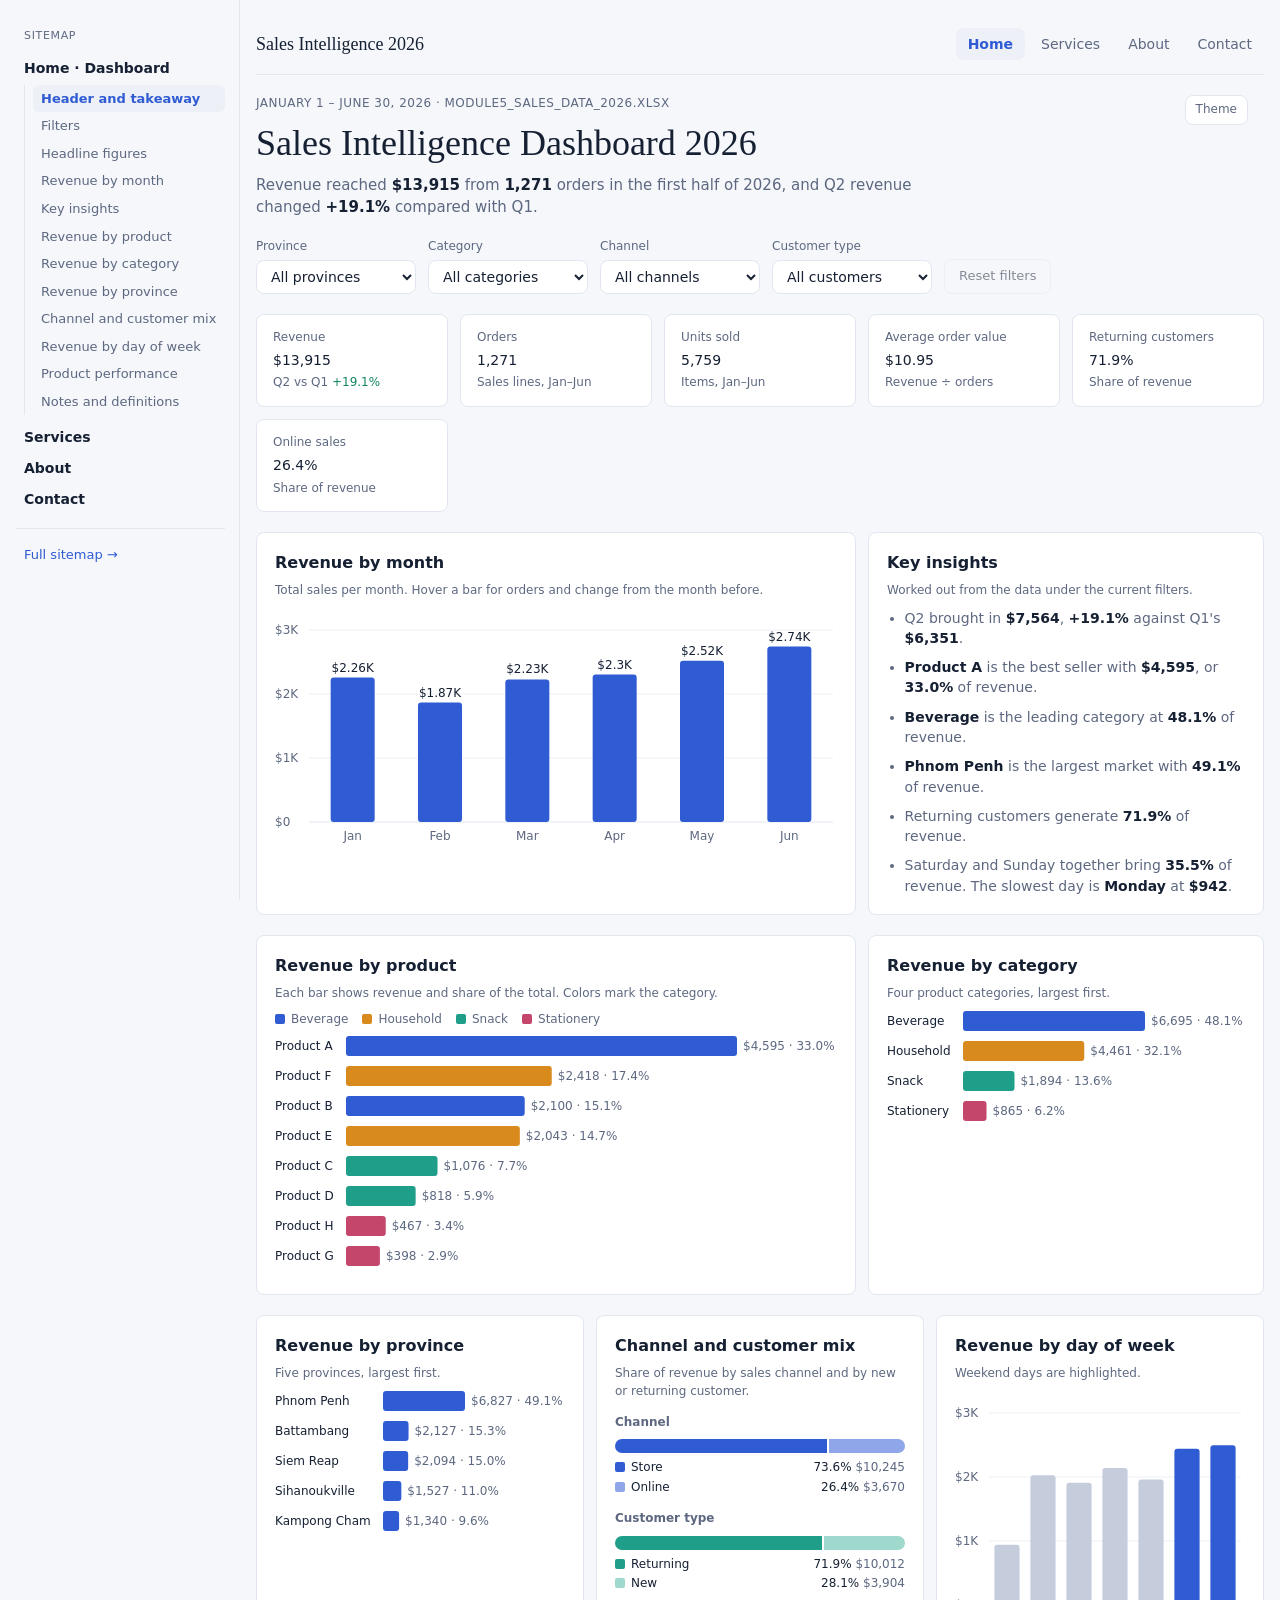
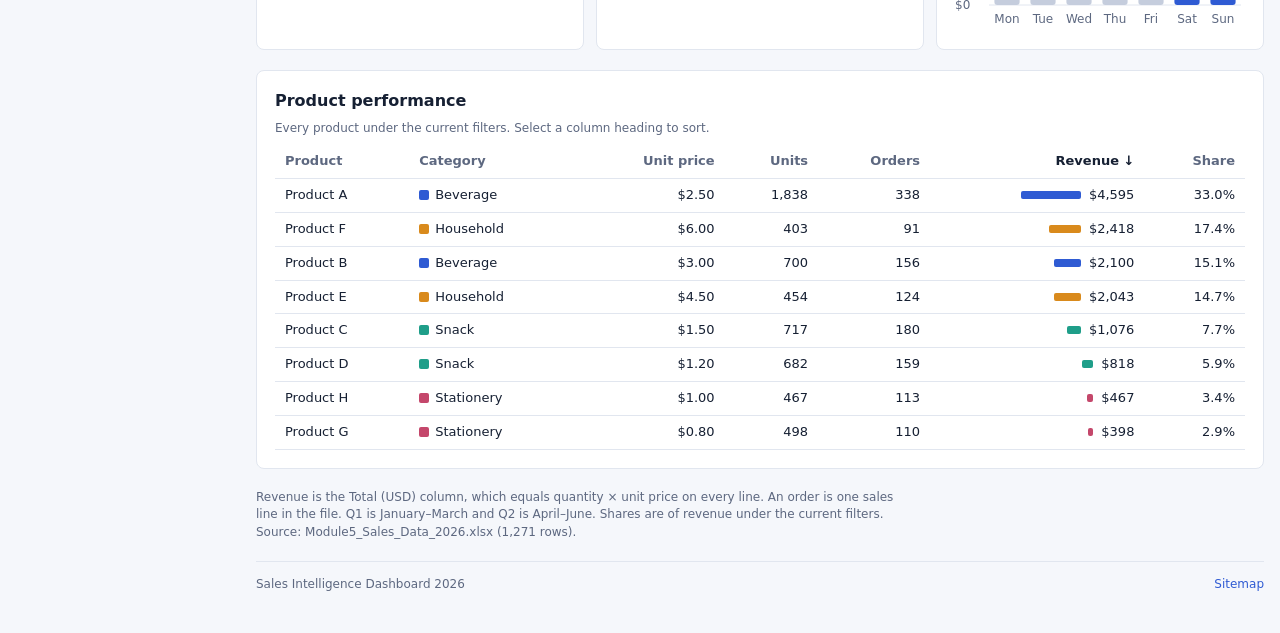
<file: index.html>
<!doctype html>
<html lang="en">
<head>
<meta charset="utf-8">
<meta name="viewport" content="width=device-width, initial-scale=1">
<title>Sales Intelligence Dashboard 2026</title>
<style>
/* Layout: one centered column — header, filters, KPI row, chart cards in wrapping rows, product table */
:root{
  --bg:#f5f7fb; --panel:#ffffff; --fg:#162033; --muted:#5d6880; --line:#e1e6ef; --grid:#edf0f6;
  --c1:#2f5bd3; --c2:#d98a1c; --c3:#1f9e89; --c4:#c4476b; --c5:#7a5cc4; --c6:#8fa7e8; --c7:#9fd8cc;
  --mutedbar:#c5cddd; --ok:#13865f; --bad:#c23b3b;
  --tip:#ffffff; --shadow:0 6px 20px rgba(22,32,51,.12);
  --sans:"Segoe UI",system-ui,-apple-system,"Helvetica Neue",Arial,sans-serif;
  --serif:Georgia,"Times New Roman",serif;
  --r:8px;
}
@media (prefers-color-scheme:dark){:root:not([data-theme="light"]){
  --bg:#0f1420; --panel:#171e2c; --fg:#e7ebf3; --muted:#9aa5bb; --line:#283246; --grid:#212a3b;
  --c1:#6f93f0; --c2:#f0a843; --c3:#3fc2a9; --c4:#e2708f; --c5:#a38bea; --c6:#3d5596; --c7:#2a6f62;
  --mutedbar:#3a4559; --ok:#45c48f; --bad:#f07070; --tip:#1f2738; --shadow:0 6px 20px rgba(0,0,0,.45);
  color-scheme:dark;}}
:root[data-theme="dark"]{
  --bg:#0f1420; --panel:#171e2c; --fg:#e7ebf3; --muted:#9aa5bb; --line:#283246; --grid:#212a3b;
  --c1:#6f93f0; --c2:#f0a843; --c3:#3fc2a9; --c4:#e2708f; --c5:#a38bea; --c6:#3d5596; --c7:#2a6f62;
  --mutedbar:#3a4559; --ok:#45c48f; --bad:#f07070; --tip:#1f2738; --shadow:0 6px 20px rgba(0,0,0,.45);
  color-scheme:dark;}
*{box-sizing:border-box;}
html{scroll-behavior:smooth;} 
.foot a{color:var(--c1);}
body{margin:0;background:var(--bg);color:var(--fg);font-family:var(--sans);font-size:14px;line-height:1.45;}
.wrap{max-width:1240px;margin:0 auto;padding:28px max(16px,env(safe-area-inset-right,0px)) 40px max(16px,env(safe-area-inset-left,0px));display:flex;flex-direction:column;gap:20px;}
.eyebrow{margin:0;font-size:12px;color:var(--muted);letter-spacing:.04em;text-transform:uppercase;}
h1{margin:4px 0 6px;font-family:var(--serif);font-weight:400;font-size:clamp(26px,4vw,36px);text-wrap:balance;}
.take{margin:0;color:var(--muted);max-width:72ch;font-size:15px;}
.take b,.ins b{color:var(--fg);font-weight:600;font-variant-numeric:tabular-nums;}
.filters{display:flex;flex-wrap:wrap;gap:12px;align-items:flex-end;}
.field{display:flex;flex-direction:column;gap:4px;font-size:12px;color:var(--muted);}
select,button{font:inherit;}
select{font-size:14px;color:var(--fg);background:var(--panel);border:1px solid var(--line);border-radius:var(--r);padding:7px 10px;min-width:10rem;max-width:100%;}
.reset{font-size:13px;color:var(--fg);background:transparent;border:1px solid var(--line);border-radius:var(--r);padding:7px 14px;cursor:pointer;}
.reset:disabled{opacity:.5;cursor:default;}
select:focus-visible,button:focus-visible{outline:2px solid var(--c1);outline-offset:2px;}
.kpis{display:grid;grid-template-columns:repeat(auto-fit,minmax(min(100%,10.5rem),1fr));gap:12px;}
.kpi,.card{background:var(--panel);border:1px solid var(--line);border-radius:var(--r);min-width:0;}
.kpi{padding:14px 16px;display:flex;flex-direction:column;gap:4px;}
.kpi .l{font-size:12px;color:var(--muted);}
.kpi .v{font-family:var(--serif);font-size:28px;line-height:1.15;font-variant-numeric:tabular-nums;}
.kpi .s{font-size:12px;color:var(--muted);font-variant-numeric:tabular-nums;}
.up{color:var(--ok);} .down{color:var(--bad);}
.row{display:flex;flex-wrap:wrap;gap:12px;}
.row>.card{flex:1 1 20rem;} .row>.g2{flex:2 1 28rem;}
.grid{display:grid;grid-template-columns:repeat(auto-fit,minmax(min(100%,19rem),1fr));gap:12px;}
.card{padding:18px;display:flex;flex-direction:column;gap:8px;}
.card h2{margin:0;font-size:16px;font-weight:600;}
.card h3{margin:6px 0 0;font-size:12px;font-weight:600;color:var(--muted);}
.note{margin:0;font-size:12px;color:var(--muted);}
.chart{position:relative;min-height:240px;}
.chart svg{display:block;overflow:visible;width:100%;height:auto;}
.tick{fill:var(--muted);font-size:12px;font-variant-numeric:tabular-nums;}
.lab{fill:var(--fg);font-size:12px;}
.val{fill:var(--muted);font-size:12px;font-variant-numeric:tabular-nums;}
.bv{fill:var(--fg);font-size:12px;font-variant-numeric:tabular-nums;}
.gl{stroke:var(--grid);} .ax{stroke:var(--line);}
.bar{transition:opacity .2s;}
.chart:hover .bar{opacity:.55;} .chart .bar:hover{opacity:1;}
.tip{position:absolute;z-index:3;background:var(--tip);border:1px solid var(--line);border-radius:var(--r);box-shadow:var(--shadow);padding:6px 10px;font-size:12px;pointer-events:none;white-space:nowrap;font-variant-numeric:tabular-nums;}
.tip .h{color:var(--muted);}
.empty{margin:0;font-size:12px;color:var(--muted);}
.ins{margin:0;padding-left:1.1rem;display:flex;flex-direction:column;gap:9px;color:var(--muted);font-size:14px;}
.legend{display:flex;flex-wrap:wrap;gap:6px 14px;font-size:12px;color:var(--muted);}
.sw{display:inline-block;width:10px;height:10px;border-radius:2px;margin-right:6px;vertical-align:-1px;}
.split{display:flex;flex-direction:column;gap:6px;}
.sbar{display:flex;height:14px;border-radius:var(--r);overflow:hidden;gap:2px;}
.sleg{display:flex;flex-direction:column;gap:2px;font-size:12px;font-variant-numeric:tabular-nums;}
.sleg>div{display:flex;justify-content:space-between;gap:8px;}
.sleg .m{color:var(--muted);}
.tbox{max-height:26rem;overflow:auto;}
table{width:100%;border-collapse:collapse;font-size:13px;font-variant-numeric:tabular-nums;}
th{position:sticky;top:0;background:var(--panel);text-align:left;font-weight:600;border-bottom:1px solid var(--line);padding:0;}
th.n,td.n{text-align:right;}
.sort{color:var(--muted);background:none;border:0;padding:7px 10px;cursor:pointer;width:100%;text-align:inherit;font-size:13px;}
th[aria-sort=ascending] .sort,th[aria-sort=descending] .sort{color:var(--fg);}
th[aria-sort=ascending] .sort::after{content:" ↑";} th[aria-sort=descending] .sort::after{content:" ↓";}
td{padding:7px 10px;border-bottom:1px solid var(--line);white-space:nowrap;}
.cb{display:inline-block;height:8px;border-radius:2px;margin-right:8px;}
@media (max-width:560px){.hn{display:none;}}
.foot{margin:0;font-size:12px;color:var(--muted);max-width:85ch;}
.theme{position:absolute;top:0;right:max(16px,env(safe-area-inset-right,0px));font-size:12px;color:var(--muted);background:var(--panel);border:1px solid var(--line);border-radius:var(--r);padding:5px 10px;cursor:pointer;}
.head{position:relative;padding-right:90px;}
@media (prefers-reduced-motion:no-preference){.bar{animation:rise .5s ease-out both;}@keyframes rise{from{opacity:0}to{opacity:1}}}
.topnav{display:flex;flex-wrap:wrap;align-items:center;justify-content:space-between;gap:10px 20px;padding-bottom:14px;border-bottom:1px solid var(--line);}
.topnav .brand{font-family:var(--serif);font-size:18px;color:var(--fg);text-decoration:none;}
.topnav .links{display:flex;flex-wrap:wrap;gap:4px;}
.topnav .links a{color:var(--muted);font-size:14px;padding:6px 12px;border-radius:var(--r);text-decoration:none;}
.topnav .links a:hover{color:var(--fg);background:var(--grid);}
.topnav .links a[aria-current="page"]{color:var(--c1);background:var(--grid);font-weight:600;}
.topnav a:focus-visible{outline:2px solid var(--c1);outline-offset:2px;}
.secnav{position:sticky;top:0;z-index:5;background:var(--bg);margin:0 -4px;padding:8px 4px;border-bottom:1px solid var(--line);}
.secnav ol{list-style:none;margin:0;padding:0;display:flex;gap:4px;overflow-x:auto;scrollbar-width:thin;}
.secnav li{flex:0 0 auto;}
.secnav a{display:block;font-size:13px;color:var(--muted);padding:5px 10px;border-radius:999px;text-decoration:none;white-space:nowrap;}
.secnav a:hover{color:var(--fg);background:var(--grid);}
.secnav a[aria-current="true"]{color:var(--c1);background:var(--grid);font-weight:600;}
.secnav a:focus-visible{outline:2px solid var(--c1);outline-offset:1px;}
[id]{scroll-margin-top:64px;}
.pagefoot{font-size:12px;color:var(--muted);border-top:1px solid var(--line);padding-top:14px;display:flex;flex-wrap:wrap;gap:6px 16px;justify-content:space-between;}
.pagefoot a{color:var(--c1);text-decoration:none;}
.shell{max-width:1500px;margin:0 auto;display:grid;grid-template-columns:240px minmax(0,1fr);}
.shell>.wrap{max-width:none;margin:0;min-width:0;}
.sidebar{position:sticky;top:0;align-self:start;height:100vh;overflow-y:auto;border-right:1px solid var(--line);padding:28px 14px 28px max(16px,env(safe-area-inset-left,0px));font-size:13px;}
.sidebar .sb-label{margin:0 0 10px 8px;font-size:11px;letter-spacing:.06em;text-transform:uppercase;color:var(--muted);}
.sidebar ul,.sidebar ol{list-style:none;margin:0;padding:0;}
.sidebar a{display:block;color:var(--muted);text-decoration:none;padding:5px 8px;border-radius:6px;line-height:1.35;}
.sidebar a:hover{color:var(--fg);background:var(--grid);}
.sidebar a:focus-visible{outline:2px solid var(--c1);outline-offset:1px;}
.sidebar .sb-page{font-weight:600;color:var(--fg);font-size:14px;}
.sidebar .sb-page[aria-current="page"]{color:var(--fg);}
.sidebar .sb-pages>li+li{margin-top:2px;}
.sidebar .sb-sections{margin:2px 0 8px 8px;padding-left:8px;border-left:1px solid var(--line);}
.sidebar .sb-sections a{font-size:13px;}
.sidebar .sb-sections a[aria-current="true"]{color:var(--c1);background:var(--grid);font-weight:600;}
.sidebar .sb-all{margin-top:14px;padding-top:12px;border-top:1px solid var(--line);}
.sidebar .sb-all a{color:var(--c1);}
@media (min-width:961px){.secnav{display:none;}}
@media (max-width:960px){.shell{display:block;}.sidebar{display:none;}}
</style>
</head>
<body>
<div class="shell">
<aside class="sidebar" aria-label="Sitemap">
  <p class="sb-label">Sitemap</p>
  <ul class="sb-pages">
    <li>
      <a class="sb-page" href="index.html" aria-current="page">Home · Dashboard</a>
      <ol class="sb-sections">
        <li><a href="#overview">Header and takeaway</a></li>
        <li><a href="#filters">Filters</a></li>
        <li><a href="#kpis">Headline figures</a></li>
        <li><a href="#monthly">Revenue by month</a></li>
        <li><a href="#insights">Key insights</a></li>
        <li><a href="#products">Revenue by product</a></li>
        <li><a href="#categories">Revenue by category</a></li>
        <li><a href="#provinces">Revenue by province</a></li>
        <li><a href="#mix">Channel and customer mix</a></li>
        <li><a href="#weekdays">Revenue by day of week</a></li>
        <li><a href="#product-table">Product performance</a></li>
        <li><a href="#notes">Notes and definitions</a></li>
      </ol>
    </li>
    <li><a class="sb-page" href="services.html">Services</a></li>
    <li><a class="sb-page" href="about.html">About</a></li>
    <li><a class="sb-page" href="contact.html">Contact</a></li>
  </ul>
  <p class="sb-all"><a href="sitemap.html">Full sitemap →</a></p>
</aside>
<div class="wrap">
  <nav class="topnav" aria-label="Main">
    <a class="brand" href="index.html">Sales Intelligence 2026</a>
    <div class="links">
      <a href="index.html" aria-current="page">Home</a>
      <a href="services.html">Services</a>
      <a href="about.html">About</a>
      <a href="contact.html">Contact</a>
    </div>
  </nav>
  <header class="head" id="overview">
    <p class="eyebrow">January 1 – June 30, 2026 · Module5_Sales_Data_2026.xlsx</p>
    <h1>Sales Intelligence Dashboard 2026</h1>
    <p class="take">Revenue reached <b id="t-rev">—</b> from <b id="t-ord">—</b> orders in the first half of 2026, and Q2 revenue changed <b id="t-g">—</b> compared with Q1.</p>
    <button class="theme" id="theme" type="button">Theme</button>
  </header>

  <nav class="secnav" aria-label="Sections on this page">
    <ol>
      <li><a href="#overview">Overview</a></li>
      <li><a href="#filters">Filters</a></li>
      <li><a href="#kpis">Headline figures</a></li>
      <li><a href="#monthly">Revenue by month</a></li>
      <li><a href="#insights">Key insights</a></li>
      <li><a href="#products">Product</a></li>
      <li><a href="#categories">Category</a></li>
      <li><a href="#provinces">Province</a></li>
      <li><a href="#mix">Channel &amp; customer</a></li>
      <li><a href="#weekdays">Day of week</a></li>
      <li><a href="#product-table">Product performance</a></li>
      <li><a href="#notes">Notes</a></li>
    </ol>
  </nav>

  <div class="filters" id="filters">
    <label class="field">Province<select id="f-province"></select></label>
    <label class="field">Category<select id="f-category"></select></label>
    <label class="field">Channel<select id="f-channel"></select></label>
    <label class="field">Customer type<select id="f-ctype"></select></label>
    <button class="reset" id="reset" type="button" disabled>Reset filters</button>
  </div>

  <section class="kpis" id="kpis">
    <div class="kpi"><span class="l">Revenue</span><span class="v" id="k-rev">—</span><span class="s">Q2 vs Q1 <span id="k-g">—</span></span></div>
    <div class="kpi"><span class="l">Orders</span><span class="v" id="k-ord">—</span><span class="s">Sales lines, Jan–Jun</span></div>
    <div class="kpi"><span class="l">Units sold</span><span class="v" id="k-qty">—</span><span class="s">Items, Jan–Jun</span></div>
    <div class="kpi"><span class="l">Average order value</span><span class="v" id="k-aov">—</span><span class="s">Revenue ÷ orders</span></div>
    <div class="kpi"><span class="l">Returning customers</span><span class="v" id="k-ret">—</span><span class="s">Share of revenue</span></div>
    <div class="kpi"><span class="l">Online sales</span><span class="v" id="k-onl">—</span><span class="s">Share of revenue</span></div>
  </section>

  <div class="row">
    <section class="card g2" id="monthly">
      <h2>Revenue by month</h2>
      <p class="note">Total sales per month. Hover a bar for orders and change from the month before.</p>
      <div class="chart" id="c-month"></div>
    </section>
    <section class="card" id="insights">
      <h2>Key insights</h2>
      <p class="note">Worked out from the data under the current filters.</p>
      <ul class="ins">
        <li>Q2 brought in <b id="i-q2">—</b>, <b id="i-g">—</b> against Q1's <b id="i-q1">—</b>.</li>
        <li><b id="i-p">—</b> is the best seller with <b id="i-pr">—</b>, or <b id="i-ps">—</b> of revenue.</li>
        <li><b id="i-c">—</b> is the leading category at <b id="i-cs">—</b> of revenue.</li>
        <li><b id="i-v">—</b> is the largest market with <b id="i-vs">—</b> of revenue.</li>
        <li>Returning customers generate <b id="i-ret">—</b> of revenue.</li>
        <li>Saturday and Sunday together bring <b id="i-we">—</b> of revenue. The slowest day is <b id="i-d">—</b> at <b id="i-dr">—</b>.</li>
      </ul>
    </section>
  </div>

  <div class="row">
    <section class="card g2" id="products">
      <h2>Revenue by product</h2>
      <p class="note">Each bar shows revenue and share of the total. Colors mark the category.</p>
      <div class="legend" id="legend"></div>
      <div class="chart" id="c-product"></div>
    </section>
    <section class="card" id="categories">
      <h2>Revenue by category</h2>
      <p class="note">Four product categories, largest first.</p>
      <div class="chart" id="c-category" style="min-height:140px"></div>
    </section>
  </div>

  <div class="grid">
    <section class="card" id="provinces">
      <h2>Revenue by province</h2>
      <p class="note">Five provinces, largest first.</p>
      <div class="chart" id="c-province" style="min-height:160px"></div>
    </section>
    <section class="card" id="mix">
      <h2>Channel and customer mix</h2>
      <p class="note">Share of revenue by sales channel and by new or returning customer.</p>
      <h3>Channel</h3><div class="split" id="s-channel"></div>
      <h3>Customer type</h3><div class="split" id="s-ctype"></div>
    </section>
    <section class="card" id="weekdays">
      <h2>Revenue by day of week</h2>
      <p class="note">Weekend days are highlighted.</p>
      <div class="chart" id="c-day"></div>
    </section>
  </div>

  <section class="card" id="product-table">
    <h2>Product performance</h2>
    <p class="note">Every product under the current filters. Select a column heading to sort.</p>
    <div class="tbox">
      <table>
        <thead><tr>
          <th aria-sort="none"><button class="sort" data-col="key">Product</button></th>
          <th aria-sort="none"><button class="sort" data-col="cat">Category</button></th>
          <th class="n hn" aria-sort="none"><button class="sort" data-col="price">Unit price</button></th>
          <th class="n" aria-sort="none"><button class="sort" data-col="qty">Units</button></th>
          <th class="n hn" aria-sort="none"><button class="sort" data-col="orders">Orders</button></th>
          <th class="n" aria-sort="descending"><button class="sort" data-col="revenue">Revenue</button></th>
          <th class="n" aria-sort="none"><button class="sort" data-col="share">Share</button></th>
        </tr></thead>
        <tbody id="tbody"></tbody>
      </table>
    </div>
  </section>

  <p class="foot" id="notes">Revenue is the Total (USD) column, which equals quantity × unit price on every line. An order is one sales line in the file. Q1 is January–March and Q2 is April–June. Shares are of revenue under the current filters. Source: Module5_Sales_Data_2026.xlsx (1,271 rows).</p>

  <footer class="pagefoot">
    <span>Sales Intelligence Dashboard 2026</span>
    <a href="sitemap.html">Sitemap</a>
  </footer>
</div>
</div>


<script>
const RAW = {"cols":["date","month","day","product","category","province","channel","ctype","qty","price","total"],"rows":[["2026-01-01","2026-01","Thursday","Product A","Beverage","Phnom Penh","Store","New",6,2.5,15.0],["2026-01-01","2026-01","Thursday","Product D","Snack","Phnom Penh","Online","Returning",5,1.2,6.0],["2026-01-01","2026-01","Thursday","Product E","Household","Battambang","Store","Returning",2,4.5,9.0],["2026-01-01","2026-01","Thursday","Product E","Household","Phnom Penh","Store","Returning",3,4.5,13.5],["2026-01-01","2026-01","Thursday","Product A","Beverage","Phnom Penh","Store","Returning",4,2.5,10.0],["2026-01-01","2026-01","Thursday","Product C","Snack","Phnom Penh","Store","Returning",3,1.5,4.5],["2026-01-01","2026-01","Thursday","Product D","Snack","Battambang","Online","Returning",2,1.2,2.4],["2026-01-02","2026-01","Friday","Product E","Household","Siem Reap","Store","Returning",5,4.5,22.5],["2026-01-02","2026-01","Friday","Product D","Snack","Phnom Penh","Store","Returning",3,1.2,3.6],["2026-01-02","2026-01","Friday","Product B","Beverage","Phnom Penh","Store","Returning",6,3.0,18.0],["2026-01-02","2026-01","Friday","Product B","Beverage","Phnom Penh","Store","New",4,3.0,12.0],["2026-01-02","2026-01","Friday","Product G","Stationery","Sihanoukville","Store","Returning",7,0.8,5.6],["2026-01-02","2026-01","Friday","Product E","Household","Sihanoukville","Store","Returning",2,4.5,9.0],["2026-01-03","2026-01","Saturday","Product D","Snack","Siem Reap","Online","Returning",11,1.2,13.2],["2026-01-03","2026-01","Saturday","Product E","Household","Phnom Penh","Store","Returning",4,4.5,18.0],["2026-01-03","2026-01","Saturday","Product A","Beverage","Phnom Penh","Store","Returning",7,2.5,17.5],["2026-01-03","2026-01","Saturday","Product A","Beverage","Sihanoukville","Store","New",3,2.5,7.5],["2026-01-03","2026-01","Saturday","Product C","Snack","Phnom Penh","Online","Returning",6,1.5,9.0],["2026-01-03","2026-01","Saturday","Product B","Beverage","Phnom Penh","Online","Returning",6,3.0,18.0],["2026-01-03","2026-01","Saturday","Product E","Household","Phnom Penh","Store","New",5,4.5,22.5],["2026-01-03","2026-01","Saturday","Product D","Snack","Phnom Penh","Store","Returning",2,1.2,2.4],["2026-01-03","2026-01","Saturday","Product H","Stationery","Sihanoukville","Store","Returning",5,1.0,5.0],["2026-01-04","2026-01","Sunday","Product C","Snack","Phnom Penh","Store","New",3,1.5,4.5],["2026-01-04","2026-01","Sunday","Product B","Beverage","Phnom Penh","Store","New",4,3.0,12.0],["2026-01-04","2026-01","Sunday","Product G","Stationery","Kampong Cham","Online","Returning",5,0.8,4.0],["2026-01-04","2026-01","Sunday","Product H","Stationery","Kampong Cham","Store","Returning",4,1.0,4.0],["2026-01-04","2026-01","Sunday","Product G","Stationery","Siem Reap","Online","New",6,0.8,4.8],["2026-01-04","2026-01","Sunday","Product A","Beverage","Battambang","Store","Returning",4,2.5,10.0],["2026-01-04","2026-01","Sunday","Product C","Snack","Sihanoukville","Store","Returning",3,1.5,4.5],["2026-01-04","2026-01","Sunday","Product A","Beverage","Siem Reap","Store","New",8,2.5,20.0],["2026-01-04","2026-01","Sunday","Product E","Household","Phnom Penh","Online","Returning",3,4.5,13.5],["2026-01-04","2026-01","Sunday","Product A","Beverage","Phnom Penh","Online","Returning",4,2.5,10.0],["2026-01-04","2026-01","Sunday","Product B","Beverage","Phnom Penh","Store","New",3,3.0,9.0],["2026-01-04","2026-01","Sunday","Product B","Beverage","Phnom Penh","Store","Returning",4,3.0,12.0],["2026-01-05","2026-01","Monday","Product A","Beverage","Phnom Penh","Store","Returning",4,2.5,10.0],["2026-01-05","2026-01","Monday","Product C","Snack","Kampong Cham","Store","Returning",4,1.5,6.0],["2026-01-05","2026-01","Monday","Product A","Beverage","Phnom Penh","Store","Returning",11,2.5,27.5],["2026-01-06","2026-01","Tuesday","Product A","Beverage","Phnom Penh","Store","New",6,2.5,15.0],["2026-01-06","2026-01","Tuesday","Product D","Snack","Kampong Cham","Online","Returning",2,1.2,2.4],["2026-01-06","2026-01","Tuesday","Product H","Stationery","Battambang","Online","New",2,1.0,2.0],["2026-01-06","2026-01","Tuesday","Product B","Beverage","Phnom Penh","Store","New",4,3.0,12.0],["2026-01-06","2026-01","Tuesday","Product B","Beverage","Phnom Penh","Online","Returning",10,3.0,30.0],["2026-01-06","2026-01","Tuesday","Product A","Beverage","Battambang","Store","Returning",6,2.5,15.0],["2026-01-06","2026-01","Tuesday","Product D","Snack","Battambang","Store","Returning",4,1.2,4.8],["2026-01-07","2026-01","Wednesday","Product E","Household","Phnom Penh","Store","Returning",3,4.5,13.5],["2026-01-07","2026-01","Wednesday","Product A","Beverage","Siem Reap","Store","Returning",6,2.5,15.0],["2026-01-07","2026-01","Wednesday","Product E","Household","Siem Reap","Store","Returning",2,4.5,9.0],["2026-01-07","2026-01","Wednesday","Product C","Snack","Sihanoukville","Store","Returning",2,1.5,3.0],["2026-01-07","2026-01","Wednesday","Product B","Beverage","Battambang","Store","Returning",4,3.0,12.0],["2026-01-07","2026-01","Wednesday","Product D","Snack","Phnom Penh","Store","New",10,1.2,12.0],["2026-01-08","2026-01","Thursday","Product A","Beverage","Sihanoukville","Store","Returning",10,2.5,25.0],["2026-01-08","2026-01","Thursday","Product D","Snack","Phnom Penh","Store","Returning",10,1.2,12.0],["2026-01-08","2026-01","Thursday","Product B","Beverage","Phnom Penh","Store","New",2,3.0,6.0],["2026-01-08","2026-01","Thursday","Product B","Beverage","Phnom Penh","Store","New",1,3.0,3.0],["2026-01-08","2026-01","Thursday","Product A","Beverage","Kampong Cham","Store","New",6,2.5,15.0],["2026-01-08","2026-01","Thursday","Product G","Stationery","Phnom Penh","Store","Returning",9,0.8,7.2],["2026-01-08","2026-01","Thursday","Product A","Beverage","Phnom Penh","Store","New",11,2.5,27.5],["2026-01-08","2026-01","Thursday","Product A","Beverage","Sihanoukville","Online","New",6,2.5,15.0],["2026-01-09","2026-01","Friday","Product E","Household","Sihanoukville","Store","Returning",2,4.5,9.0],["2026-01-09","2026-01","Friday","Product D","Snack","Battambang","Online","New",3,1.2,3.6],["2026-01-09","2026-01","Friday","Product D","Snack","Phnom Penh","Store","Returning",4,1.2,4.8],["2026-01-09","2026-01","Friday","Product E","Household","Kampong Cham","Store","Returning",3,4.5,13.5],["2026-01-09","2026-01","Friday","Product B","Beverage","Phnom Penh","Store","Returning",4,3.0,12.0],["2026-01-09","2026-01","Friday","Product A","Beverage","Phnom Penh","Store","Returning",5,2.5,12.5],["2026-01-09","2026-01","Friday","Product B","Beverage","Phnom Penh","Online","Returning",10,3.0,30.0],["2026-01-10","2026-01","Saturday","Product D","Snack","Battambang","Store","New",3,1.2,3.6],["2026-01-10","2026-01","Saturday","Product A","Beverage","Phnom Penh","Store","Returning",6,2.5,15.0],["2026-01-10","2026-01","Saturday","Product E","Household","Siem Reap","Store","Returning",2,4.5,9.0],["2026-01-10","2026-01","Saturday","Product G","Stationery","Sihanoukville","Store","Returning",3,0.8,2.4],["2026-01-10","2026-01","Saturday","Product C","Snack","Siem Reap","Store","Returning",3,1.5,4.5],["2026-01-10","2026-01","Saturday","Product G","Stationery","Sihanoukville","Store","New",4,0.8,3.2],["2026-01-10","2026-01","Saturday","Product B","Beverage","Phnom Penh","Store","New",6,3.0,18.0],["2026-01-10","2026-01","Saturday","Product C","Snack","Kampong Cham","Store","New",3,1.5,4.5],["2026-01-10","2026-01","Saturday","Product D","Snack","Kampong Cham","Store","New",6,1.2,7.2],["2026-01-11","2026-01","Sunday","Product E","Household","Sihanoukville","Store","Returning",1,4.5,4.5],["2026-01-11","2026-01","Sunday","Product C","Snack","Phnom Penh","Store","Returning",8,1.5,12.0],["2026-01-11","2026-01","Sunday","Product G","Stationery","Siem Reap","Store","New",5,0.8,4.0],["2026-01-11","2026-01","Sunday","Product B","Beverage","Phnom Penh","Store","New",6,3.0,18.0],["2026-01-11","2026-01","Sunday","Product H","Stationery","Phnom Penh","Store","Returning",5,1.0,5.0],["2026-01-11","2026-01","Sunday","Product C","Snack","Phnom Penh","Store","Returning",6,1.5,9.0],["2026-01-11","2026-01","Sunday","Product E","Household","Sihanoukville","Store","New",3,4.5,13.5],["2026-01-11","2026-01","Sunday","Product G","Stationery","Siem Reap","Store","Returning",5,0.8,4.0],["2026-01-11","2026-01","Sunday","Product A","Beverage","Phnom Penh","Store","Returning",5,2.5,12.5],["2026-01-12","2026-01","Monday","Product C","Snack","Phnom Penh","Store","Returning",3,1.5,4.5],["2026-01-12","2026-01","Monday","Product E","Household","Kampong Cham","Online","Returning",3,4.5,13.5],["2026-01-12","2026-01","Monday","Product H","Stationery","Phnom Penh","Store","New",4,1.0,4.0],["2026-01-13","2026-01","Tuesday","Product E","Household","Phnom Penh","Store","New",1,4.5,4.5],["2026-01-13","2026-01","Tuesday","Product A","Beverage","Siem Reap","Store","Returning",7,2.5,17.5],["2026-01-13","2026-01","Tuesday","Product D","Snack","Phnom Penh","Store","New",2,1.2,2.4],["2026-01-13","2026-01","Tuesday","Product C","Snack","Phnom Penh","Store","Returning",8,1.5,12.0],["2026-01-13","2026-01","Tuesday","Product A","Beverage","Kampong Cham","Store","New",6,2.5,15.0],["2026-01-13","2026-01","Tuesday","Product A","Beverage","Siem Reap","Store","Returning",11,2.5,27.5],["2026-01-14","2026-01","Wednesday","Product B","Beverage","Phnom Penh","Store","Returning",6,3.0,18.0],["2026-01-14","2026-01","Wednesday","Product D","Snack","Siem Reap","Store","Returning",6,1.2,7.2],["2026-01-14","2026-01","Wednesday","Product F","Household","Phnom Penh","Store","New",2,6.0,12.0],["2026-01-14","2026-01","Wednesday","Product A","Beverage","Sihanoukville","Online","Returning",7,2.5,17.5],["2026-01-14","2026-01","Wednesday","Product G","Stationery","Battambang","Store","Returning",8,0.8,6.4],["2026-01-14","2026-01","Wednesday","Product A","Beverage","Kampong Cham","Store","Returning",7,2.5,17.5],["2026-01-14","2026-01","Wednesday","Product A","Beverage","Phnom Penh","Store","Returning",6,2.5,15.0],["2026-01-15","2026-01","Thursday","Product A","Beverage","Sihanoukville","Store","Returning",6,2.5,15.0],["2026-01-15","2026-01","Thursday","Product D","Snack","Battambang","Store","Returning",9,1.2,10.8],["2026-01-15","2026-01","Thursday","Product H","Stationery","Siem Reap","Store","Returning",1,1.0,1.0],["2026-01-15","2026-01","Thursday","Product E","Household","Phnom Penh","Store","Returning",6,4.5,27.0],["2026-01-15","2026-01","Thursday","Product A","Beverage","Kampong Cham","Store","New",2,2.5,5.0],["2026-01-15","2026-01","Thursday","Product H","Stationery","Sihanoukville","Store","Returning",3,1.0,3.0],["2026-01-15","2026-01","Thursday","Product A","Beverage","Phnom Penh","Store","Returning",3,2.5,7.5],["2026-01-16","2026-01","Friday","Product G","Stationery","Sihanoukville","Online","Returning",3,0.8,2.4],["2026-01-16","2026-01","Friday","Product H","Stationery","Phnom Penh","Store","New",2,1.0,2.0],["2026-01-16","2026-01","Friday","Product A","Beverage","Phnom Penh","Online","Returning",5,2.5,12.5],["2026-01-16","2026-01","Friday","Product A","Beverage","Battambang","Store","Returning",7,2.5,17.5],["2026-01-16","2026-01","Friday","Product D","Snack","Sihanoukville","Online","Returning",3,1.2,3.6],["2026-01-16","2026-01","Friday","Product C","Snack","Siem Reap","Store","Returning",4,1.5,6.0],["2026-01-17","2026-01","Saturday","Product C","Snack","Kampong Cham","Store","Returning",4,1.5,6.0],["2026-01-17","2026-01","Saturday","Product C","Snack","Battambang","Store","Returning",2,1.5,3.0],["2026-01-17","2026-01","Saturday","Product C","Snack","Phnom Penh","Store","New",3,1.5,4.5],["2026-01-17","2026-01","Saturday","Product H","Stationery","Battambang","Store","Returning",7,1.0,7.0],["2026-01-17","2026-01","Saturday","Product C","Snack","Siem Reap","Store","New",3,1.5,4.5],["2026-01-17","2026-01","Saturday","Product G","Stationery","Phnom Penh","Store","Returning",8,0.8,6.4],["2026-01-17","2026-01","Saturday","Product G","Stationery","Battambang","Store","Returning",2,0.8,1.6],["2026-01-18","2026-01","Sunday","Product A","Beverage","Sihanoukville","Online","New",6,2.5,15.0],["2026-01-18","2026-01","Sunday","Product G","Stationery","Siem Reap","Store","Returning",7,0.8,5.6],["2026-01-18","2026-01","Sunday","Product F","Household","Phnom Penh","Store","Returning",12,6.0,72.0],["2026-01-18","2026-01","Sunday","Product G","Stationery","Phnom Penh","Store","Returning",9,0.8,7.2],["2026-01-18","2026-01","Sunday","Product C","Snack","Phnom Penh","Online","New",4,1.5,6.0],["2026-01-18","2026-01","Sunday","Product H","Stationery","Phnom Penh","Store","Returning",5,1.0,5.0],["2026-01-18","2026-01","Sunday","Product A","Beverage","Kampong Cham","Store","Returning",3,2.5,7.5],["2026-01-18","2026-01","Sunday","Product H","Stationery","Battambang","Store","Returning",6,1.0,6.0],["2026-01-18","2026-01","Sunday","Product C","Snack","Kampong Cham","Store","New",1,1.5,1.5],["2026-01-18","2026-01","Sunday","Product A","Beverage","Siem Reap","Store","New",3,2.5,7.5],["2026-01-19","2026-01","Monday","Product F","Household","Kampong Cham","Store","Returning",4,6.0,24.0],["2026-01-19","2026-01","Monday","Product G","Stationery","Sihanoukville","Store","Returning",4,0.8,3.2],["2026-01-20","2026-01","Tuesday","Product B","Beverage","Phnom Penh","Online","Returning",11,3.0,33.0],["2026-01-20","2026-01","Tuesday","Product D","Snack","Phnom Penh","Online","Returning",6,1.2,7.2],["2026-01-20","2026-01","Tuesday","Product H","Stationery","Battambang","Store","Returning",3,1.0,3.0],["2026-01-20","2026-01","Tuesday","Product E","Household","Phnom Penh","Online","Returning",2,4.5,9.0],["2026-01-20","2026-01","Tuesday","Product F","Household","Phnom Penh","Store","Returning",4,6.0,24.0],["2026-01-20","2026-01","Tuesday","Product A","Beverage","Phnom Penh","Store","Returning",3,2.5,7.5],["2026-01-21","2026-01","Wednesday","Product E","Household","Sihanoukville","Store","New",2,4.5,9.0],["2026-01-21","2026-01","Wednesday","Product D","Snack","Kampong Cham","Store","New",4,1.2,4.8],["2026-01-21","2026-01","Wednesday","Product A","Beverage","Siem Reap","Store","New",3,2.5,7.5],["2026-01-21","2026-01","Wednesday","Product A","Beverage","Kampong Cham","Store","Returning",12,2.5,30.0],["2026-01-21","2026-01","Wednesday","Product A","Beverage","Phnom Penh","Store","New",4,2.5,10.0],["2026-01-21","2026-01","Wednesday","Product F","Household","Phnom Penh","Store","Returning",3,6.0,18.0],["2026-01-22","2026-01","Thursday","Product F","Household","Phnom Penh","Online","Returning",6,6.0,36.0],["2026-01-22","2026-01","Thursday","Product D","Snack","Kampong Cham","Store","Returning",4,1.2,4.8],["2026-01-22","2026-01","Thursday","Product E","Household","Phnom Penh","Store","New",2,4.5,9.0],["2026-01-22","2026-01","Thursday","Product A","Beverage","Siem Reap","Store","Returning",10,2.5,25.0],["2026-01-22","2026-01","Thursday","Product G","Stationery","Kampong Cham","Store","Returning",6,0.8,4.8],["2026-01-22","2026-01","Thursday","Product C","Snack","Phnom Penh","Store","Returning",6,1.5,9.0],["2026-01-22","2026-01","Thursday","Product H","Stationery","Sihanoukville","Store","New",1,1.0,1.0],["2026-01-23","2026-01","Friday","Product H","Stationery","Phnom Penh","Store","Returning",3,1.0,3.0],["2026-01-23","2026-01","Friday","Product G","Stationery","Phnom Penh","Store","New",5,0.8,4.0],["2026-01-23","2026-01","Friday","Product A","Beverage","Phnom Penh","Online","New",1,2.5,2.5],["2026-01-23","2026-01","Friday","Product A","Beverage","Phnom Penh","Online","New",6,2.5,15.0],["2026-01-23","2026-01","Friday","Product D","Snack","Battambang","Store","New",8,1.2,9.6],["2026-01-23","2026-01","Friday","Product A","Beverage","Phnom Penh","Store","New",3,2.5,7.5],["2026-01-24","2026-01","Saturday","Product F","Household","Battambang","Store","Returning",5,6.0,30.0],["2026-01-24","2026-01","Saturday","Product A","Beverage","Phnom Penh","Store","New",6,2.5,15.0],["2026-01-24","2026-01","Saturday","Product D","Snack","Battambang","Store","Returning",6,1.2,7.2],["2026-01-24","2026-01","Saturday","Product H","Stationery","Sihanoukville","Store","New",4,1.0,4.0],["2026-01-24","2026-01","Saturday","Product D","Snack","Sihanoukville","Store","New",5,1.2,6.0],["2026-01-24","2026-01","Saturday","Product D","Snack","Phnom Penh","Store","New",3,1.2,3.6],["2026-01-24","2026-01","Saturday","Product F","Household","Phnom Penh","Store","Returning",4,6.0,24.0],["2026-01-24","2026-01","Saturday","Product D","Snack","Phnom Penh","Store","Returning",3,1.2,3.6],["2026-01-25","2026-01","Sunday","Product C","Snack","Phnom Penh","Store","Returning",3,1.5,4.5],["2026-01-25","2026-01","Sunday","Product B","Beverage","Phnom Penh","Store","New",4,3.0,12.0],["2026-01-25","2026-01","Sunday","Product G","Stationery","Battambang","Store","New",2,0.8,1.6],["2026-01-25","2026-01","Sunday","Product C","Snack","Phnom Penh","Online","Returning",6,1.5,9.0],["2026-01-25","2026-01","Sunday","Product A","Beverage","Phnom Penh","Store","Returning",4,2.5,10.0],["2026-01-25","2026-01","Sunday","Product E","Household","Kampong Cham","Store","Returning",4,4.5,18.0],["2026-01-25","2026-01","Sunday","Product H","Stationery","Siem Reap","Store","Returning",1,1.0,1.0],["2026-01-25","2026-01","Sunday","Product A","Beverage","Siem Reap","Store","New",4,2.5,10.0],["2026-01-26","2026-01","Monday","Product F","Household","Siem Reap","Store","Returning",2,6.0,12.0],["2026-01-26","2026-01","Monday","Product B","Beverage","Phnom Penh","Store","Returning",8,3.0,24.0],["2026-01-27","2026-01","Tuesday","Product B","Beverage","Phnom Penh","Store","Returning",2,3.0,6.0],["2026-01-27","2026-01","Tuesday","Product B","Beverage","Phnom Penh","Online","Returning",4,3.0,12.0],["2026-01-27","2026-01","Tuesday","Product F","Household","Kampong Cham","Store","Returning",4,6.0,24.0],["2026-01-27","2026-01","Tuesday","Product D","Snack","Battambang","Store","Returning",3,1.2,3.6],["2026-01-27","2026-01","Tuesday","Product G","Stationery","Phnom Penh","Online","Returning",4,0.8,3.2],["2026-01-27","2026-01","Tuesday","Product C","Snack","Phnom Penh","Store","Returning",8,1.5,12.0],["2026-01-27","2026-01","Tuesday","Product G","Stationery","Phnom Penh","Store","Returning",3,0.8,2.4],["2026-01-28","2026-01","Wednesday","Product E","Household","Phnom Penh","Online","Returning",4,4.5,18.0],["2026-01-28","2026-01","Wednesday","Product C","Snack","Phnom Penh","Store","Returning",4,1.5,6.0],["2026-01-28","2026-01","Wednesday","Product A","Beverage","Sihanoukville","Online","Returning",11,2.5,27.5],["2026-01-28","2026-01","Wednesday","Product B","Beverage","Phnom Penh","Store","New",6,3.0,18.0],["2026-01-28","2026-01","Wednesday","Product B","Beverage","Phnom Penh","Store","Returning",4,3.0,12.0],["2026-01-28","2026-01","Wednesday","Product D","Snack","Siem Reap","Store","Returning",5,1.2,6.0],["2026-01-28","2026-01","Wednesday","Product A","Beverage","Phnom Penh","Store","Returning",3,2.5,7.5],["2026-01-29","2026-01","Thursday","Product C","Snack","Battambang","Store","Returning",3,1.5,4.5],["2026-01-29","2026-01","Thursday","Product D","Snack","Siem Reap","Store","Returning",3,1.2,3.6],["2026-01-29","2026-01","Thursday","Product F","Household","Phnom Penh","Store","Returning",3,6.0,18.0],["2026-01-29","2026-01","Thursday","Product B","Beverage","Sihanoukville","Store","Returning",2,3.0,6.0],["2026-01-29","2026-01","Thursday","Product A","Beverage","Battambang","Store","Returning",5,2.5,12.5],["2026-01-29","2026-01","Thursday","Product E","Household","Sihanoukville","Store","New",4,4.5,18.0],["2026-01-29","2026-01","Thursday","Product D","Snack","Battambang","Store","Returning",2,1.2,2.4],["2026-01-30","2026-01","Friday","Product A","Beverage","Battambang","Online","New",12,2.5,30.0],["2026-01-30","2026-01","Friday","Product C","Snack","Phnom Penh","Store","Returning",4,1.5,6.0],["2026-01-30","2026-01","Friday","Product B","Beverage","Phnom Penh","Store","New",6,3.0,18.0],["2026-01-30","2026-01","Friday","Product C","Snack","Sihanoukville","Store","Returning",4,1.5,6.0],["2026-01-30","2026-01","Friday","Product G","Stationery","Sihanoukville","Store","Returning",3,0.8,2.4],["2026-01-30","2026-01","Friday","Product B","Beverage","Phnom Penh","Online","New",1,3.0,3.0],["2026-01-30","2026-01","Friday","Product H","Stationery","Siem Reap","Store","New",10,1.0,10.0],["2026-01-31","2026-01","Saturday","Product A","Beverage","Phnom Penh","Store","New",5,2.5,12.5],["2026-01-31","2026-01","Saturday","Product E","Household","Phnom Penh","Store","Returning",3,4.5,13.5],["2026-01-31","2026-01","Saturday","Product D","Snack","Sihanoukville","Store","New",3,1.2,3.6],["2026-01-31","2026-01","Saturday","Product D","Snack","Siem Reap","Store","Returning",3,1.2,3.6],["2026-01-31","2026-01","Saturday","Product B","Beverage","Phnom Penh","Online","New",2,3.0,6.0],["2026-01-31","2026-01","Saturday","Product B","Beverage","Phnom Penh","Store","Returning",5,3.0,15.0],["2026-01-31","2026-01","Saturday","Product D","Snack","Sihanoukville","Store","Returning",3,1.2,3.6],["2026-01-31","2026-01","Saturday","Product B","Beverage","Phnom Penh","Store","Returning",7,3.0,21.0],["2026-02-01","2026-02","Sunday","Product B","Beverage","Phnom Penh","Store","New",4,3.0,12.0],["2026-02-01","2026-02","Sunday","Product H","Stationery","Phnom Penh","Store","Returning",3,1.0,3.0],["2026-02-01","2026-02","Sunday","Product F","Household","Phnom Penh","Store","New",6,6.0,36.0],["2026-02-01","2026-02","Sunday","Product G","Stationery","Phnom Penh","Store","Returning",9,0.8,7.2],["2026-02-01","2026-02","Sunday","Product A","Beverage","Siem Reap","Store","New",7,2.5,17.5],["2026-02-01","2026-02","Sunday","Product B","Beverage","Sihanoukville","Store","Returning",4,3.0,12.0],["2026-02-01","2026-02","Sunday","Product A","Beverage","Phnom Penh","Store","New",8,2.5,20.0],["2026-02-01","2026-02","Sunday","Product C","Snack","Phnom Penh","Online","Returning",5,1.5,7.5],["2026-02-02","2026-02","Monday","Product B","Beverage","Phnom Penh","Store","Returning",7,3.0,21.0],["2026-02-02","2026-02","Monday","Product D","Snack","Kampong Cham","Online","Returning",3,1.2,3.6],["2026-02-02","2026-02","Monday","Product A","Beverage","Phnom Penh","Store","Returning",5,2.5,12.5],["2026-02-03","2026-02","Tuesday","Product A","Beverage","Kampong Cham","Store","Returning",6,2.5,15.0],["2026-02-03","2026-02","Tuesday","Product A","Beverage","Siem Reap","Store","Returning",5,2.5,12.5],["2026-02-03","2026-02","Tuesday","Product H","Stationery","Phnom Penh","Store","Returning",10,1.0,10.0],["2026-02-03","2026-02","Tuesday","Product B","Beverage","Phnom Penh","Store","New",2,3.0,6.0],["2026-02-03","2026-02","Tuesday","Product A","Beverage","Sihanoukville","Store","New",6,2.5,15.0],["2026-02-04","2026-02","Wednesday","Product C","Snack","Phnom Penh","Store","New",2,1.5,3.0],["2026-02-04","2026-02","Wednesday","Product B","Beverage","Phnom Penh","Online","Returning",3,3.0,9.0],["2026-02-04","2026-02","Wednesday","Product A","Beverage","Phnom Penh","Store","New",3,2.5,7.5],["2026-02-04","2026-02","Wednesday","Product C","Snack","Kampong Cham","Store","Returning",6,1.5,9.0],["2026-02-04","2026-02","Wednesday","Product A","Beverage","Siem Reap","Store","Returning",9,2.5,22.5],["2026-02-05","2026-02","Thursday","Product A","Beverage","Battambang","Store","New",2,2.5,5.0],["2026-02-05","2026-02","Thursday","Product E","Household","Phnom Penh","Store","New",3,4.5,13.5],["2026-02-05","2026-02","Thursday","Product B","Beverage","Phnom Penh","Store","Returning",6,3.0,18.0],["2026-02-05","2026-02","Thursday","Product A","Beverage","Siem Reap","Store","New",10,2.5,25.0],["2026-02-05","2026-02","Thursday","Product H","Stationery","Phnom Penh","Store","New",1,1.0,1.0],["2026-02-06","2026-02","Friday","Product F","Household","Battambang","Store","Returning",6,6.0,36.0],["2026-02-06","2026-02","Friday","Product A","Beverage","Phnom Penh","Store","Returning",5,2.5,12.5],["2026-02-06","2026-02","Friday","Product A","Beverage","Siem Reap","Store","Returning",4,2.5,10.0],["2026-02-06","2026-02","Friday","Product B","Beverage","Phnom Penh","Store","New",1,3.0,3.0],["2026-02-06","2026-02","Friday","Product A","Beverage","Siem Reap","Store","Returning",7,2.5,17.5],["2026-02-07","2026-02","Saturday","Product B","Beverage","Kampong Cham","Store","Returning",5,3.0,15.0],["2026-02-07","2026-02","Saturday","Product D","Snack","Siem Reap","Store","Returning",6,1.2,7.2],["2026-02-07","2026-02","Saturday","Product A","Beverage","Phnom Penh","Online","New",3,2.5,7.5],["2026-02-07","2026-02","Saturday","Product C","Snack","Kampong Cham","Store","Returning",5,1.5,7.5],["2026-02-07","2026-02","Saturday","Product D","Snack","Battambang","Store","Returning",3,1.2,3.6],["2026-02-07","2026-02","Saturday","Product H","Stationery","Phnom Penh","Store","Returning",1,1.0,1.0],["2026-02-07","2026-02","Saturday","Product E","Household","Kampong Cham","Store","New",3,4.5,13.5],["2026-02-08","2026-02","Sunday","Product E","Household","Phnom Penh","Store","Returning",5,4.5,22.5],["2026-02-08","2026-02","Sunday","Product A","Beverage","Siem Reap","Store","Returning",7,2.5,17.5],["2026-02-08","2026-02","Sunday","Product C","Snack","Kampong Cham","Online","Returning",3,1.5,4.5],["2026-02-08","2026-02","Sunday","Product A","Beverage","Kampong Cham","Online","New",4,2.5,10.0],["2026-02-08","2026-02","Sunday","Product F","Household","Phnom Penh","Store","Returning",2,6.0,12.0],["2026-02-08","2026-02","Sunday","Product D","Snack","Phnom Penh","Store","Returning",5,1.2,6.0],["2026-02-08","2026-02","Sunday","Product D","Snack","Battambang","Store","New",4,1.2,4.8],["2026-02-08","2026-02","Sunday","Product F","Household","Phnom Penh","Online","Returning",5,6.0,30.0],["2026-02-09","2026-02","Monday","Product D","Snack","Phnom Penh","Store","New",6,1.2,7.2],["2026-02-09","2026-02","Monday","Product D","Snack","Phnom Penh","Store","New",3,1.2,3.6],["2026-02-09","2026-02","Monday","Product C","Snack","Battambang","Online","Returning",4,1.5,6.0],["2026-02-10","2026-02","Tuesday","Product B","Beverage","Phnom Penh","Store","Returning",3,3.0,9.0],["2026-02-10","2026-02","Tuesday","Product A","Beverage","Phnom Penh","Store","New",3,2.5,7.5],["2026-02-10","2026-02","Tuesday","Product F","Household","Kampong Cham","Store","Returning",4,6.0,24.0],["2026-02-10","2026-02","Tuesday","Product C","Snack","Phnom Penh","Online","New",3,1.5,4.5],["2026-02-10","2026-02","Tuesday","Product H","Stationery","Phnom Penh","Store","Returning",5,1.0,5.0],["2026-02-10","2026-02","Tuesday","Product B","Beverage","Phnom Penh","Online","Returning",3,3.0,9.0],["2026-02-11","2026-02","Wednesday","Product A","Beverage","Kampong Cham","Store","Returning",6,2.5,15.0],["2026-02-11","2026-02","Wednesday","Product A","Beverage","Siem Reap","Store","Returning",3,2.5,7.5],["2026-02-11","2026-02","Wednesday","Product C","Snack","Phnom Penh","Store","Returning",9,1.5,13.5],["2026-02-11","2026-02","Wednesday","Product A","Beverage","Siem Reap","Store","Returning",10,2.5,25.0],["2026-02-11","2026-02","Wednesday","Product E","Household","Phnom Penh","Store","Returning",3,4.5,13.5],["2026-02-11","2026-02","Wednesday","Product H","Stationery","Phnom Penh","Store","Returning",9,1.0,9.0],["2026-02-12","2026-02","Thursday","Product A","Beverage","Phnom Penh","Online","Returning",4,2.5,10.0],["2026-02-12","2026-02","Thursday","Product C","Snack","Kampong Cham","Store","New",4,1.5,6.0],["2026-02-12","2026-02","Thursday","Product E","Household","Siem Reap","Online","Returning",6,4.5,27.0],["2026-02-12","2026-02","Thursday","Product A","Beverage","Battambang","Online","New",1,2.5,2.5],["2026-02-12","2026-02","Thursday","Product C","Snack","Phnom Penh","Store","Returning",5,1.5,7.5],["2026-02-13","2026-02","Friday","Product F","Household","Phnom Penh","Store","New",2,6.0,12.0],["2026-02-13","2026-02","Friday","Product G","Stationery","Battambang","Online","Returning",3,0.8,2.4],["2026-02-13","2026-02","Friday","Product H","Stationery","Siem Reap","Store","New",3,1.0,3.0],["2026-02-13","2026-02","Friday","Product C","Snack","Siem Reap","Store","New",4,1.5,6.0],["2026-02-13","2026-02","Friday","Product B","Beverage","Sihanoukville","Store","New",5,3.0,15.0],["2026-02-14","2026-02","Saturday","Product A","Beverage","Phnom Penh","Store","Returning",5,2.5,12.5],["2026-02-14","2026-02","Saturday","Product H","Stationery","Kampong Cham","Online","Returning",8,1.0,8.0],["2026-02-14","2026-02","Saturday","Product E","Household","Phnom Penh","Store","Returning",5,4.5,22.5],["2026-02-14","2026-02","Saturday","Product A","Beverage","Battambang","Store","Returning",7,2.5,17.5],["2026-02-14","2026-02","Saturday","Product D","Snack","Siem Reap","Store","Returning",3,1.2,3.6],["2026-02-14","2026-02","Saturday","Product C","Snack","Siem Reap","Store","New",2,1.5,3.0],["2026-02-14","2026-02","Saturday","Product B","Beverage","Phnom Penh","Store","Returning",4,3.0,12.0],["2026-02-15","2026-02","Sunday","Product C","Snack","Phnom Penh","Store","Returning",4,1.5,6.0],["2026-02-15","2026-02","Sunday","Product D","Snack","Phnom Penh","Store","New",1,1.2,1.2],["2026-02-15","2026-02","Sunday","Product G","Stationery","Phnom Penh","Store","New",1,0.8,0.8],["2026-02-15","2026-02","Sunday","Product B","Beverage","Phnom Penh","Store","Returning",9,3.0,27.0],["2026-02-15","2026-02","Sunday","Product B","Beverage","Kampong Cham","Store","Returning",10,3.0,30.0],["2026-02-15","2026-02","Sunday","Product A","Beverage","Sihanoukville","Store","New",6,2.5,15.0],["2026-02-16","2026-02","Monday","Product A","Beverage","Phnom Penh","Store","Returning",4,2.5,10.0],["2026-02-16","2026-02","Monday","Product F","Household","Siem Reap","Store","Returning",8,6.0,48.0],["2026-02-16","2026-02","Monday","Product F","Household","Siem Reap","Online","New",2,6.0,12.0],["2026-02-17","2026-02","Tuesday","Product C","Snack","Phnom Penh","Store","Returning",7,1.5,10.5],["2026-02-17","2026-02","Tuesday","Product E","Household","Battambang","Store","New",3,4.5,13.5],["2026-02-17","2026-02","Tuesday","Product C","Snack","Siem Reap","Store","Returning",5,1.5,7.5],["2026-02-17","2026-02","Tuesday","Product G","Stationery","Sihanoukville","Store","Returning",9,0.8,7.2],["2026-02-17","2026-02","Tuesday","Product D","Snack","Siem Reap","Online","New",8,1.2,9.6],["2026-02-17","2026-02","Tuesday","Product B","Beverage","Phnom Penh","Online","Returning",4,3.0,12.0],["2026-02-17","2026-02","Tuesday","Product D","Snack","Phnom Penh","Online","Returning",6,1.2,7.2],["2026-02-18","2026-02","Wednesday","Product B","Beverage","Phnom Penh","Online","Returning",4,3.0,12.0],["2026-02-18","2026-02","Wednesday","Product G","Stationery","Siem Reap","Online","Returning",3,0.8,2.4],["2026-02-18","2026-02","Wednesday","Product E","Household","Siem Reap","Online","Returning",1,4.5,4.5],["2026-02-19","2026-02","Thursday","Product F","Household","Sihanoukville","Store","Returning",7,6.0,42.0],["2026-02-19","2026-02","Thursday","Product D","Snack","Phnom Penh","Online","Returning",4,1.2,4.8],["2026-02-19","2026-02","Thursday","Product C","Snack","Sihanoukville","Store","Returning",2,1.5,3.0],["2026-02-19","2026-02","Thursday","Product E","Household","Kampong Cham","Store","Returning",12,4.5,54.0],["2026-02-19","2026-02","Thursday","Product C","Snack","Kampong Cham","Store","Returning",11,1.5,16.5],["2026-02-20","2026-02","Friday","Product A","Beverage","Phnom Penh","Store","Returning",6,2.5,15.0],["2026-02-20","2026-02","Friday","Product D","Snack","Siem Reap","Store","Returning",6,1.2,7.2],["2026-02-20","2026-02","Friday","Product A","Beverage","Sihanoukville","Store","Returning",4,2.5,10.0],["2026-02-20","2026-02","Friday","Product C","Snack","Battambang","Store","Returning",3,1.5,4.5],["2026-02-20","2026-02","Friday","Product A","Beverage","Phnom Penh","Store","Returning",4,2.5,10.0],["2026-02-20","2026-02","Friday","Product D","Snack","Kampong Cham","Store","Returning",1,1.2,1.2],["2026-02-20","2026-02","Friday","Product F","Household","Battambang","Store","Returning",5,6.0,30.0],["2026-02-21","2026-02","Saturday","Product H","Stationery","Kampong Cham","Online","New",3,1.0,3.0],["2026-02-21","2026-02","Saturday","Product C","Snack","Sihanoukville","Store","New",1,1.5,1.5],["2026-02-21","2026-02","Saturday","Product G","Stationery","Phnom Penh","Store","New",4,0.8,3.2],["2026-02-21","2026-02","Saturday","Product A","Beverage","Battambang","Online","New",5,2.5,12.5],["2026-02-21","2026-02","Saturday","Product A","Beverage","Phnom Penh","Store","New",6,2.5,15.0],["2026-02-21","2026-02","Saturday","Product A","Beverage","Siem Reap","Online","Returning",5,2.5,12.5],["2026-02-21","2026-02","Saturday","Product A","Beverage","Phnom Penh","Store","Returning",9,2.5,22.5],["2026-02-21","2026-02","Saturday","Product C","Snack","Sihanoukville","Online","Returning",4,1.5,6.0],["2026-02-22","2026-02","Sunday","Product B","Beverage","Phnom Penh","Store","Returning",3,3.0,9.0],["2026-02-22","2026-02","Sunday","Product E","Household","Phnom Penh","Store","Returning",6,4.5,27.0],["2026-02-22","2026-02","Sunday","Product A","Beverage","Phnom Penh","Store","New",5,2.5,12.5],["2026-02-22","2026-02","Sunday","Product H","Stationery","Phnom Penh","Store","Returning",7,1.0,7.0],["2026-02-22","2026-02","Sunday","Product C","Snack","Battambang","Store","Returning",4,1.5,6.0],["2026-02-22","2026-02","Sunday","Product G","Stationery","Siem Reap","Store","Returning",1,0.8,0.8],["2026-02-23","2026-02","Monday","Product H","Stationery","Battambang","Store","Returning",7,1.0,7.0],["2026-02-23","2026-02","Monday","Product A","Beverage","Phnom Penh","Online","Returning",5,2.5,12.5],["2026-02-23","2026-02","Monday","Product C","Snack","Phnom Penh","Store","Returning",4,1.5,6.0],["2026-02-24","2026-02","Tuesday","Product E","Household","Sihanoukville","Store","New",5,4.5,22.5],["2026-02-24","2026-02","Tuesday","Product A","Beverage","Phnom Penh","Store","Returning",6,2.5,15.0],["2026-02-24","2026-02","Tuesday","Product A","Beverage","Phnom Penh","Store","Returning",2,2.5,5.0],["2026-02-24","2026-02","Tuesday","Product C","Snack","Battambang","Store","New",2,1.5,3.0],["2026-02-24","2026-02","Tuesday","Product G","Stationery","Siem Reap","Store","Returning",3,0.8,2.4],["2026-02-25","2026-02","Wednesday","Product A","Beverage","Phnom Penh","Store","New",9,2.5,22.5],["2026-02-25","2026-02","Wednesday","Product C","Snack","Battambang","Online","New",1,1.5,1.5],["2026-02-25","2026-02","Wednesday","Product G","Stationery","Kampong Cham","Online","New",4,0.8,3.2],["2026-02-25","2026-02","Wednesday","Product C","Snack","Siem Reap","Store","Returning",6,1.5,9.0],["2026-02-25","2026-02","Wednesday","Product D","Snack","Phnom Penh","Store","New",2,1.2,2.4],["2026-02-26","2026-02","Thursday","Product F","Household","Phnom Penh","Store","Returning",6,6.0,36.0],["2026-02-26","2026-02","Thursday","Product F","Household","Battambang","Online","New",2,6.0,12.0],["2026-02-26","2026-02","Thursday","Product A","Beverage","Phnom Penh","Online","Returning",7,2.5,17.5],["2026-02-26","2026-02","Thursday","Product A","Beverage","Phnom Penh","Store","Returning",6,2.5,15.0],["2026-02-26","2026-02","Thursday","Product A","Beverage","Siem Reap","Store","New",2,2.5,5.0],["2026-02-26","2026-02","Thursday","Product E","Household","Phnom Penh","Online","New",4,4.5,18.0],["2026-02-27","2026-02","Friday","Product H","Stationery","Siem Reap","Online","Returning",2,1.0,2.0],["2026-02-27","2026-02","Friday","Product B","Beverage","Phnom Penh","Online","New",8,3.0,24.0],["2026-02-27","2026-02","Friday","Product A","Beverage","Phnom Penh","Online","Returning",3,2.5,7.5],["2026-02-27","2026-02","Friday","Product E","Household","Phnom Penh","Online","Returning",6,4.5,27.0],["2026-02-27","2026-02","Friday","Product E","Household","Phnom Penh","Online","Returning",3,4.5,13.5],["2026-02-27","2026-02","Friday","Product A","Beverage","Phnom Penh","Store","Returning",7,2.5,17.5],["2026-02-28","2026-02","Saturday","Product D","Snack","Siem Reap","Online","Returning",4,1.2,4.8],["2026-02-28","2026-02","Saturday","Product B","Beverage","Phnom Penh","Store","Returning",3,3.0,9.0],["2026-02-28","2026-02","Saturday","Product B","Beverage","Phnom Penh","Store","Returning",4,3.0,12.0],["2026-02-28","2026-02","Saturday","Product H","Stationery","Phnom Penh","Store","Returning",5,1.0,5.0],["2026-02-28","2026-02","Saturday","Product B","Beverage","Phnom Penh","Store","Returning",9,3.0,27.0],["2026-02-28","2026-02","Saturday","Product D","Snack","Siem Reap","Store","Returning",12,1.2,14.4],["2026-02-28","2026-02","Saturday","Product H","Stationery","Phnom Penh","Store","New",1,1.0,1.0],["2026-02-28","2026-02","Saturday","Product F","Household","Sihanoukville","Store","Returning",3,6.0,18.0],["2026-03-01","2026-03","Sunday","Product H","Stationery","Siem Reap","Store","New",1,1.0,1.0],["2026-03-01","2026-03","Sunday","Product F","Household","Phnom Penh","Store","Returning",5,6.0,30.0],["2026-03-01","2026-03","Sunday","Product B","Beverage","Phnom Penh","Store","Returning",1,3.0,3.0],["2026-03-01","2026-03","Sunday","Product F","Household","Battambang","Store","Returning",7,6.0,42.0],["2026-03-01","2026-03","Sunday","Product C","Snack","Phnom Penh","Store","Returning",4,1.5,6.0],["2026-03-01","2026-03","Sunday","Product A","Beverage","Phnom Penh","Store","Returning",7,2.5,17.5],["2026-03-01","2026-03","Sunday","Product A","Beverage","Kampong Cham","Store","New",4,2.5,10.0],["2026-03-01","2026-03","Sunday","Product D","Snack","Siem Reap","Store","New",3,1.2,3.6],["2026-03-01","2026-03","Sunday","Product D","Snack","Battambang","Store","Returning",12,1.2,14.4],["2026-03-01","2026-03","Sunday","Product H","Stationery","Siem Reap","Online","Returning",4,1.0,4.0],["2026-03-02","2026-03","Monday","Product C","Snack","Siem Reap","Store","Returning",5,1.5,7.5],["2026-03-02","2026-03","Monday","Product D","Snack","Phnom Penh","Store","Returning",6,1.2,7.2],["2026-03-02","2026-03","Monday","Product C","Snack","Siem Reap","Online","Returning",2,1.5,3.0],["2026-03-02","2026-03","Monday","Product D","Snack","Sihanoukville","Store","Returning",2,1.2,2.4],["2026-03-03","2026-03","Tuesday","Product E","Household","Siem Reap","Store","Returning",4,4.5,18.0],["2026-03-03","2026-03","Tuesday","Product A","Beverage","Phnom Penh","Online","New",5,2.5,12.5],["2026-03-03","2026-03","Tuesday","Product C","Snack","Siem Reap","Store","New",2,1.5,3.0],["2026-03-03","2026-03","Tuesday","Product D","Snack","Battambang","Store","Returning",2,1.2,2.4],["2026-03-03","2026-03","Tuesday","Product A","Beverage","Phnom Penh","Store","Returning",7,2.5,17.5],["2026-03-03","2026-03","Tuesday","Product A","Beverage","Sihanoukville","Store","Returning",8,2.5,20.0],["2026-03-04","2026-03","Wednesday","Product A","Beverage","Phnom Penh","Store","Returning",6,2.5,15.0],["2026-03-04","2026-03","Wednesday","Product E","Household","Siem Reap","Online","Returning",6,4.5,27.0],["2026-03-04","2026-03","Wednesday","Product B","Beverage","Phnom Penh","Store","Returning",5,3.0,15.0],["2026-03-04","2026-03","Wednesday","Product C","Snack","Phnom Penh","Online","New",6,1.5,9.0],["2026-03-04","2026-03","Wednesday","Product B","Beverage","Phnom Penh","Online","New",3,3.0,9.0],["2026-03-04","2026-03","Wednesday","Product H","Stationery","Phnom Penh","Store","New",2,1.0,2.0],["2026-03-04","2026-03","Wednesday","Product H","Stationery","Siem Reap","Store","New",3,1.0,3.0],["2026-03-05","2026-03","Thursday","Product A","Beverage","Sihanoukville","Store","Returning",5,2.5,12.5],["2026-03-05","2026-03","Thursday","Product B","Beverage","Phnom Penh","Store","Returning",6,3.0,18.0],["2026-03-05","2026-03","Thursday","Product G","Stationery","Phnom Penh","Store","New",5,0.8,4.0],["2026-03-05","2026-03","Thursday","Product B","Beverage","Phnom Penh","Store","Returning",2,3.0,6.0],["2026-03-05","2026-03","Thursday","Product H","Stationery","Sihanoukville","Online","New",4,1.0,4.0],["2026-03-05","2026-03","Thursday","Product F","Household","Sihanoukville","Store","Returning",5,6.0,30.0],["2026-03-06","2026-03","Friday","Product D","Snack","Phnom Penh","Store","Returning",4,1.2,4.8],["2026-03-06","2026-03","Friday","Product B","Beverage","Phnom Penh","Store","New",3,3.0,9.0],["2026-03-06","2026-03","Friday","Product C","Snack","Siem Reap","Store","New",1,1.5,1.5],["2026-03-06","2026-03","Friday","Product H","Stationery","Battambang","Store","New",5,1.0,5.0],["2026-03-06","2026-03","Friday","Product B","Beverage","Sihanoukville","Store","Returning",3,3.0,9.0],["2026-03-06","2026-03","Friday","Product B","Beverage","Phnom Penh","Store","Returning",2,3.0,6.0],["2026-03-07","2026-03","Saturday","Product A","Beverage","Phnom Penh","Store","Returning",4,2.5,10.0],["2026-03-07","2026-03","Saturday","Product E","Household","Sihanoukville","Store","Returning",1,4.5,4.5],["2026-03-07","2026-03","Saturday","Product C","Snack","Phnom Penh","Online","New",1,1.5,1.5],["2026-03-07","2026-03","Saturday","Product E","Household","Sihanoukville","Store","Returning",2,4.5,9.0],["2026-03-07","2026-03","Saturday","Product B","Beverage","Phnom Penh","Store","Returning",2,3.0,6.0],["2026-03-07","2026-03","Saturday","Product G","Stationery","Phnom Penh","Store","New",1,0.8,0.8],["2026-03-07","2026-03","Saturday","Product C","Snack","Kampong Cham","Store","New",8,1.5,12.0],["2026-03-07","2026-03","Saturday","Product A","Beverage","Battambang","Store","Returning",10,2.5,25.0],["2026-03-08","2026-03","Sunday","Product G","Stationery","Battambang","Store","Returning",5,0.8,4.0],["2026-03-08","2026-03","Sunday","Product C","Snack","Battambang","Store","Returning",5,1.5,7.5],["2026-03-08","2026-03","Sunday","Product G","Stationery","Phnom Penh","Online","New",4,0.8,3.2],["2026-03-08","2026-03","Sunday","Product B","Beverage","Sihanoukville","Store","Returning",2,3.0,6.0],["2026-03-08","2026-03","Sunday","Product A","Beverage","Battambang","Store","Returning",10,2.5,25.0],["2026-03-08","2026-03","Sunday","Product G","Stationery","Phnom Penh","Store","Returning",3,0.8,2.4],["2026-03-08","2026-03","Sunday","Product F","Household","Sihanoukville","Online","Returning",2,6.0,12.0],["2026-03-08","2026-03","Sunday","Product C","Snack","Kampong Cham","Store","New",1,1.5,1.5],["2026-03-09","2026-03","Monday","Product G","Stationery","Kampong Cham","Store","Returning",7,0.8,5.6],["2026-03-09","2026-03","Monday","Product C","Snack","Phnom Penh","Store","Returning",2,1.5,3.0],["2026-03-09","2026-03","Monday","Product G","Stationery","Siem Reap","Store","New",5,0.8,4.0],["2026-03-09","2026-03","Monday","Product H","Stationery","Sihanoukville","Online","Returning",2,1.0,2.0],["2026-03-10","2026-03","Tuesday","Product A","Beverage","Sihanoukville","Store","Returning",5,2.5,12.5],["2026-03-10","2026-03","Tuesday","Product E","Household","Battambang","Store","Returning",3,4.5,13.5],["2026-03-10","2026-03","Tuesday","Product A","Beverage","Battambang","Online","New",4,2.5,10.0],["2026-03-10","2026-03","Tuesday","Product A","Beverage","Battambang","Store","Returning",11,2.5,27.5],["2026-03-10","2026-03","Tuesday","Product B","Beverage","Phnom Penh","Store","New",1,3.0,3.0],["2026-03-10","2026-03","Tuesday","Product G","Stationery","Phnom Penh","Store","Returning",2,0.8,1.6],["2026-03-11","2026-03","Wednesday","Product C","Snack","Kampong Cham","Online","New",10,1.5,15.0],["2026-03-11","2026-03","Wednesday","Product A","Beverage","Phnom Penh","Store","Returning",7,2.5,17.5],["2026-03-11","2026-03","Wednesday","Product G","Stationery","Phnom Penh","Store","Returning",8,0.8,6.4],["2026-03-11","2026-03","Wednesday","Product H","Stationery","Phnom Penh","Store","Returning",7,1.0,7.0],["2026-03-11","2026-03","Wednesday","Product A","Beverage","Sihanoukville","Store","New",3,2.5,7.5],["2026-03-11","2026-03","Wednesday","Product C","Snack","Siem Reap","Online","New",2,1.5,3.0],["2026-03-11","2026-03","Wednesday","Product C","Snack","Phnom Penh","Store","Returning",5,1.5,7.5],["2026-03-12","2026-03","Thursday","Product G","Stationery","Siem Reap","Store","Returning",10,0.8,8.0],["2026-03-12","2026-03","Thursday","Product G","Stationery","Battambang","Online","Returning",4,0.8,3.2],["2026-03-12","2026-03","Thursday","Product C","Snack","Battambang","Store","Returning",4,1.5,6.0],["2026-03-12","2026-03","Thursday","Product H","Stationery","Kampong Cham","Online","Returning",2,1.0,2.0],["2026-03-12","2026-03","Thursday","Product B","Beverage","Kampong Cham","Store","New",5,3.0,15.0],["2026-03-12","2026-03","Thursday","Product B","Beverage","Phnom Penh","Store","New",2,3.0,6.0],["2026-03-12","2026-03","Thursday","Product C","Snack","Sihanoukville","Online","New",1,1.5,1.5],["2026-03-13","2026-03","Friday","Product A","Beverage","Battambang","Store","Returning",3,2.5,7.5],["2026-03-13","2026-03","Friday","Product D","Snack","Siem Reap","Store","Returning",4,1.2,4.8],["2026-03-13","2026-03","Friday","Product C","Snack","Kampong Cham","Online","Returning",4,1.5,6.0],["2026-03-13","2026-03","Friday","Product E","Household","Battambang","Store","Returning",2,4.5,9.0],["2026-03-13","2026-03","Friday","Product A","Beverage","Sihanoukville","Online","Returning",5,2.5,12.5],["2026-03-13","2026-03","Friday","Product A","Beverage","Phnom Penh","Store","Returning",3,2.5,7.5],["2026-03-13","2026-03","Friday","Product A","Beverage","Battambang","Store","New",2,2.5,5.0],["2026-03-14","2026-03","Saturday","Product G","Stationery","Siem Reap","Online","Returning",4,0.8,3.2],["2026-03-14","2026-03","Saturday","Product G","Stationery","Phnom Penh","Store","Returning",4,0.8,3.2],["2026-03-14","2026-03","Saturday","Product D","Snack","Sihanoukville","Store","New",5,1.2,6.0],["2026-03-14","2026-03","Saturday","Product A","Beverage","Battambang","Online","Returning",4,2.5,10.0],["2026-03-14","2026-03","Saturday","Product F","Household","Phnom Penh","Online","New",10,6.0,60.0],["2026-03-14","2026-03","Saturday","Product A","Beverage","Phnom Penh","Store","Returning",2,2.5,5.0],["2026-03-14","2026-03","Saturday","Product A","Beverage","Sihanoukville","Store","Returning",5,2.5,12.5],["2026-03-14","2026-03","Saturday","Product F","Household","Phnom Penh","Online","New",10,6.0,60.0],["2026-03-14","2026-03","Saturday","Product H","Stationery","Sihanoukville","Store","Returning",1,1.0,1.0],["2026-03-14","2026-03","Saturday","Product A","Beverage","Siem Reap","Online","Returning",9,2.5,22.5],["2026-03-15","2026-03","Sunday","Product B","Beverage","Phnom Penh","Online","Returning",4,3.0,12.0],["2026-03-15","2026-03","Sunday","Product D","Snack","Phnom Penh","Store","New",3,1.2,3.6],["2026-03-15","2026-03","Sunday","Product H","Stationery","Kampong Cham","Online","Returning",3,1.0,3.0],["2026-03-15","2026-03","Sunday","Product G","Stationery","Phnom Penh","Store","New",4,0.8,3.2],["2026-03-15","2026-03","Sunday","Product A","Beverage","Battambang","Online","New",8,2.5,20.0],["2026-03-15","2026-03","Sunday","Product A","Beverage","Kampong Cham","Store","New",10,2.5,25.0],["2026-03-15","2026-03","Sunday","Product B","Beverage","Phnom Penh","Store","Returning",7,3.0,21.0],["2026-03-15","2026-03","Sunday","Product B","Beverage","Phnom Penh","Store","New",3,3.0,9.0],["2026-03-15","2026-03","Sunday","Product E","Household","Kampong Cham","Store","New",3,4.5,13.5],["2026-03-16","2026-03","Monday","Product A","Beverage","Phnom Penh","Store","New",7,2.5,17.5],["2026-03-16","2026-03","Monday","Product A","Beverage","Phnom Penh","Store","Returning",2,2.5,5.0],["2026-03-16","2026-03","Monday","Product B","Beverage","Sihanoukville","Store","Returning",3,3.0,9.0],["2026-03-16","2026-03","Monday","Product H","Stationery","Battambang","Store","Returning",4,1.0,4.0],["2026-03-16","2026-03","Monday","Product A","Beverage","Kampong Cham","Store","New",5,2.5,12.5],["2026-03-17","2026-03","Tuesday","Product A","Beverage","Phnom Penh","Online","Returning",4,2.5,10.0],["2026-03-17","2026-03","Tuesday","Product F","Household","Battambang","Store","Returning",2,6.0,12.0],["2026-03-17","2026-03","Tuesday","Product E","Household","Kampong Cham","Store","Returning",5,4.5,22.5],["2026-03-17","2026-03","Tuesday","Product D","Snack","Kampong Cham","Store","Returning",6,1.2,7.2],["2026-03-17","2026-03","Tuesday","Product A","Beverage","Phnom Penh","Store","Returning",6,2.5,15.0],["2026-03-17","2026-03","Tuesday","Product D","Snack","Sihanoukville","Store","New",2,1.2,2.4],["2026-03-17","2026-03","Tuesday","Product A","Beverage","Sihanoukville","Online","New",2,2.5,5.0],["2026-03-18","2026-03","Wednesday","Product G","Stationery","Battambang","Store","Returning",1,0.8,0.8],["2026-03-18","2026-03","Wednesday","Product B","Beverage","Phnom Penh","Store","Returning",4,3.0,12.0],["2026-03-18","2026-03","Wednesday","Product A","Beverage","Phnom Penh","Store","New",4,2.5,10.0],["2026-03-18","2026-03","Wednesday","Product G","Stationery","Battambang","Store","Returning",6,0.8,4.8],["2026-03-18","2026-03","Wednesday","Product A","Beverage","Phnom Penh","Online","Returning",7,2.5,17.5],["2026-03-18","2026-03","Wednesday","Product A","Beverage","Phnom Penh","Online","Returning",7,2.5,17.5],["2026-03-18","2026-03","Wednesday","Product B","Beverage","Phnom Penh","Store","New",4,3.0,12.0],["2026-03-18","2026-03","Wednesday","Product A","Beverage","Phnom Penh","Online","Returning",7,2.5,17.5],["2026-03-19","2026-03","Thursday","Product D","Snack","Phnom Penh","Store","Returning",6,1.2,7.2],["2026-03-19","2026-03","Thursday","Product A","Beverage","Phnom Penh","Store","New",5,2.5,12.5],["2026-03-19","2026-03","Thursday","Product A","Beverage","Phnom Penh","Online","New",4,2.5,10.0],["2026-03-19","2026-03","Thursday","Product A","Beverage","Kampong Cham","Store","Returning",5,2.5,12.5],["2026-03-19","2026-03","Thursday","Product F","Household","Siem Reap","Store","Returning",6,6.0,36.0],["2026-03-19","2026-03","Thursday","Product A","Beverage","Phnom Penh","Online","Returning",2,2.5,5.0],["2026-03-19","2026-03","Thursday","Product D","Snack","Sihanoukville","Store","New",2,1.2,2.4],["2026-03-20","2026-03","Friday","Product F","Household","Battambang","Store","Returning",6,6.0,36.0],["2026-03-20","2026-03","Friday","Product H","Stationery","Phnom Penh","Online","Returning",1,1.0,1.0],["2026-03-20","2026-03","Friday","Product H","Stationery","Siem Reap","Store","Returning",7,1.0,7.0],["2026-03-20","2026-03","Friday","Product B","Beverage","Phnom Penh","Store","Returning",5,3.0,15.0],["2026-03-20","2026-03","Friday","Product G","Stationery","Siem Reap","Store","Returning",7,0.8,5.6],["2026-03-21","2026-03","Saturday","Product A","Beverage","Phnom Penh","Store","New",6,2.5,15.0],["2026-03-21","2026-03","Saturday","Product F","Household","Siem Reap","Online","Returning",4,6.0,24.0],["2026-03-21","2026-03","Saturday","Product H","Stationery","Siem Reap","Store","Returning",3,1.0,3.0],["2026-03-21","2026-03","Saturday","Product A","Beverage","Phnom Penh","Store","Returning",10,2.5,25.0],["2026-03-21","2026-03","Saturday","Product A","Beverage","Siem Reap","Online","Returning",4,2.5,10.0],["2026-03-21","2026-03","Saturday","Product D","Snack","Phnom Penh","Store","Returning",4,1.2,4.8],["2026-03-21","2026-03","Saturday","Product A","Beverage","Siem Reap","Store","Returning",8,2.5,20.0],["2026-03-21","2026-03","Saturday","Product D","Snack","Battambang","Store","Returning",7,1.2,8.4],["2026-03-21","2026-03","Saturday","Product A","Beverage","Battambang","Store","Returning",4,2.5,10.0],["2026-03-22","2026-03","Sunday","Product D","Snack","Phnom Penh","Store","Returning",1,1.2,1.2],["2026-03-22","2026-03","Sunday","Product C","Snack","Kampong Cham","Store","Returning",8,1.5,12.0],["2026-03-22","2026-03","Sunday","Product D","Snack","Phnom Penh","Online","Returning",5,1.2,6.0],["2026-03-22","2026-03","Sunday","Product H","Stationery","Siem Reap","Store","Returning",7,1.0,7.0],["2026-03-22","2026-03","Sunday","Product E","Household","Battambang","Store","Returning",3,4.5,13.5],["2026-03-22","2026-03","Sunday","Product G","Stationery","Kampong Cham","Store","Returning",2,0.8,1.6],["2026-03-22","2026-03","Sunday","Product D","Snack","Phnom Penh","Online","New",2,1.2,2.4],["2026-03-22","2026-03","Sunday","Product H","Stationery","Battambang","Store","Returning",3,1.0,3.0],["2026-03-22","2026-03","Sunday","Product D","Snack","Phnom Penh","Store","Returning",1,1.2,1.2],["2026-03-22","2026-03","Sunday","Product G","Stationery","Battambang","Store","Returning",3,0.8,2.4],["2026-03-23","2026-03","Monday","Product A","Beverage","Phnom Penh","Store","Returning",6,2.5,15.0],["2026-03-23","2026-03","Monday","Product H","Stationery","Kampong Cham","Store","Returning",5,1.0,5.0],["2026-03-24","2026-03","Tuesday","Product C","Snack","Sihanoukville","Store","New",2,1.5,3.0],["2026-03-24","2026-03","Tuesday","Product E","Household","Battambang","Store","Returning",9,4.5,40.5],["2026-03-24","2026-03","Tuesday","Product E","Household","Battambang","Store","Returning",5,4.5,22.5],["2026-03-24","2026-03","Tuesday","Product F","Household","Sihanoukville","Store","New",4,6.0,24.0],["2026-03-24","2026-03","Tuesday","Product A","Beverage","Kampong Cham","Store","New",4,2.5,10.0],["2026-03-24","2026-03","Tuesday","Product E","Household","Siem Reap","Store","New",2,4.5,9.0],["2026-03-24","2026-03","Tuesday","Product H","Stationery","Battambang","Online","Returning",2,1.0,2.0],["2026-03-25","2026-03","Wednesday","Product A","Beverage","Phnom Penh","Online","New",5,2.5,12.5],["2026-03-25","2026-03","Wednesday","Product H","Stationery","Kampong Cham","Store","Returning",3,1.0,3.0],["2026-03-25","2026-03","Wednesday","Product C","Snack","Kampong Cham","Store","Returning",3,1.5,4.5],["2026-03-25","2026-03","Wednesday","Product C","Snack","Sihanoukville","Store","New",1,1.5,1.5],["2026-03-25","2026-03","Wednesday","Product G","Stationery","Siem Reap","Store","Returning",2,0.8,1.6],["2026-03-25","2026-03","Wednesday","Product G","Stationery","Phnom Penh","Store","Returning",12,0.8,9.6],["2026-03-25","2026-03","Wednesday","Product A","Beverage","Sihanoukville","Online","Returning",4,2.5,10.0],["2026-03-26","2026-03","Thursday","Product B","Beverage","Siem Reap","Store","Returning",9,3.0,27.0],["2026-03-26","2026-03","Thursday","Product F","Household","Phnom Penh","Store","New",4,6.0,24.0],["2026-03-26","2026-03","Thursday","Product A","Beverage","Siem Reap","Store","Returning",3,2.5,7.5],["2026-03-26","2026-03","Thursday","Product C","Snack","Phnom Penh","Online","New",2,1.5,3.0],["2026-03-26","2026-03","Thursday","Product C","Snack","Battambang","Store","New",5,1.5,7.5],["2026-03-26","2026-03","Thursday","Product A","Beverage","Sihanoukville","Online","New",3,2.5,7.5],["2026-03-26","2026-03","Thursday","Product G","Stationery","Phnom Penh","Online","Returning",2,0.8,1.6],["2026-03-27","2026-03","Friday","Product C","Snack","Kampong Cham","Store","Returning",2,1.5,3.0],["2026-03-27","2026-03","Friday","Product E","Household","Phnom Penh","Store","Returning",4,4.5,18.0],["2026-03-27","2026-03","Friday","Product D","Snack","Phnom Penh","Online","New",1,1.2,1.2],["2026-03-27","2026-03","Friday","Product E","Household","Sihanoukville","Store","Returning",5,4.5,22.5],["2026-03-27","2026-03","Friday","Product A","Beverage","Kampong Cham","Online","Returning",4,2.5,10.0],["2026-03-27","2026-03","Friday","Product A","Beverage","Siem Reap","Online","Returning",8,2.5,20.0],["2026-03-27","2026-03","Friday","Product E","Household","Phnom Penh","Store","New",1,4.5,4.5],["2026-03-28","2026-03","Saturday","Product A","Beverage","Battambang","Store","Returning",5,2.5,12.5],["2026-03-28","2026-03","Saturday","Product C","Snack","Phnom Penh","Online","Returning",3,1.5,4.5],["2026-03-28","2026-03","Saturday","Product C","Snack","Phnom Penh","Store","New",1,1.5,1.5],["2026-03-28","2026-03","Saturday","Product A","Beverage","Battambang","Store","New",11,2.5,27.5],["2026-03-28","2026-03","Saturday","Product G","Stationery","Phnom Penh","Store","Returning",5,0.8,4.0],["2026-03-28","2026-03","Saturday","Product F","Household","Sihanoukville","Store","Returning",4,6.0,24.0],["2026-03-28","2026-03","Saturday","Product A","Beverage","Siem Reap","Online","New",2,2.5,5.0],["2026-03-28","2026-03","Saturday","Product A","Beverage","Phnom Penh","Online","Returning",5,2.5,12.5],["2026-03-29","2026-03","Sunday","Product A","Beverage","Sihanoukville","Store","Returning",4,2.5,10.0],["2026-03-29","2026-03","Sunday","Product C","Snack","Battambang","Store","New",4,1.5,6.0],["2026-03-29","2026-03","Sunday","Product H","Stationery","Battambang","Store","Returning",5,1.0,5.0],["2026-03-29","2026-03","Sunday","Product D","Snack","Sihanoukville","Store","New",6,1.2,7.2],["2026-03-29","2026-03","Sunday","Product C","Snack","Siem Reap","Store","Returning",2,1.5,3.0],["2026-03-29","2026-03","Sunday","Product G","Stationery","Siem Reap","Store","Returning",5,0.8,4.0],["2026-03-29","2026-03","Sunday","Product A","Beverage","Phnom Penh","Store","New",4,2.5,10.0],["2026-03-29","2026-03","Sunday","Product A","Beverage","Sihanoukville","Store","New",5,2.5,12.5],["2026-03-29","2026-03","Sunday","Product A","Beverage","Battambang","Online","New",3,2.5,7.5],["2026-03-30","2026-03","Monday","Product C","Snack","Siem Reap","Store","New",1,1.5,1.5],["2026-03-30","2026-03","Monday","Product G","Stationery","Phnom Penh","Store","Returning",10,0.8,8.0],["2026-03-30","2026-03","Monday","Product C","Snack","Siem Reap","Online","Returning",4,1.5,6.0],["2026-03-30","2026-03","Monday","Product E","Household","Phnom Penh","Store","Returning",3,4.5,13.5],["2026-03-31","2026-03","Tuesday","Product F","Household","Kampong Cham","Store","New",4,6.0,24.0],["2026-03-31","2026-03","Tuesday","Product D","Snack","Siem Reap","Store","New",6,1.2,7.2],["2026-03-31","2026-03","Tuesday","Product F","Household","Phnom Penh","Store","Returning",6,6.0,36.0],["2026-03-31","2026-03","Tuesday","Product E","Household","Phnom Penh","Store","Returning",3,4.5,13.5],["2026-03-31","2026-03","Tuesday","Product C","Snack","Phnom Penh","Online","New",3,1.5,4.5],["2026-03-31","2026-03","Tuesday","Product F","Household","Sihanoukville","Store","Returning",2,6.0,12.0],["2026-04-01","2026-04","Wednesday","Product B","Beverage","Phnom Penh","Store","New",8,3.0,24.0],["2026-04-01","2026-04","Wednesday","Product C","Snack","Phnom Penh","Store","New",5,1.5,7.5],["2026-04-01","2026-04","Wednesday","Product C","Snack","Siem Reap","Online","New",6,1.5,9.0],["2026-04-01","2026-04","Wednesday","Product A","Beverage","Battambang","Store","Returning",10,2.5,25.0],["2026-04-01","2026-04","Wednesday","Product C","Snack","Siem Reap","Store","Returning",5,1.5,7.5],["2026-04-01","2026-04","Wednesday","Product F","Household","Siem Reap","Store","New",1,6.0,6.0],["2026-04-01","2026-04","Wednesday","Product C","Snack","Sihanoukville","Store","Returning",3,1.5,4.5],["2026-04-01","2026-04","Wednesday","Product G","Stationery","Sihanoukville","Online","New",10,0.8,8.0],["2026-04-02","2026-04","Thursday","Product H","Stationery","Battambang","Online","Returning",6,1.0,6.0],["2026-04-02","2026-04","Thursday","Product E","Household","Phnom Penh","Store","Returning",7,4.5,31.5],["2026-04-02","2026-04","Thursday","Product E","Household","Kampong Cham","Store","New",3,4.5,13.5],["2026-04-02","2026-04","Thursday","Product H","Stationery","Battambang","Store","Returning",5,1.0,5.0],["2026-04-02","2026-04","Thursday","Product D","Snack","Phnom Penh","Store","Returning",3,1.2,3.6],["2026-04-02","2026-04","Thursday","Product A","Beverage","Phnom Penh","Store","Returning",2,2.5,5.0],["2026-04-02","2026-04","Thursday","Product E","Household","Sihanoukville","Store","Returning",10,4.5,45.0],["2026-04-03","2026-04","Friday","Product E","Household","Phnom Penh","Store","New",3,4.5,13.5],["2026-04-03","2026-04","Friday","Product A","Beverage","Battambang","Store","Returning",7,2.5,17.5],["2026-04-03","2026-04","Friday","Product H","Stationery","Phnom Penh","Online","New",2,1.0,2.0],["2026-04-03","2026-04","Friday","Product A","Beverage","Siem Reap","Store","Returning",5,2.5,12.5],["2026-04-03","2026-04","Friday","Product D","Snack","Phnom Penh","Store","New",2,1.2,2.4],["2026-04-03","2026-04","Friday","Product A","Beverage","Sihanoukville","Store","Returning",7,2.5,17.5],["2026-04-03","2026-04","Friday","Product C","Snack","Sihanoukville","Store","New",1,1.5,1.5],["2026-04-04","2026-04","Saturday","Product F","Household","Siem Reap","Online","New",2,6.0,12.0],["2026-04-04","2026-04","Saturday","Product C","Snack","Phnom Penh","Store","New",3,1.5,4.5],["2026-04-04","2026-04","Saturday","Product E","Household","Phnom Penh","Store","New",3,4.5,13.5],["2026-04-04","2026-04","Saturday","Product C","Snack","Kampong Cham","Store","New",1,1.5,1.5],["2026-04-04","2026-04","Saturday","Product A","Beverage","Phnom Penh","Online","Returning",6,2.5,15.0],["2026-04-04","2026-04","Saturday","Product B","Beverage","Phnom Penh","Store","Returning",6,3.0,18.0],["2026-04-04","2026-04","Saturday","Product A","Beverage","Phnom Penh","Online","New",6,2.5,15.0],["2026-04-04","2026-04","Saturday","Product D","Snack","Siem Reap","Store","Returning",4,1.2,4.8],["2026-04-04","2026-04","Saturday","Product H","Stationery","Siem Reap","Store","Returning",5,1.0,5.0],["2026-04-05","2026-04","Sunday","Product E","Household","Siem Reap","Store","Returning",8,4.5,36.0],["2026-04-05","2026-04","Sunday","Product B","Beverage","Phnom Penh","Store","Returning",10,3.0,30.0],["2026-04-05","2026-04","Sunday","Product D","Snack","Phnom Penh","Online","Returning",6,1.2,7.2],["2026-04-05","2026-04","Sunday","Product C","Snack","Phnom Penh","Online","Returning",5,1.5,7.5],["2026-04-05","2026-04","Sunday","Product F","Household","Battambang","Store","New",2,6.0,12.0],["2026-04-05","2026-04","Sunday","Product B","Beverage","Phnom Penh","Online","Returning",5,3.0,15.0],["2026-04-05","2026-04","Sunday","Product A","Beverage","Kampong Cham","Store","Returning",4,2.5,10.0],["2026-04-05","2026-04","Sunday","Product C","Snack","Phnom Penh","Store","New",10,1.5,15.0],["2026-04-06","2026-04","Monday","Product B","Beverage","Phnom Penh","Store","Returning",3,3.0,9.0],["2026-04-06","2026-04","Monday","Product F","Household","Sihanoukville","Online","Returning",3,6.0,18.0],["2026-04-06","2026-04","Monday","Product H","Stationery","Phnom Penh","Store","Returning",3,1.0,3.0],["2026-04-07","2026-04","Tuesday","Product B","Beverage","Phnom Penh","Store","Returning",4,3.0,12.0],["2026-04-07","2026-04","Tuesday","Product A","Beverage","Phnom Penh","Store","Returning",4,2.5,10.0],["2026-04-07","2026-04","Tuesday","Product C","Snack","Siem Reap","Online","Returning",3,1.5,4.5],["2026-04-07","2026-04","Tuesday","Product H","Stationery","Phnom Penh","Store","Returning",2,1.0,2.0],["2026-04-07","2026-04","Tuesday","Product G","Stationery","Phnom Penh","Store","Returning",3,0.8,2.4],["2026-04-08","2026-04","Wednesday","Product A","Beverage","Phnom Penh","Store","Returning",6,2.5,15.0],["2026-04-08","2026-04","Wednesday","Product D","Snack","Sihanoukville","Store","New",2,1.2,2.4],["2026-04-08","2026-04","Wednesday","Product D","Snack","Phnom Penh","Store","Returning",2,1.2,2.4],["2026-04-08","2026-04","Wednesday","Product D","Snack","Phnom Penh","Online","New",6,1.2,7.2],["2026-04-08","2026-04","Wednesday","Product G","Stationery","Siem Reap","Store","Returning",5,0.8,4.0],["2026-04-08","2026-04","Wednesday","Product F","Household","Battambang","Store","Returning",4,6.0,24.0],["2026-04-08","2026-04","Wednesday","Product A","Beverage","Battambang","Store","New",8,2.5,20.0],["2026-04-09","2026-04","Thursday","Product A","Beverage","Phnom Penh","Store","Returning",8,2.5,20.0],["2026-04-09","2026-04","Thursday","Product G","Stationery","Kampong Cham","Online","Returning",2,0.8,1.6],["2026-04-09","2026-04","Thursday","Product A","Beverage","Siem Reap","Store","Returning",11,2.5,27.5],["2026-04-09","2026-04","Thursday","Product D","Snack","Sihanoukville","Online","Returning",2,1.2,2.4],["2026-04-09","2026-04","Thursday","Product C","Snack","Battambang","Store","New",4,1.5,6.0],["2026-04-09","2026-04","Thursday","Product E","Household","Kampong Cham","Online","New",2,4.5,9.0],["2026-04-10","2026-04","Friday","Product C","Snack","Phnom Penh","Online","Returning",5,1.5,7.5],["2026-04-10","2026-04","Friday","Product A","Beverage","Phnom Penh","Store","New",5,2.5,12.5],["2026-04-10","2026-04","Friday","Product F","Household","Battambang","Store","Returning",3,6.0,18.0],["2026-04-10","2026-04","Friday","Product D","Snack","Phnom Penh","Online","Returning",5,1.2,6.0],["2026-04-10","2026-04","Friday","Product D","Snack","Phnom Penh","Store","Returning",3,1.2,3.6],["2026-04-10","2026-04","Friday","Product F","Household","Phnom Penh","Store","Returning",5,6.0,30.0],["2026-04-10","2026-04","Friday","Product C","Snack","Phnom Penh","Store","Returning",3,1.5,4.5],["2026-04-10","2026-04","Friday","Product D","Snack","Kampong Cham","Online","Returning",11,1.2,13.2],["2026-04-11","2026-04","Saturday","Product F","Household","Phnom Penh","Store","New",5,6.0,30.0],["2026-04-11","2026-04","Saturday","Product C","Snack","Sihanoukville","Store","Returning",10,1.5,15.0],["2026-04-11","2026-04","Saturday","Product A","Beverage","Battambang","Store","Returning",5,2.5,12.5],["2026-04-11","2026-04","Saturday","Product A","Beverage","Phnom Penh","Online","Returning",8,2.5,20.0],["2026-04-11","2026-04","Saturday","Product D","Snack","Phnom Penh","Store","Returning",3,1.2,3.6],["2026-04-11","2026-04","Saturday","Product F","Household","Battambang","Store","New",2,6.0,12.0],["2026-04-11","2026-04","Saturday","Product H","Stationery","Phnom Penh","Store","Returning",4,1.0,4.0],["2026-04-11","2026-04","Saturday","Product H","Stationery","Battambang","Store","New",6,1.0,6.0],["2026-04-11","2026-04","Saturday","Product D","Snack","Phnom Penh","Store","Returning",6,1.2,7.2],["2026-04-12","2026-04","Sunday","Product A","Beverage","Siem Reap","Store","New",6,2.5,15.0],["2026-04-12","2026-04","Sunday","Product E","Household","Phnom Penh","Store","Returning",2,4.5,9.0],["2026-04-12","2026-04","Sunday","Product B","Beverage","Phnom Penh","Store","Returning",3,3.0,9.0],["2026-04-12","2026-04","Sunday","Product E","Household","Phnom Penh","Online","Returning",2,4.5,9.0],["2026-04-12","2026-04","Sunday","Product D","Snack","Battambang","Store","Returning",4,1.2,4.8],["2026-04-12","2026-04","Sunday","Product B","Beverage","Phnom Penh","Store","Returning",4,3.0,12.0],["2026-04-12","2026-04","Sunday","Product D","Snack","Phnom Penh","Online","Returning",5,1.2,6.0],["2026-04-12","2026-04","Sunday","Product B","Beverage","Phnom Penh","Store","Returning",5,3.0,15.0],["2026-04-12","2026-04","Sunday","Product A","Beverage","Siem Reap","Store","New",6,2.5,15.0],["2026-04-13","2026-04","Monday","Product A","Beverage","Phnom Penh","Store","Returning",9,2.5,22.5],["2026-04-13","2026-04","Monday","Product D","Snack","Phnom Penh","Store","Returning",6,1.2,7.2],["2026-04-14","2026-04","Tuesday","Product C","Snack","Siem Reap","Store","Returning",2,1.5,3.0],["2026-04-14","2026-04","Tuesday","Product A","Beverage","Kampong Cham","Store","Returning",3,2.5,7.5],["2026-04-14","2026-04","Tuesday","Product C","Snack","Battambang","Store","Returning",3,1.5,4.5],["2026-04-14","2026-04","Tuesday","Product D","Snack","Phnom Penh","Online","Returning",5,1.2,6.0],["2026-04-14","2026-04","Tuesday","Product D","Snack","Siem Reap","Online","Returning",7,1.2,8.4],["2026-04-14","2026-04","Tuesday","Product A","Beverage","Sihanoukville","Store","New",6,2.5,15.0],["2026-04-14","2026-04","Tuesday","Product A","Beverage","Phnom Penh","Online","Returning",12,2.5,30.0],["2026-04-15","2026-04","Wednesday","Product D","Snack","Battambang","Store","Returning",6,1.2,7.2],["2026-04-15","2026-04","Wednesday","Product H","Stationery","Siem Reap","Store","Returning",1,1.0,1.0],["2026-04-15","2026-04","Wednesday","Product A","Beverage","Phnom Penh","Store","Returning",7,2.5,17.5],["2026-04-15","2026-04","Wednesday","Product H","Stationery","Siem Reap","Online","New",2,1.0,2.0],["2026-04-15","2026-04","Wednesday","Product A","Beverage","Battambang","Store","Returning",11,2.5,27.5],["2026-04-15","2026-04","Wednesday","Product B","Beverage","Siem Reap","Online","New",4,3.0,12.0],["2026-04-15","2026-04","Wednesday","Product G","Stationery","Siem Reap","Online","New",6,0.8,4.8],["2026-04-15","2026-04","Wednesday","Product A","Beverage","Phnom Penh","Online","Returning",2,2.5,5.0],["2026-04-16","2026-04","Thursday","Product B","Beverage","Phnom Penh","Store","Returning",2,3.0,6.0],["2026-04-16","2026-04","Thursday","Product C","Snack","Phnom Penh","Store","Returning",12,1.5,18.0],["2026-04-16","2026-04","Thursday","Product B","Beverage","Phnom Penh","Online","Returning",3,3.0,9.0],["2026-04-16","2026-04","Thursday","Product D","Snack","Phnom Penh","Online","New",3,1.2,3.6],["2026-04-16","2026-04","Thursday","Product G","Stationery","Phnom Penh","Store","New",6,0.8,4.8],["2026-04-16","2026-04","Thursday","Product G","Stationery","Battambang","Store","Returning",5,0.8,4.0],["2026-04-17","2026-04","Friday","Product C","Snack","Phnom Penh","Store","Returning",5,1.5,7.5],["2026-04-17","2026-04","Friday","Product C","Snack","Phnom Penh","Store","Returning",5,1.5,7.5],["2026-04-17","2026-04","Friday","Product A","Beverage","Phnom Penh","Store","Returning",2,2.5,5.0],["2026-04-17","2026-04","Friday","Product D","Snack","Sihanoukville","Online","New",5,1.2,6.0],["2026-04-17","2026-04","Friday","Product C","Snack","Phnom Penh","Store","Returning",7,1.5,10.5],["2026-04-17","2026-04","Friday","Product F","Household","Phnom Penh","Store","Returning",4,6.0,24.0],["2026-04-17","2026-04","Friday","Product A","Beverage","Sihanoukville","Store","Returning",5,2.5,12.5],["2026-04-18","2026-04","Saturday","Product H","Stationery","Battambang","Online","Returning",1,1.0,1.0],["2026-04-18","2026-04","Saturday","Product C","Snack","Phnom Penh","Store","Returning",3,1.5,4.5],["2026-04-18","2026-04","Saturday","Product G","Stationery","Sihanoukville","Store","New",3,0.8,2.4],["2026-04-18","2026-04","Saturday","Product B","Beverage","Phnom Penh","Store","Returning",1,3.0,3.0],["2026-04-18","2026-04","Saturday","Product D","Snack","Kampong Cham","Store","Returning",3,1.2,3.6],["2026-04-18","2026-04","Saturday","Product G","Stationery","Phnom Penh","Online","Returning",2,0.8,1.6],["2026-04-18","2026-04","Saturday","Product H","Stationery","Phnom Penh","Store","Returning",7,1.0,7.0],["2026-04-18","2026-04","Saturday","Product A","Beverage","Phnom Penh","Store","Returning",8,2.5,20.0],["2026-04-18","2026-04","Saturday","Product B","Beverage","Phnom Penh","Store","Returning",5,3.0,15.0],["2026-04-19","2026-04","Sunday","Product A","Beverage","Sihanoukville","Store","New",3,2.5,7.5],["2026-04-19","2026-04","Sunday","Product A","Beverage","Battambang","Store","Returning",4,2.5,10.0],["2026-04-19","2026-04","Sunday","Product D","Snack","Phnom Penh","Store","Returning",5,1.2,6.0],["2026-04-19","2026-04","Sunday","Product G","Stationery","Siem Reap","Store","New",3,0.8,2.4],["2026-04-19","2026-04","Sunday","Product A","Beverage","Kampong Cham","Store","Returning",7,2.5,17.5],["2026-04-19","2026-04","Sunday","Product D","Snack","Siem Reap","Store","Returning",2,1.2,2.4],["2026-04-19","2026-04","Sunday","Product C","Snack","Phnom Penh","Online","Returning",2,1.5,3.0],["2026-04-19","2026-04","Sunday","Product B","Beverage","Phnom Penh","Online","New",8,3.0,24.0],["2026-04-19","2026-04","Sunday","Product C","Snack","Phnom Penh","Store","Returning",2,1.5,3.0],["2026-04-19","2026-04","Sunday","Product C","Snack","Phnom Penh","Store","Returning",4,1.5,6.0],["2026-04-20","2026-04","Monday","Product B","Beverage","Phnom Penh","Store","Returning",7,3.0,21.0],["2026-04-20","2026-04","Monday","Product A","Beverage","Phnom Penh","Store","Returning",7,2.5,17.5],["2026-04-20","2026-04","Monday","Product F","Household","Phnom Penh","Online","Returning",4,6.0,24.0],["2026-04-21","2026-04","Tuesday","Product E","Household","Phnom Penh","Online","Returning",3,4.5,13.5],["2026-04-21","2026-04","Tuesday","Product F","Household","Siem Reap","Store","New",1,6.0,6.0],["2026-04-21","2026-04","Tuesday","Product A","Beverage","Sihanoukville","Online","Returning",5,2.5,12.5],["2026-04-21","2026-04","Tuesday","Product A","Beverage","Sihanoukville","Store","New",3,2.5,7.5],["2026-04-21","2026-04","Tuesday","Product A","Beverage","Sihanoukville","Store","New",2,2.5,5.0],["2026-04-21","2026-04","Tuesday","Product E","Household","Phnom Penh","Store","Returning",4,4.5,18.0],["2026-04-21","2026-04","Tuesday","Product H","Stationery","Phnom Penh","Store","Returning",3,1.0,3.0],["2026-04-22","2026-04","Wednesday","Product A","Beverage","Phnom Penh","Store","New",6,2.5,15.0],["2026-04-22","2026-04","Wednesday","Product H","Stationery","Kampong Cham","Store","Returning",4,1.0,4.0],["2026-04-22","2026-04","Wednesday","Product A","Beverage","Siem Reap","Online","Returning",2,2.5,5.0],["2026-04-22","2026-04","Wednesday","Product F","Household","Phnom Penh","Online","New",3,6.0,18.0],["2026-04-22","2026-04","Wednesday","Product H","Stationery","Phnom Penh","Store","New",3,1.0,3.0],["2026-04-22","2026-04","Wednesday","Product D","Snack","Phnom Penh","Online","Returning",2,1.2,2.4],["2026-04-22","2026-04","Wednesday","Product A","Beverage","Siem Reap","Online","New",5,2.5,12.5],["2026-04-23","2026-04","Thursday","Product B","Beverage","Phnom Penh","Online","Returning",6,3.0,18.0],["2026-04-23","2026-04","Thursday","Product C","Snack","Siem Reap","Store","Returning",4,1.5,6.0],["2026-04-23","2026-04","Thursday","Product A","Beverage","Sihanoukville","Store","Returning",3,2.5,7.5],["2026-04-23","2026-04","Thursday","Product B","Beverage","Phnom Penh","Store","Returning",6,3.0,18.0],["2026-04-23","2026-04","Thursday","Product E","Household","Kampong Cham","Store","Returning",5,4.5,22.5],["2026-04-23","2026-04","Thursday","Product E","Household","Battambang","Store","Returning",5,4.5,22.5],["2026-04-23","2026-04","Thursday","Product E","Household","Phnom Penh","Online","Returning",2,4.5,9.0],["2026-04-24","2026-04","Friday","Product F","Household","Phnom Penh","Online","Returning",2,6.0,12.0],["2026-04-24","2026-04","Friday","Product B","Beverage","Phnom Penh","Store","Returning",1,3.0,3.0],["2026-04-24","2026-04","Friday","Product A","Beverage","Phnom Penh","Online","Returning",7,2.5,17.5],["2026-04-24","2026-04","Friday","Product H","Stationery","Phnom Penh","Store","New",1,1.0,1.0],["2026-04-24","2026-04","Friday","Product D","Snack","Siem Reap","Online","Returning",5,1.2,6.0],["2026-04-24","2026-04","Friday","Product C","Snack","Phnom Penh","Store","Returning",7,1.5,10.5],["2026-04-24","2026-04","Friday","Product F","Household","Phnom Penh","Store","New",3,6.0,18.0],["2026-04-25","2026-04","Saturday","Product A","Beverage","Sihanoukville","Store","Returning",5,2.5,12.5],["2026-04-25","2026-04","Saturday","Product A","Beverage","Kampong Cham","Store","Returning",8,2.5,20.0],["2026-04-25","2026-04","Saturday","Product A","Beverage","Phnom Penh","Store","Returning",12,2.5,30.0],["2026-04-25","2026-04","Saturday","Product H","Stationery","Sihanoukville","Store","Returning",7,1.0,7.0],["2026-04-25","2026-04","Saturday","Product C","Snack","Siem Reap","Store","New",4,1.5,6.0],["2026-04-25","2026-04","Saturday","Product C","Snack","Phnom Penh","Store","Returning",4,1.5,6.0],["2026-04-25","2026-04","Saturday","Product E","Household","Sihanoukville","Store","New",5,4.5,22.5],["2026-04-25","2026-04","Saturday","Product C","Snack","Phnom Penh","Store","Returning",7,1.5,10.5],["2026-04-25","2026-04","Saturday","Product D","Snack","Siem Reap","Online","New",8,1.2,9.6],["2026-04-26","2026-04","Sunday","Product C","Snack","Sihanoukville","Online","Returning",3,1.5,4.5],["2026-04-26","2026-04","Sunday","Product A","Beverage","Battambang","Store","Returning",4,2.5,10.0],["2026-04-26","2026-04","Sunday","Product A","Beverage","Siem Reap","Store","Returning",3,2.5,7.5],["2026-04-26","2026-04","Sunday","Product A","Beverage","Phnom Penh","Online","Returning",6,2.5,15.0],["2026-04-26","2026-04","Sunday","Product A","Beverage","Phnom Penh","Store","Returning",8,2.5,20.0],["2026-04-26","2026-04","Sunday","Product F","Household","Phnom Penh","Store","New",5,6.0,30.0],["2026-04-26","2026-04","Sunday","Product G","Stationery","Phnom Penh","Store","Returning",3,0.8,2.4],["2026-04-26","2026-04","Sunday","Product E","Household","Sihanoukville","Online","New",4,4.5,18.0],["2026-04-26","2026-04","Sunday","Product D","Snack","Kampong Cham","Store","Returning",7,1.2,8.4],["2026-04-27","2026-04","Monday","Product A","Beverage","Sihanoukville","Store","New",3,2.5,7.5],["2026-04-27","2026-04","Monday","Product B","Beverage","Phnom Penh","Store","New",3,3.0,9.0],["2026-04-27","2026-04","Monday","Product A","Beverage","Phnom Penh","Store","Returning",11,2.5,27.5],["2026-04-28","2026-04","Tuesday","Product C","Snack","Phnom Penh","Store","Returning",4,1.5,6.0],["2026-04-28","2026-04","Tuesday","Product E","Household","Battambang","Store","New",3,4.5,13.5],["2026-04-28","2026-04","Tuesday","Product E","Household","Phnom Penh","Store","Returning",7,4.5,31.5],["2026-04-28","2026-04","Tuesday","Product A","Beverage","Sihanoukville","Online","Returning",5,2.5,12.5],["2026-04-28","2026-04","Tuesday","Product A","Beverage","Phnom Penh","Store","New",5,2.5,12.5],["2026-04-28","2026-04","Tuesday","Product C","Snack","Phnom Penh","Online","Returning",5,1.5,7.5],["2026-04-28","2026-04","Tuesday","Product A","Beverage","Battambang","Online","Returning",4,2.5,10.0],["2026-04-29","2026-04","Wednesday","Product A","Beverage","Battambang","Online","Returning",9,2.5,22.5],["2026-04-29","2026-04","Wednesday","Product G","Stationery","Battambang","Online","Returning",10,0.8,8.0],["2026-04-29","2026-04","Wednesday","Product G","Stationery","Siem Reap","Store","Returning",4,0.8,3.2],["2026-04-29","2026-04","Wednesday","Product D","Snack","Battambang","Online","New",2,1.2,2.4],["2026-04-29","2026-04","Wednesday","Product C","Snack","Sihanoukville","Online","New",3,1.5,4.5],["2026-04-29","2026-04","Wednesday","Product B","Beverage","Kampong Cham","Store","Returning",2,3.0,6.0],["2026-04-29","2026-04","Wednesday","Product D","Snack","Battambang","Store","Returning",2,1.2,2.4],["2026-04-30","2026-04","Thursday","Product A","Beverage","Sihanoukville","Online","Returning",5,2.5,12.5],["2026-04-30","2026-04","Thursday","Product D","Snack","Siem Reap","Online","Returning",3,1.2,3.6],["2026-04-30","2026-04","Thursday","Product A","Beverage","Battambang","Store","New",2,2.5,5.0],["2026-04-30","2026-04","Thursday","Product A","Beverage","Phnom Penh","Store","New",4,2.5,10.0],["2026-04-30","2026-04","Thursday","Product G","Stationery","Kampong Cham","Store","Returning",5,0.8,4.0],["2026-04-30","2026-04","Thursday","Product A","Beverage","Phnom Penh","Store","Returning",7,2.5,17.5],["2026-04-30","2026-04","Thursday","Product B","Beverage","Phnom Penh","Store","Returning",11,3.0,33.0],["2026-05-01","2026-05","Friday","Product F","Household","Battambang","Store","Returning",3,6.0,18.0],["2026-05-01","2026-05","Friday","Product A","Beverage","Sihanoukville","Store","Returning",7,2.5,17.5],["2026-05-01","2026-05","Friday","Product A","Beverage","Battambang","Store","New",5,2.5,12.5],["2026-05-01","2026-05","Friday","Product F","Household","Siem Reap","Store","Returning",5,6.0,30.0],["2026-05-01","2026-05","Friday","Product A","Beverage","Phnom Penh","Online","New",2,2.5,5.0],["2026-05-01","2026-05","Friday","Product H","Stationery","Phnom Penh","Store","Returning",3,1.0,3.0],["2026-05-01","2026-05","Friday","Product H","Stationery","Kampong Cham","Store","Returning",4,1.0,4.0],["2026-05-02","2026-05","Saturday","Product E","Household","Kampong Cham","Store","Returning",4,4.5,18.0],["2026-05-02","2026-05","Saturday","Product E","Household","Phnom Penh","Online","Returning",5,4.5,22.5],["2026-05-02","2026-05","Saturday","Product G","Stationery","Phnom Penh","Online","Returning",6,0.8,4.8],["2026-05-02","2026-05","Saturday","Product C","Snack","Siem Reap","Online","Returning",6,1.5,9.0],["2026-05-02","2026-05","Saturday","Product H","Stationery","Phnom Penh","Store","New",10,1.0,10.0],["2026-05-02","2026-05","Saturday","Product C","Snack","Battambang","Online","Returning",3,1.5,4.5],["2026-05-02","2026-05","Saturday","Product A","Beverage","Siem Reap","Store","New",2,2.5,5.0],["2026-05-02","2026-05","Saturday","Product C","Snack","Siem Reap","Store","Returning",12,1.5,18.0],["2026-05-02","2026-05","Saturday","Product B","Beverage","Battambang","Store","Returning",4,3.0,12.0],["2026-05-02","2026-05","Saturday","Product G","Stationery","Siem Reap","Store","Returning",7,0.8,5.6],["2026-05-02","2026-05","Saturday","Product A","Beverage","Siem Reap","Online","Returning",8,2.5,20.0],["2026-05-03","2026-05","Sunday","Product B","Beverage","Phnom Penh","Online","Returning",5,3.0,15.0],["2026-05-03","2026-05","Sunday","Product H","Stationery","Sihanoukville","Store","Returning",6,1.0,6.0],["2026-05-03","2026-05","Sunday","Product G","Stationery","Phnom Penh","Store","Returning",5,0.8,4.0],["2026-05-03","2026-05","Sunday","Product C","Snack","Phnom Penh","Store","Returning",4,1.5,6.0],["2026-05-03","2026-05","Sunday","Product A","Beverage","Siem Reap","Store","Returning",1,2.5,2.5],["2026-05-03","2026-05","Sunday","Product D","Snack","Battambang","Online","New",2,1.2,2.4],["2026-05-03","2026-05","Sunday","Product A","Beverage","Phnom Penh","Store","Returning",3,2.5,7.5],["2026-05-03","2026-05","Sunday","Product G","Stationery","Phnom Penh","Store","New",2,0.8,1.6],["2026-05-03","2026-05","Sunday","Product E","Household","Phnom Penh","Online","New",3,4.5,13.5],["2026-05-03","2026-05","Sunday","Product D","Snack","Phnom Penh","Online","Returning",5,1.2,6.0],["2026-05-04","2026-05","Monday","Product H","Stationery","Siem Reap","Store","New",10,1.0,10.0],["2026-05-04","2026-05","Monday","Product E","Household","Battambang","Online","New",4,4.5,18.0],["2026-05-05","2026-05","Tuesday","Product B","Beverage","Phnom Penh","Store","Returning",3,3.0,9.0],["2026-05-05","2026-05","Tuesday","Product C","Snack","Battambang","Store","Returning",5,1.5,7.5],["2026-05-05","2026-05","Tuesday","Product H","Stationery","Phnom Penh","Online","Returning",2,1.0,2.0],["2026-05-05","2026-05","Tuesday","Product F","Household","Kampong Cham","Store","Returning",5,6.0,30.0],["2026-05-05","2026-05","Tuesday","Product A","Beverage","Phnom Penh","Online","New",4,2.5,10.0],["2026-05-05","2026-05","Tuesday","Product F","Household","Phnom Penh","Store","New",3,6.0,18.0],["2026-05-06","2026-05","Wednesday","Product A","Beverage","Kampong Cham","Store","Returning",6,2.5,15.0],["2026-05-06","2026-05","Wednesday","Product F","Household","Kampong Cham","Store","Returning",4,6.0,24.0],["2026-05-06","2026-05","Wednesday","Product C","Snack","Kampong Cham","Online","Returning",1,1.5,1.5],["2026-05-06","2026-05","Wednesday","Product A","Beverage","Phnom Penh","Store","Returning",6,2.5,15.0],["2026-05-06","2026-05","Wednesday","Product D","Snack","Phnom Penh","Online","New",2,1.2,2.4],["2026-05-06","2026-05","Wednesday","Product D","Snack","Phnom Penh","Store","Returning",9,1.2,10.8],["2026-05-06","2026-05","Wednesday","Product C","Snack","Sihanoukville","Store","Returning",4,1.5,6.0],["2026-05-06","2026-05","Wednesday","Product C","Snack","Phnom Penh","Online","Returning",4,1.5,6.0],["2026-05-06","2026-05","Wednesday","Product G","Stationery","Battambang","Online","Returning",7,0.8,5.6],["2026-05-07","2026-05","Thursday","Product A","Beverage","Phnom Penh","Store","Returning",4,2.5,10.0],["2026-05-07","2026-05","Thursday","Product B","Beverage","Phnom Penh","Online","New",2,3.0,6.0],["2026-05-07","2026-05","Thursday","Product C","Snack","Battambang","Online","Returning",4,1.5,6.0],["2026-05-07","2026-05","Thursday","Product A","Beverage","Phnom Penh","Store","New",5,2.5,12.5],["2026-05-07","2026-05","Thursday","Product A","Beverage","Sihanoukville","Store","Returning",7,2.5,17.5],["2026-05-07","2026-05","Thursday","Product E","Household","Phnom Penh","Store","Returning",5,4.5,22.5],["2026-05-07","2026-05","Thursday","Product A","Beverage","Kampong Cham","Store","Returning",3,2.5,7.5],["2026-05-07","2026-05","Thursday","Product A","Beverage","Phnom Penh","Online","Returning",6,2.5,15.0],["2026-05-08","2026-05","Friday","Product A","Beverage","Kampong Cham","Online","Returning",4,2.5,10.0],["2026-05-08","2026-05","Friday","Product B","Beverage","Phnom Penh","Online","New",6,3.0,18.0],["2026-05-08","2026-05","Friday","Product E","Household","Kampong Cham","Store","New",3,4.5,13.5],["2026-05-08","2026-05","Friday","Product C","Snack","Battambang","Store","Returning",3,1.5,4.5],["2026-05-08","2026-05","Friday","Product A","Beverage","Kampong Cham","Store","Returning",3,2.5,7.5],["2026-05-09","2026-05","Saturday","Product D","Snack","Siem Reap","Store","New",1,1.2,1.2],["2026-05-09","2026-05","Saturday","Product E","Household","Phnom Penh","Store","New",2,4.5,9.0],["2026-05-09","2026-05","Saturday","Product A","Beverage","Phnom Penh","Store","New",6,2.5,15.0],["2026-05-09","2026-05","Saturday","Product D","Snack","Siem Reap","Online","Returning",4,1.2,4.8],["2026-05-09","2026-05","Saturday","Product D","Snack","Sihanoukville","Online","New",1,1.2,1.2],["2026-05-09","2026-05","Saturday","Product E","Household","Battambang","Store","Returning",5,4.5,22.5],["2026-05-09","2026-05","Saturday","Product F","Household","Siem Reap","Store","Returning",2,6.0,12.0],["2026-05-09","2026-05","Saturday","Product D","Snack","Phnom Penh","Online","Returning",5,1.2,6.0],["2026-05-09","2026-05","Saturday","Product A","Beverage","Sihanoukville","Store","Returning",3,2.5,7.5],["2026-05-10","2026-05","Sunday","Product H","Stationery","Siem Reap","Store","Returning",1,1.0,1.0],["2026-05-10","2026-05","Sunday","Product D","Snack","Siem Reap","Store","New",1,1.2,1.2],["2026-05-10","2026-05","Sunday","Product G","Stationery","Sihanoukville","Online","New",3,0.8,2.4],["2026-05-10","2026-05","Sunday","Product B","Beverage","Phnom Penh","Store","Returning",6,3.0,18.0],["2026-05-10","2026-05","Sunday","Product A","Beverage","Siem Reap","Store","Returning",6,2.5,15.0],["2026-05-10","2026-05","Sunday","Product A","Beverage","Phnom Penh","Store","Returning",8,2.5,20.0],["2026-05-10","2026-05","Sunday","Product A","Beverage","Battambang","Store","Returning",9,2.5,22.5],["2026-05-10","2026-05","Sunday","Product A","Beverage","Siem Reap","Store","Returning",5,2.5,12.5],["2026-05-10","2026-05","Sunday","Product D","Snack","Siem Reap","Store","Returning",5,1.2,6.0],["2026-05-10","2026-05","Sunday","Product H","Stationery","Siem Reap","Online","Returning",4,1.0,4.0],["2026-05-10","2026-05","Sunday","Product G","Stationery","Kampong Cham","Online","Returning",10,0.8,8.0],["2026-05-11","2026-05","Monday","Product F","Household","Siem Reap","Online","New",1,6.0,6.0],["2026-05-11","2026-05","Monday","Product C","Snack","Sihanoukville","Store","Returning",5,1.5,7.5],["2026-05-11","2026-05","Monday","Product D","Snack","Kampong Cham","Store","Returning",5,1.2,6.0],["2026-05-11","2026-05","Monday","Product E","Household","Phnom Penh","Store","New",10,4.5,45.0],["2026-05-12","2026-05","Tuesday","Product D","Snack","Sihanoukville","Store","New",3,1.2,3.6],["2026-05-12","2026-05","Tuesday","Product C","Snack","Sihanoukville","Store","Returning",2,1.5,3.0],["2026-05-12","2026-05","Tuesday","Product D","Snack","Phnom Penh","Store","New",2,1.2,2.4],["2026-05-12","2026-05","Tuesday","Product B","Beverage","Phnom Penh","Store","New",2,3.0,6.0],["2026-05-12","2026-05","Tuesday","Product A","Beverage","Battambang","Store","Returning",6,2.5,15.0],["2026-05-12","2026-05","Tuesday","Product D","Snack","Siem Reap","Store","Returning",2,1.2,2.4],["2026-05-12","2026-05","Tuesday","Product A","Beverage","Phnom Penh","Store","Returning",4,2.5,10.0],["2026-05-13","2026-05","Wednesday","Product E","Household","Phnom Penh","Store","New",1,4.5,4.5],["2026-05-13","2026-05","Wednesday","Product A","Beverage","Sihanoukville","Online","Returning",7,2.5,17.5],["2026-05-13","2026-05","Wednesday","Product H","Stationery","Kampong Cham","Online","New",3,1.0,3.0],["2026-05-13","2026-05","Wednesday","Product B","Beverage","Phnom Penh","Store","Returning",4,3.0,12.0],["2026-05-13","2026-05","Wednesday","Product H","Stationery","Siem Reap","Store","New",2,1.0,2.0],["2026-05-13","2026-05","Wednesday","Product A","Beverage","Phnom Penh","Store","Returning",8,2.5,20.0],["2026-05-14","2026-05","Thursday","Product B","Beverage","Phnom Penh","Online","New",3,3.0,9.0],["2026-05-14","2026-05","Thursday","Product G","Stationery","Phnom Penh","Store","New",5,0.8,4.0],["2026-05-14","2026-05","Thursday","Product E","Household","Phnom Penh","Store","Returning",1,4.5,4.5],["2026-05-14","2026-05","Thursday","Product A","Beverage","Siem Reap","Store","Returning",6,2.5,15.0],["2026-05-14","2026-05","Thursday","Product B","Beverage","Phnom Penh","Online","Returning",3,3.0,9.0],["2026-05-14","2026-05","Thursday","Product D","Snack","Sihanoukville","Store","New",10,1.2,12.0],["2026-05-14","2026-05","Thursday","Product G","Stationery","Battambang","Online","Returning",10,0.8,8.0],["2026-05-15","2026-05","Friday","Product E","Household","Phnom Penh","Store","New",1,4.5,4.5],["2026-05-15","2026-05","Friday","Product A","Beverage","Kampong Cham","Store","Returning",6,2.5,15.0],["2026-05-15","2026-05","Friday","Product A","Beverage","Phnom Penh","Store","Returning",8,2.5,20.0],["2026-05-15","2026-05","Friday","Product A","Beverage","Siem Reap","Store","Returning",4,2.5,10.0],["2026-05-15","2026-05","Friday","Product A","Beverage","Siem Reap","Online","Returning",3,2.5,7.5],["2026-05-15","2026-05","Friday","Product A","Beverage","Siem Reap","Online","New",4,2.5,10.0],["2026-05-15","2026-05","Friday","Product C","Snack","Sihanoukville","Store","New",3,1.5,4.5],["2026-05-16","2026-05","Saturday","Product A","Beverage","Phnom Penh","Store","Returning",6,2.5,15.0],["2026-05-16","2026-05","Saturday","Product E","Household","Siem Reap","Store","Returning",2,4.5,9.0],["2026-05-16","2026-05","Saturday","Product A","Beverage","Battambang","Store","Returning",3,2.5,7.5],["2026-05-16","2026-05","Saturday","Product C","Snack","Sihanoukville","Store","New",1,1.5,1.5],["2026-05-16","2026-05","Saturday","Product A","Beverage","Sihanoukville","Online","Returning",10,2.5,25.0],["2026-05-16","2026-05","Saturday","Product C","Snack","Phnom Penh","Store","Returning",3,1.5,4.5],["2026-05-16","2026-05","Saturday","Product A","Beverage","Battambang","Store","New",3,2.5,7.5],["2026-05-16","2026-05","Saturday","Product A","Beverage","Siem Reap","Store","Returning",4,2.5,10.0],["2026-05-16","2026-05","Saturday","Product F","Household","Siem Reap","Store","New",4,6.0,24.0],["2026-05-17","2026-05","Sunday","Product H","Stationery","Kampong Cham","Store","New",10,1.0,10.0],["2026-05-17","2026-05","Sunday","Product D","Snack","Sihanoukville","Store","Returning",2,1.2,2.4],["2026-05-17","2026-05","Sunday","Product C","Snack","Siem Reap","Store","Returning",1,1.5,1.5],["2026-05-17","2026-05","Sunday","Product H","Stationery","Battambang","Online","Returning",3,1.0,3.0],["2026-05-17","2026-05","Sunday","Product D","Snack","Phnom Penh","Online","Returning",4,1.2,4.8],["2026-05-17","2026-05","Sunday","Product D","Snack","Phnom Penh","Store","New",5,1.2,6.0],["2026-05-17","2026-05","Sunday","Product C","Snack","Phnom Penh","Online","Returning",4,1.5,6.0],["2026-05-17","2026-05","Sunday","Product E","Household","Siem Reap","Online","New",5,4.5,22.5],["2026-05-17","2026-05","Sunday","Product F","Household","Phnom Penh","Store","Returning",2,6.0,12.0],["2026-05-17","2026-05","Sunday","Product C","Snack","Siem Reap","Store","Returning",3,1.5,4.5],["2026-05-18","2026-05","Monday","Product F","Household","Battambang","Store","Returning",2,6.0,12.0],["2026-05-18","2026-05","Monday","Product A","Beverage","Phnom Penh","Online","Returning",6,2.5,15.0],["2026-05-18","2026-05","Monday","Product A","Beverage","Phnom Penh","Store","Returning",1,2.5,2.5],["2026-05-18","2026-05","Monday","Product G","Stationery","Battambang","Store","Returning",3,0.8,2.4],["2026-05-18","2026-05","Monday","Product A","Beverage","Phnom Penh","Online","Returning",5,2.5,12.5],["2026-05-19","2026-05","Tuesday","Product H","Stationery","Kampong Cham","Store","Returning",3,1.0,3.0],["2026-05-19","2026-05","Tuesday","Product A","Beverage","Battambang","Store","Returning",5,2.5,12.5],["2026-05-19","2026-05","Tuesday","Product F","Household","Battambang","Store","Returning",11,6.0,66.0],["2026-05-19","2026-05","Tuesday","Product C","Snack","Phnom Penh","Online","New",4,1.5,6.0],["2026-05-19","2026-05","Tuesday","Product B","Beverage","Phnom Penh","Store","Returning",11,3.0,33.0],["2026-05-19","2026-05","Tuesday","Product A","Beverage","Sihanoukville","Store","New",5,2.5,12.5],["2026-05-19","2026-05","Tuesday","Product B","Beverage","Phnom Penh","Store","Returning",3,3.0,9.0],["2026-05-20","2026-05","Wednesday","Product E","Household","Battambang","Store","Returning",2,4.5,9.0],["2026-05-20","2026-05","Wednesday","Product D","Snack","Phnom Penh","Store","Returning",9,1.2,10.8],["2026-05-20","2026-05","Wednesday","Product G","Stationery","Phnom Penh","Store","Returning",3,0.8,2.4],["2026-05-20","2026-05","Wednesday","Product E","Household","Sihanoukville","Store","Returning",4,4.5,18.0],["2026-05-20","2026-05","Wednesday","Product A","Beverage","Phnom Penh","Store","Returning",4,2.5,10.0],["2026-05-20","2026-05","Wednesday","Product E","Household","Siem Reap","Store","Returning",6,4.5,27.0],["2026-05-20","2026-05","Wednesday","Product G","Stationery","Phnom Penh","Store","Returning",3,0.8,2.4],["2026-05-20","2026-05","Wednesday","Product C","Snack","Phnom Penh","Store","Returning",6,1.5,9.0],["2026-05-21","2026-05","Thursday","Product B","Beverage","Phnom Penh","Store","Returning",4,3.0,12.0],["2026-05-21","2026-05","Thursday","Product D","Snack","Sihanoukville","Online","Returning",5,1.2,6.0],["2026-05-21","2026-05","Thursday","Product E","Household","Sihanoukville","Store","New",5,4.5,22.5],["2026-05-21","2026-05","Thursday","Product A","Beverage","Phnom Penh","Store","Returning",3,2.5,7.5],["2026-05-21","2026-05","Thursday","Product D","Snack","Sihanoukville","Store","New",8,1.2,9.6],["2026-05-21","2026-05","Thursday","Product A","Beverage","Kampong Cham","Store","Returning",7,2.5,17.5],["2026-05-21","2026-05","Thursday","Product A","Beverage","Phnom Penh","Store","Returning",7,2.5,17.5],["2026-05-22","2026-05","Friday","Product F","Household","Battambang","Store","Returning",2,6.0,12.0],["2026-05-22","2026-05","Friday","Product H","Stationery","Battambang","Online","Returning",3,1.0,3.0],["2026-05-22","2026-05","Friday","Product B","Beverage","Phnom Penh","Store","Returning",9,3.0,27.0],["2026-05-22","2026-05","Friday","Product C","Snack","Siem Reap","Store","Returning",6,1.5,9.0],["2026-05-22","2026-05","Friday","Product B","Beverage","Phnom Penh","Store","Returning",6,3.0,18.0],["2026-05-22","2026-05","Friday","Product C","Snack","Battambang","Store","Returning",3,1.5,4.5],["2026-05-22","2026-05","Friday","Product C","Snack","Kampong Cham","Store","Returning",5,1.5,7.5],["2026-05-23","2026-05","Saturday","Product G","Stationery","Phnom Penh","Online","New",3,0.8,2.4],["2026-05-23","2026-05","Saturday","Product H","Stationery","Phnom Penh","Store","Returning",3,1.0,3.0],["2026-05-23","2026-05","Saturday","Product C","Snack","Phnom Penh","Online","Returning",5,1.5,7.5],["2026-05-23","2026-05","Saturday","Product G","Stationery","Phnom Penh","Store","Returning",4,0.8,3.2],["2026-05-23","2026-05","Saturday","Product G","Stationery","Kampong Cham","Store","New",4,0.8,3.2],["2026-05-23","2026-05","Saturday","Product C","Snack","Phnom Penh","Online","New",4,1.5,6.0],["2026-05-23","2026-05","Saturday","Product F","Household","Battambang","Store","Returning",3,6.0,18.0],["2026-05-23","2026-05","Saturday","Product H","Stationery","Phnom Penh","Store","New",3,1.0,3.0],["2026-05-23","2026-05","Saturday","Product A","Beverage","Phnom Penh","Store","New",9,2.5,22.5],["2026-05-23","2026-05","Saturday","Product A","Beverage","Kampong Cham","Store","Returning",6,2.5,15.0],["2026-05-24","2026-05","Sunday","Product A","Beverage","Battambang","Store","New",7,2.5,17.5],["2026-05-24","2026-05","Sunday","Product A","Beverage","Battambang","Store","New",5,2.5,12.5],["2026-05-24","2026-05","Sunday","Product D","Snack","Phnom Penh","Online","New",3,1.2,3.6],["2026-05-24","2026-05","Sunday","Product B","Beverage","Battambang","Store","Returning",2,3.0,6.0],["2026-05-24","2026-05","Sunday","Product C","Snack","Siem Reap","Store","New",1,1.5,1.5],["2026-05-24","2026-05","Sunday","Product A","Beverage","Phnom Penh","Store","Returning",8,2.5,20.0],["2026-05-24","2026-05","Sunday","Product D","Snack","Siem Reap","Online","Returning",4,1.2,4.8],["2026-05-24","2026-05","Sunday","Product A","Beverage","Battambang","Online","Returning",9,2.5,22.5],["2026-05-24","2026-05","Sunday","Product A","Beverage","Phnom Penh","Store","Returning",9,2.5,22.5],["2026-05-24","2026-05","Sunday","Product B","Beverage","Phnom Penh","Store","New",6,3.0,18.0],["2026-05-25","2026-05","Monday","Product B","Beverage","Phnom Penh","Store","Returning",10,3.0,30.0],["2026-05-25","2026-05","Monday","Product F","Household","Phnom Penh","Online","Returning",7,6.0,42.0],["2026-05-25","2026-05","Monday","Product E","Household","Kampong Cham","Store","Returning",5,4.5,22.5],["2026-05-26","2026-05","Tuesday","Product E","Household","Siem Reap","Online","Returning",3,4.5,13.5],["2026-05-26","2026-05","Tuesday","Product A","Beverage","Battambang","Store","Returning",4,2.5,10.0],["2026-05-26","2026-05","Tuesday","Product A","Beverage","Phnom Penh","Store","Returning",9,2.5,22.5],["2026-05-26","2026-05","Tuesday","Product A","Beverage","Siem Reap","Store","New",6,2.5,15.0],["2026-05-26","2026-05","Tuesday","Product C","Snack","Kampong Cham","Online","Returning",2,1.5,3.0],["2026-05-26","2026-05","Tuesday","Product B","Beverage","Phnom Penh","Store","New",4,3.0,12.0],["2026-05-26","2026-05","Tuesday","Product B","Beverage","Phnom Penh","Store","Returning",6,3.0,18.0],["2026-05-27","2026-05","Wednesday","Product H","Stationery","Phnom Penh","Online","Returning",6,1.0,6.0],["2026-05-27","2026-05","Wednesday","Product C","Snack","Phnom Penh","Store","New",3,1.5,4.5],["2026-05-27","2026-05","Wednesday","Product A","Beverage","Battambang","Store","New",8,2.5,20.0],["2026-05-27","2026-05","Wednesday","Product A","Beverage","Sihanoukville","Store","Returning",2,2.5,5.0],["2026-05-27","2026-05","Wednesday","Product E","Household","Phnom Penh","Store","Returning",7,4.5,31.5],["2026-05-27","2026-05","Wednesday","Product D","Snack","Phnom Penh","Store","Returning",2,1.2,2.4],["2026-05-28","2026-05","Thursday","Product E","Household","Kampong Cham","Store","New",3,4.5,13.5],["2026-05-28","2026-05","Thursday","Product E","Household","Kampong Cham","Online","New",1,4.5,4.5],["2026-05-28","2026-05","Thursday","Product C","Snack","Siem Reap","Store","Returning",2,1.5,3.0],["2026-05-28","2026-05","Thursday","Product A","Beverage","Siem Reap","Store","Returning",7,2.5,17.5],["2026-05-28","2026-05","Thursday","Product C","Snack","Phnom Penh","Store","Returning",3,1.5,4.5],["2026-05-29","2026-05","Friday","Product H","Stationery","Phnom Penh","Store","Returning",4,1.0,4.0],["2026-05-29","2026-05","Friday","Product D","Snack","Phnom Penh","Online","Returning",1,1.2,1.2],["2026-05-29","2026-05","Friday","Product A","Beverage","Siem Reap","Store","New",7,2.5,17.5],["2026-05-29","2026-05","Friday","Product A","Beverage","Sihanoukville","Store","Returning",6,2.5,15.0],["2026-05-29","2026-05","Friday","Product B","Beverage","Phnom Penh","Online","New",3,3.0,9.0],["2026-05-29","2026-05","Friday","Product A","Beverage","Phnom Penh","Store","Returning",9,2.5,22.5],["2026-05-29","2026-05","Friday","Product A","Beverage","Battambang","Store","Returning",3,2.5,7.5],["2026-05-29","2026-05","Friday","Product C","Snack","Phnom Penh","Store","Returning",4,1.5,6.0],["2026-05-30","2026-05","Saturday","Product B","Beverage","Phnom Penh","Online","New",2,3.0,6.0],["2026-05-30","2026-05","Saturday","Product A","Beverage","Phnom Penh","Store","Returning",5,2.5,12.5],["2026-05-30","2026-05","Saturday","Product B","Beverage","Kampong Cham","Online","Returning",2,3.0,6.0],["2026-05-30","2026-05","Saturday","Product D","Snack","Siem Reap","Online","Returning",6,1.2,7.2],["2026-05-30","2026-05","Saturday","Product D","Snack","Siem Reap","Store","Returning",4,1.2,4.8],["2026-05-30","2026-05","Saturday","Product G","Stationery","Phnom Penh","Store","Returning",3,0.8,2.4],["2026-05-30","2026-05","Saturday","Product B","Beverage","Phnom Penh","Store","Returning",5,3.0,15.0],["2026-05-30","2026-05","Saturday","Product H","Stationery","Phnom Penh","Store","New",3,1.0,3.0],["2026-05-30","2026-05","Saturday","Product C","Snack","Phnom Penh","Store","New",4,1.5,6.0],["2026-05-31","2026-05","Sunday","Product D","Snack","Siem Reap","Store","Returning",4,1.2,4.8],["2026-05-31","2026-05","Sunday","Product B","Beverage","Phnom Penh","Online","Returning",4,3.0,12.0],["2026-05-31","2026-05","Sunday","Product C","Snack","Phnom Penh","Online","New",3,1.5,4.5],["2026-05-31","2026-05","Sunday","Product F","Household","Phnom Penh","Online","Returning",8,6.0,48.0],["2026-05-31","2026-05","Sunday","Product A","Beverage","Phnom Penh","Store","Returning",6,2.5,15.0],["2026-05-31","2026-05","Sunday","Product C","Snack","Phnom Penh","Online","Returning",2,1.5,3.0],["2026-05-31","2026-05","Sunday","Product A","Beverage","Battambang","Store","Returning",5,2.5,12.5],["2026-05-31","2026-05","Sunday","Product G","Stationery","Phnom Penh","Online","Returning",2,0.8,1.6],["2026-05-31","2026-05","Sunday","Product A","Beverage","Phnom Penh","Online","Returning",8,2.5,20.0],["2026-06-01","2026-06","Monday","Product D","Snack","Phnom Penh","Store","New",3,1.2,3.6],["2026-06-01","2026-06","Monday","Product H","Stationery","Siem Reap","Store","New",3,1.0,3.0],["2026-06-01","2026-06","Monday","Product D","Snack","Battambang","Store","Returning",2,1.2,2.4],["2026-06-02","2026-06","Tuesday","Product G","Stationery","Phnom Penh","Online","Returning",2,0.8,1.6],["2026-06-02","2026-06","Tuesday","Product C","Snack","Phnom Penh","Store","Returning",4,1.5,6.0],["2026-06-02","2026-06","Tuesday","Product A","Beverage","Siem Reap","Store","Returning",6,2.5,15.0],["2026-06-02","2026-06","Tuesday","Product C","Snack","Kampong Cham","Store","New",2,1.5,3.0],["2026-06-02","2026-06","Tuesday","Product B","Beverage","Phnom Penh","Online","Returning",8,3.0,24.0],["2026-06-02","2026-06","Tuesday","Product F","Household","Phnom Penh","Online","Returning",5,6.0,30.0],["2026-06-02","2026-06","Tuesday","Product F","Household","Phnom Penh","Store","New",4,6.0,24.0],["2026-06-02","2026-06","Tuesday","Product A","Beverage","Phnom Penh","Store","Returning",6,2.5,15.0],["2026-06-03","2026-06","Wednesday","Product G","Stationery","Phnom Penh","Online","New",2,0.8,1.6],["2026-06-03","2026-06","Wednesday","Product D","Snack","Phnom Penh","Store","Returning",4,1.2,4.8],["2026-06-03","2026-06","Wednesday","Product A","Beverage","Phnom Penh","Online","Returning",7,2.5,17.5],["2026-06-03","2026-06","Wednesday","Product C","Snack","Battambang","Online","Returning",4,1.5,6.0],["2026-06-03","2026-06","Wednesday","Product H","Stationery","Sihanoukville","Store","Returning",6,1.0,6.0],["2026-06-03","2026-06","Wednesday","Product A","Beverage","Kampong Cham","Store","New",4,2.5,10.0],["2026-06-03","2026-06","Wednesday","Product E","Household","Sihanoukville","Online","Returning",3,4.5,13.5],["2026-06-04","2026-06","Thursday","Product E","Household","Sihanoukville","Store","Returning",6,4.5,27.0],["2026-06-04","2026-06","Thursday","Product E","Household","Sihanoukville","Store","Returning",4,4.5,18.0],["2026-06-04","2026-06","Thursday","Product A","Beverage","Phnom Penh","Online","Returning",4,2.5,10.0],["2026-06-04","2026-06","Thursday","Product H","Stationery","Phnom Penh","Store","New",1,1.0,1.0],["2026-06-04","2026-06","Thursday","Product A","Beverage","Sihanoukville","Store","New",4,2.5,10.0],["2026-06-04","2026-06","Thursday","Product G","Stationery","Battambang","Store","New",3,0.8,2.4],["2026-06-04","2026-06","Thursday","Product A","Beverage","Phnom Penh","Online","Returning",7,2.5,17.5],["2026-06-04","2026-06","Thursday","Product B","Beverage","Battambang","Store","Returning",7,3.0,21.0],["2026-06-04","2026-06","Thursday","Product C","Snack","Phnom Penh","Store","Returning",11,1.5,16.5],["2026-06-05","2026-06","Friday","Product B","Beverage","Phnom Penh","Online","New",4,3.0,12.0],["2026-06-05","2026-06","Friday","Product F","Household","Siem Reap","Online","Returning",9,6.0,54.0],["2026-06-05","2026-06","Friday","Product A","Beverage","Phnom Penh","Store","Returning",8,2.5,20.0],["2026-06-05","2026-06","Friday","Product A","Beverage","Battambang","Online","Returning",4,2.5,10.0],["2026-06-05","2026-06","Friday","Product G","Stationery","Battambang","Store","New",10,0.8,8.0],["2026-06-05","2026-06","Friday","Product B","Beverage","Phnom Penh","Store","Returning",1,3.0,3.0],["2026-06-05","2026-06","Friday","Product E","Household","Sihanoukville","Store","Returning",4,4.5,18.0],["2026-06-05","2026-06","Friday","Product F","Household","Phnom Penh","Store","New",2,6.0,12.0],["2026-06-06","2026-06","Saturday","Product H","Stationery","Siem Reap","Store","Returning",4,1.0,4.0],["2026-06-06","2026-06","Saturday","Product C","Snack","Siem Reap","Online","New",3,1.5,4.5],["2026-06-06","2026-06","Saturday","Product B","Beverage","Phnom Penh","Store","Returning",7,3.0,21.0],["2026-06-06","2026-06","Saturday","Product B","Beverage","Kampong Cham","Store","New",2,3.0,6.0],["2026-06-06","2026-06","Saturday","Product E","Household","Battambang","Online","Returning",2,4.5,9.0],["2026-06-06","2026-06","Saturday","Product H","Stationery","Siem Reap","Store","Returning",4,1.0,4.0],["2026-06-06","2026-06","Saturday","Product A","Beverage","Siem Reap","Store","New",4,2.5,10.0],["2026-06-06","2026-06","Saturday","Product H","Stationery","Siem Reap","Online","Returning",4,1.0,4.0],["2026-06-06","2026-06","Saturday","Product C","Snack","Sihanoukville","Store","Returning",4,1.5,6.0],["2026-06-06","2026-06","Saturday","Product A","Beverage","Siem Reap","Online","Returning",4,2.5,10.0],["2026-06-06","2026-06","Saturday","Product E","Household","Phnom Penh","Store","Returning",3,4.5,13.5],["2026-06-06","2026-06","Saturday","Product G","Stationery","Phnom Penh","Online","Returning",1,0.8,0.8],["2026-06-07","2026-06","Sunday","Product B","Beverage","Phnom Penh","Online","New",3,3.0,9.0],["2026-06-07","2026-06","Sunday","Product H","Stationery","Kampong Cham","Store","Returning",7,1.0,7.0],["2026-06-07","2026-06","Sunday","Product F","Household","Battambang","Store","New",4,6.0,24.0],["2026-06-07","2026-06","Sunday","Product A","Beverage","Kampong Cham","Store","New",4,2.5,10.0],["2026-06-07","2026-06","Sunday","Product A","Beverage","Siem Reap","Online","Returning",3,2.5,7.5],["2026-06-07","2026-06","Sunday","Product D","Snack","Kampong Cham","Store","Returning",3,1.2,3.6],["2026-06-07","2026-06","Sunday","Product G","Stationery","Phnom Penh","Online","Returning",3,0.8,2.4],["2026-06-07","2026-06","Sunday","Product C","Snack","Phnom Penh","Store","Returning",3,1.5,4.5],["2026-06-07","2026-06","Sunday","Product H","Stationery","Kampong Cham","Online","Returning",7,1.0,7.0],["2026-06-07","2026-06","Sunday","Product A","Beverage","Phnom Penh","Online","Returning",7,2.5,17.5],["2026-06-07","2026-06","Sunday","Product B","Beverage","Battambang","Online","Returning",3,3.0,9.0],["2026-06-08","2026-06","Monday","Product H","Stationery","Sihanoukville","Online","New",2,1.0,2.0],["2026-06-08","2026-06","Monday","Product F","Household","Phnom Penh","Store","Returning",3,6.0,18.0],["2026-06-08","2026-06","Monday","Product F","Household","Battambang","Store","New",4,6.0,24.0],["2026-06-09","2026-06","Tuesday","Product A","Beverage","Sihanoukville","Store","New",6,2.5,15.0],["2026-06-09","2026-06","Tuesday","Product A","Beverage","Battambang","Store","Returning",4,2.5,10.0],["2026-06-09","2026-06","Tuesday","Product D","Snack","Siem Reap","Store","Returning",5,1.2,6.0],["2026-06-09","2026-06","Tuesday","Product E","Household","Battambang","Store","New",3,4.5,13.5],["2026-06-09","2026-06","Tuesday","Product D","Snack","Phnom Penh","Store","Returning",7,1.2,8.4],["2026-06-09","2026-06","Tuesday","Product D","Snack","Siem Reap","Store","Returning",4,1.2,4.8],["2026-06-09","2026-06","Tuesday","Product C","Snack","Siem Reap","Store","New",6,1.5,9.0],["2026-06-09","2026-06","Tuesday","Product B","Beverage","Phnom Penh","Online","Returning",5,3.0,15.0],["2026-06-09","2026-06","Tuesday","Product A","Beverage","Phnom Penh","Store","New",4,2.5,10.0],["2026-06-10","2026-06","Wednesday","Product B","Beverage","Phnom Penh","Store","Returning",3,3.0,9.0],["2026-06-10","2026-06","Wednesday","Product E","Household","Siem Reap","Store","Returning",4,4.5,18.0],["2026-06-10","2026-06","Wednesday","Product A","Beverage","Battambang","Store","Returning",5,2.5,12.5],["2026-06-10","2026-06","Wednesday","Product A","Beverage","Siem Reap","Store","Returning",4,2.5,10.0],["2026-06-10","2026-06","Wednesday","Product E","Household","Kampong Cham","Store","New",1,4.5,4.5],["2026-06-10","2026-06","Wednesday","Product E","Household","Sihanoukville","Store","Returning",4,4.5,18.0],["2026-06-10","2026-06","Wednesday","Product B","Beverage","Phnom Penh","Store","New",4,3.0,12.0],["2026-06-10","2026-06","Wednesday","Product A","Beverage","Siem Reap","Online","Returning",5,2.5,12.5],["2026-06-10","2026-06","Wednesday","Product A","Beverage","Phnom Penh","Store","New",2,2.5,5.0],["2026-06-10","2026-06","Wednesday","Product A","Beverage","Kampong Cham","Store","Returning",5,2.5,12.5],["2026-06-11","2026-06","Thursday","Product D","Snack","Phnom Penh","Store","New",1,1.2,1.2],["2026-06-11","2026-06","Thursday","Product C","Snack","Kampong Cham","Store","Returning",4,1.5,6.0],["2026-06-11","2026-06","Thursday","Product E","Household","Siem Reap","Store","New",3,4.5,13.5],["2026-06-11","2026-06","Thursday","Product C","Snack","Siem Reap","Store","New",6,1.5,9.0],["2026-06-11","2026-06","Thursday","Product E","Household","Phnom Penh","Online","Returning",3,4.5,13.5],["2026-06-11","2026-06","Thursday","Product A","Beverage","Battambang","Store","Returning",6,2.5,15.0],["2026-06-11","2026-06","Thursday","Product G","Stationery","Phnom Penh","Online","Returning",4,0.8,3.2],["2026-06-11","2026-06","Thursday","Product B","Beverage","Phnom Penh","Store","New",8,3.0,24.0],["2026-06-11","2026-06","Thursday","Product G","Stationery","Battambang","Store","Returning",4,0.8,3.2],["2026-06-12","2026-06","Friday","Product E","Household","Siem Reap","Store","Returning",4,4.5,18.0],["2026-06-12","2026-06","Friday","Product D","Snack","Sihanoukville","Store","Returning",4,1.2,4.8],["2026-06-12","2026-06","Friday","Product D","Snack","Sihanoukville","Online","Returning",4,1.2,4.8],["2026-06-12","2026-06","Friday","Product B","Beverage","Phnom Penh","Store","Returning",6,3.0,18.0],["2026-06-12","2026-06","Friday","Product G","Stationery","Sihanoukville","Store","Returning",3,0.8,2.4],["2026-06-12","2026-06","Friday","Product A","Beverage","Phnom Penh","Online","Returning",7,2.5,17.5],["2026-06-12","2026-06","Friday","Product F","Household","Phnom Penh","Online","Returning",6,6.0,36.0],["2026-06-12","2026-06","Friday","Product A","Beverage","Phnom Penh","Store","Returning",2,2.5,5.0],["2026-06-12","2026-06","Friday","Product F","Household","Kampong Cham","Store","New",5,6.0,30.0],["2026-06-13","2026-06","Saturday","Product B","Beverage","Phnom Penh","Store","Returning",3,3.0,9.0],["2026-06-13","2026-06","Saturday","Product E","Household","Kampong Cham","Store","Returning",3,4.5,13.5],["2026-06-13","2026-06","Saturday","Product C","Snack","Phnom Penh","Store","New",4,1.5,6.0],["2026-06-13","2026-06","Saturday","Product G","Stationery","Battambang","Store","New",2,0.8,1.6],["2026-06-13","2026-06","Saturday","Product A","Beverage","Phnom Penh","Store","New",2,2.5,5.0],["2026-06-13","2026-06","Saturday","Product E","Household","Battambang","Store","New",1,4.5,4.5],["2026-06-13","2026-06","Saturday","Product D","Snack","Battambang","Store","Returning",4,1.2,4.8],["2026-06-13","2026-06","Saturday","Product B","Beverage","Phnom Penh","Online","Returning",6,3.0,18.0],["2026-06-13","2026-06","Saturday","Product D","Snack","Phnom Penh","Store","Returning",6,1.2,7.2],["2026-06-13","2026-06","Saturday","Product F","Household","Phnom Penh","Store","Returning",7,6.0,42.0],["2026-06-13","2026-06","Saturday","Product H","Stationery","Siem Reap","Store","New",3,1.0,3.0],["2026-06-13","2026-06","Saturday","Product A","Beverage","Phnom Penh","Store","New",4,2.5,10.0],["2026-06-14","2026-06","Sunday","Product H","Stationery","Battambang","Store","Returning",5,1.0,5.0],["2026-06-14","2026-06","Sunday","Product G","Stationery","Siem Reap","Store","Returning",5,0.8,4.0],["2026-06-14","2026-06","Sunday","Product C","Snack","Phnom Penh","Store","Returning",3,1.5,4.5],["2026-06-14","2026-06","Sunday","Product E","Household","Siem Reap","Online","Returning",5,4.5,22.5],["2026-06-14","2026-06","Sunday","Product B","Beverage","Phnom Penh","Store","Returning",4,3.0,12.0],["2026-06-14","2026-06","Sunday","Product D","Snack","Phnom Penh","Online","Returning",6,1.2,7.2],["2026-06-14","2026-06","Sunday","Product C","Snack","Phnom Penh","Store","New",3,1.5,4.5],["2026-06-14","2026-06","Sunday","Product C","Snack","Siem Reap","Store","New",2,1.5,3.0],["2026-06-14","2026-06","Sunday","Product G","Stationery","Siem Reap","Online","New",2,0.8,1.6],["2026-06-14","2026-06","Sunday","Product A","Beverage","Siem Reap","Store","New",2,2.5,5.0],["2026-06-14","2026-06","Sunday","Product B","Beverage","Phnom Penh","Store","New",4,3.0,12.0],["2026-06-14","2026-06","Sunday","Product G","Stationery","Siem Reap","Store","New",4,0.8,3.2],["2026-06-15","2026-06","Monday","Product E","Household","Phnom Penh","Store","New",1,4.5,4.5],["2026-06-15","2026-06","Monday","Product A","Beverage","Siem Reap","Store","New",3,2.5,7.5],["2026-06-15","2026-06","Monday","Product D","Snack","Phnom Penh","Online","Returning",2,1.2,2.4],["2026-06-15","2026-06","Monday","Product A","Beverage","Phnom Penh","Online","Returning",2,2.5,5.0],["2026-06-16","2026-06","Tuesday","Product H","Stationery","Siem Reap","Store","New",3,1.0,3.0],["2026-06-16","2026-06","Tuesday","Product E","Household","Siem Reap","Online","Returning",3,4.5,13.5],["2026-06-16","2026-06","Tuesday","Product A","Beverage","Battambang","Store","Returning",4,2.5,10.0],["2026-06-16","2026-06","Tuesday","Product D","Snack","Battambang","Store","New",2,1.2,2.4],["2026-06-16","2026-06","Tuesday","Product E","Household","Battambang","Online","New",1,4.5,4.5],["2026-06-16","2026-06","Tuesday","Product F","Household","Siem Reap","Store","Returning",7,6.0,42.0],["2026-06-16","2026-06","Tuesday","Product A","Beverage","Battambang","Store","Returning",4,2.5,10.0],["2026-06-16","2026-06","Tuesday","Product H","Stationery","Phnom Penh","Online","Returning",5,1.0,5.0],["2026-06-16","2026-06","Tuesday","Product A","Beverage","Phnom Penh","Store","Returning",7,2.5,17.5],["2026-06-17","2026-06","Wednesday","Product A","Beverage","Phnom Penh","Store","New",4,2.5,10.0],["2026-06-17","2026-06","Wednesday","Product F","Household","Battambang","Store","Returning",6,6.0,36.0],["2026-06-17","2026-06","Wednesday","Product B","Beverage","Phnom Penh","Online","Returning",3,3.0,9.0],["2026-06-17","2026-06","Wednesday","Product A","Beverage","Phnom Penh","Online","Returning",2,2.5,5.0],["2026-06-17","2026-06","Wednesday","Product B","Beverage","Phnom Penh","Online","Returning",2,3.0,6.0],["2026-06-17","2026-06","Wednesday","Product E","Household","Phnom Penh","Online","Returning",7,4.5,31.5],["2026-06-17","2026-06","Wednesday","Product B","Beverage","Phnom Penh","Online","Returning",6,3.0,18.0],["2026-06-17","2026-06","Wednesday","Product C","Snack","Sihanoukville","Store","Returning",3,1.5,4.5],["2026-06-18","2026-06","Thursday","Product E","Household","Kampong Cham","Store","Returning",4,4.5,18.0],["2026-06-18","2026-06","Thursday","Product A","Beverage","Battambang","Store","Returning",3,2.5,7.5],["2026-06-18","2026-06","Thursday","Product A","Beverage","Battambang","Store","Returning",4,2.5,10.0],["2026-06-18","2026-06","Thursday","Product D","Snack","Battambang","Online","Returning",9,1.2,10.8],["2026-06-18","2026-06","Thursday","Product H","Stationery","Siem Reap","Online","New",10,1.0,10.0],["2026-06-18","2026-06","Thursday","Product F","Household","Phnom Penh","Store","Returning",4,6.0,24.0],["2026-06-18","2026-06","Thursday","Product E","Household","Battambang","Online","Returning",4,4.5,18.0],["2026-06-18","2026-06","Thursday","Product D","Snack","Sihanoukville","Store","Returning",5,1.2,6.0],["2026-06-19","2026-06","Friday","Product A","Beverage","Sihanoukville","Store","New",5,2.5,12.5],["2026-06-19","2026-06","Friday","Product A","Beverage","Sihanoukville","Store","Returning",5,2.5,12.5],["2026-06-19","2026-06","Friday","Product C","Snack","Sihanoukville","Store","Returning",3,1.5,4.5],["2026-06-19","2026-06","Friday","Product D","Snack","Phnom Penh","Store","New",5,1.2,6.0],["2026-06-19","2026-06","Friday","Product G","Stationery","Phnom Penh","Store","Returning",1,0.8,0.8],["2026-06-19","2026-06","Friday","Product A","Beverage","Battambang","Online","Returning",11,2.5,27.5],["2026-06-19","2026-06","Friday","Product D","Snack","Phnom Penh","Store","New",3,1.2,3.6],["2026-06-19","2026-06","Friday","Product G","Stationery","Kampong Cham","Store","New",5,0.8,4.0],["2026-06-20","2026-06","Saturday","Product B","Beverage","Phnom Penh","Online","Returning",7,3.0,21.0],["2026-06-20","2026-06","Saturday","Product A","Beverage","Battambang","Store","New",3,2.5,7.5],["2026-06-20","2026-06","Saturday","Product B","Beverage","Phnom Penh","Store","New",10,3.0,30.0],["2026-06-20","2026-06","Saturday","Product F","Household","Phnom Penh","Online","Returning",3,6.0,18.0],["2026-06-20","2026-06","Saturday","Product G","Stationery","Phnom Penh","Online","Returning",3,0.8,2.4],["2026-06-20","2026-06","Saturday","Product H","Stationery","Battambang","Store","New",6,1.0,6.0],["2026-06-20","2026-06","Saturday","Product G","Stationery","Battambang","Online","New",1,0.8,0.8],["2026-06-20","2026-06","Saturday","Product D","Snack","Sihanoukville","Online","New",6,1.2,7.2],["2026-06-20","2026-06","Saturday","Product A","Beverage","Phnom Penh","Store","Returning",3,2.5,7.5],["2026-06-20","2026-06","Saturday","Product C","Snack","Battambang","Store","Returning",12,1.5,18.0],["2026-06-20","2026-06","Saturday","Product B","Beverage","Phnom Penh","Online","Returning",4,3.0,12.0],["2026-06-20","2026-06","Saturday","Product A","Beverage","Siem Reap","Store","Returning",8,2.5,20.0],["2026-06-21","2026-06","Sunday","Product C","Snack","Phnom Penh","Online","Returning",4,1.5,6.0],["2026-06-21","2026-06","Sunday","Product A","Beverage","Siem Reap","Store","Returning",4,2.5,10.0],["2026-06-21","2026-06","Sunday","Product D","Snack","Sihanoukville","Store","Returning",4,1.2,4.8],["2026-06-21","2026-06","Sunday","Product G","Stationery","Battambang","Online","New",5,0.8,4.0],["2026-06-21","2026-06","Sunday","Product C","Snack","Battambang","Store","Returning",5,1.5,7.5],["2026-06-21","2026-06","Sunday","Product D","Snack","Phnom Penh","Store","Returning",6,1.2,7.2],["2026-06-21","2026-06","Sunday","Product F","Household","Phnom Penh","Store","Returning",1,6.0,6.0],["2026-06-21","2026-06","Sunday","Product B","Beverage","Siem Reap","Store","New",1,3.0,3.0],["2026-06-21","2026-06","Sunday","Product E","Household","Battambang","Store","Returning",1,4.5,4.5],["2026-06-21","2026-06","Sunday","Product G","Stationery","Sihanoukville","Store","Returning",5,0.8,4.0],["2026-06-21","2026-06","Sunday","Product F","Household","Phnom Penh","Store","New",6,6.0,36.0],["2026-06-21","2026-06","Sunday","Product F","Household","Siem Reap","Online","Returning",6,6.0,36.0],["2026-06-22","2026-06","Monday","Product B","Beverage","Kampong Cham","Store","Returning",2,3.0,6.0],["2026-06-22","2026-06","Monday","Product C","Snack","Sihanoukville","Store","Returning",3,1.5,4.5],["2026-06-22","2026-06","Monday","Product D","Snack","Phnom Penh","Online","Returning",5,1.2,6.0],["2026-06-23","2026-06","Tuesday","Product A","Beverage","Battambang","Online","New",1,2.5,2.5],["2026-06-23","2026-06","Tuesday","Product A","Beverage","Phnom Penh","Online","New",6,2.5,15.0],["2026-06-23","2026-06","Tuesday","Product F","Household","Phnom Penh","Online","Returning",2,6.0,12.0],["2026-06-23","2026-06","Tuesday","Product A","Beverage","Kampong Cham","Online","Returning",1,2.5,2.5],["2026-06-23","2026-06","Tuesday","Product E","Household","Kampong Cham","Online","New",2,4.5,9.0],["2026-06-23","2026-06","Tuesday","Product A","Beverage","Phnom Penh","Online","Returning",6,2.5,15.0],["2026-06-23","2026-06","Tuesday","Product D","Snack","Phnom Penh","Store","New",4,1.2,4.8],["2026-06-23","2026-06","Tuesday","Product C","Snack","Phnom Penh","Store","New",1,1.5,1.5],["2026-06-23","2026-06","Tuesday","Product B","Beverage","Phnom Penh","Store","New",1,3.0,3.0],["2026-06-24","2026-06","Wednesday","Product B","Beverage","Phnom Penh","Store","New",3,3.0,9.0],["2026-06-24","2026-06","Wednesday","Product B","Beverage","Siem Reap","Store","Returning",4,3.0,12.0],["2026-06-24","2026-06","Wednesday","Product A","Beverage","Phnom Penh","Store","New",3,2.5,7.5],["2026-06-24","2026-06","Wednesday","Product E","Household","Siem Reap","Store","Returning",2,4.5,9.0],["2026-06-24","2026-06","Wednesday","Product A","Beverage","Phnom Penh","Online","Returning",11,2.5,27.5],["2026-06-24","2026-06","Wednesday","Product G","Stationery","Sihanoukville","Online","Returning",9,0.8,7.2],["2026-06-24","2026-06","Wednesday","Product F","Household","Battambang","Store","New",10,6.0,60.0],["2026-06-24","2026-06","Wednesday","Product A","Beverage","Sihanoukville","Store","New",11,2.5,27.5],["2026-06-25","2026-06","Thursday","Product F","Household","Battambang","Online","New",10,6.0,60.0],["2026-06-25","2026-06","Thursday","Product A","Beverage","Phnom Penh","Online","Returning",5,2.5,12.5],["2026-06-25","2026-06","Thursday","Product C","Snack","Siem Reap","Online","Returning",2,1.5,3.0],["2026-06-25","2026-06","Thursday","Product C","Snack","Phnom Penh","Store","Returning",4,1.5,6.0],["2026-06-25","2026-06","Thursday","Product C","Snack","Phnom Penh","Online","Returning",4,1.5,6.0],["2026-06-25","2026-06","Thursday","Product H","Stationery","Phnom Penh","Store","Returning",3,1.0,3.0],["2026-06-25","2026-06","Thursday","Product A","Beverage","Phnom Penh","Store","Returning",2,2.5,5.0],["2026-06-25","2026-06","Thursday","Product C","Snack","Phnom Penh","Online","New",2,1.5,3.0],["2026-06-25","2026-06","Thursday","Product C","Snack","Phnom Penh","Online","Returning",4,1.5,6.0],["2026-06-26","2026-06","Friday","Product H","Stationery","Phnom Penh","Store","Returning",2,1.0,2.0],["2026-06-26","2026-06","Friday","Product H","Stationery","Phnom Penh","Store","Returning",6,1.0,6.0],["2026-06-26","2026-06","Friday","Product B","Beverage","Phnom Penh","Store","New",2,3.0,6.0],["2026-06-26","2026-06","Friday","Product C","Snack","Battambang","Store","New",3,1.5,4.5],["2026-06-26","2026-06","Friday","Product A","Beverage","Siem Reap","Store","Returning",6,2.5,15.0],["2026-06-26","2026-06","Friday","Product E","Household","Kampong Cham","Online","Returning",8,4.5,36.0],["2026-06-26","2026-06","Friday","Product H","Stationery","Sihanoukville","Store","Returning",5,1.0,5.0],["2026-06-26","2026-06","Friday","Product H","Stationery","Phnom Penh","Store","New",2,1.0,2.0],["2026-06-26","2026-06","Friday","Product G","Stationery","Phnom Penh","Store","Returning",4,0.8,3.2],["2026-06-26","2026-06","Friday","Product E","Household","Siem Reap","Store","Returning",4,4.5,18.0],["2026-06-27","2026-06","Saturday","Product A","Beverage","Battambang","Store","Returning",4,2.5,10.0],["2026-06-27","2026-06","Saturday","Product A","Beverage","Phnom Penh","Store","Returning",3,2.5,7.5],["2026-06-27","2026-06","Saturday","Product B","Beverage","Siem Reap","Store","New",1,3.0,3.0],["2026-06-27","2026-06","Saturday","Product C","Snack","Sihanoukville","Store","New",2,1.5,3.0],["2026-06-27","2026-06","Saturday","Product G","Stationery","Phnom Penh","Store","New",2,0.8,1.6],["2026-06-27","2026-06","Saturday","Product A","Beverage","Kampong Cham","Store","New",4,2.5,10.0],["2026-06-27","2026-06","Saturday","Product C","Snack","Kampong Cham","Store","Returning",4,1.5,6.0],["2026-06-27","2026-06","Saturday","Product B","Beverage","Siem Reap","Store","New",5,3.0,15.0],["2026-06-27","2026-06","Saturday","Product B","Beverage","Phnom Penh","Store","Returning",4,3.0,12.0],["2026-06-27","2026-06","Saturday","Product B","Beverage","Sihanoukville","Store","Returning",3,3.0,9.0],["2026-06-27","2026-06","Saturday","Product D","Snack","Phnom Penh","Online","New",3,1.2,3.6],["2026-06-28","2026-06","Sunday","Product E","Household","Siem Reap","Store","Returning",2,4.5,9.0],["2026-06-28","2026-06","Sunday","Product D","Snack","Phnom Penh","Online","Returning",2,1.2,2.4],["2026-06-28","2026-06","Sunday","Product D","Snack","Phnom Penh","Online","New",2,1.2,2.4],["2026-06-28","2026-06","Sunday","Product B","Beverage","Phnom Penh","Online","Returning",3,3.0,9.0],["2026-06-28","2026-06","Sunday","Product A","Beverage","Phnom Penh","Online","Returning",7,2.5,17.5],["2026-06-28","2026-06","Sunday","Product A","Beverage","Battambang","Online","New",6,2.5,15.0],["2026-06-28","2026-06","Sunday","Product B","Beverage","Phnom Penh","Store","Returning",4,3.0,12.0],["2026-06-28","2026-06","Sunday","Product A","Beverage","Siem Reap","Store","New",2,2.5,5.0],["2026-06-28","2026-06","Sunday","Product G","Stationery","Kampong Cham","Store","New",1,0.8,0.8],["2026-06-28","2026-06","Sunday","Product B","Beverage","Phnom Penh","Store","New",3,3.0,9.0],["2026-06-29","2026-06","Monday","Product B","Beverage","Phnom Penh","Online","Returning",6,3.0,18.0],["2026-06-29","2026-06","Monday","Product H","Stationery","Phnom Penh","Online","Returning",3,1.0,3.0],["2026-06-29","2026-06","Monday","Product B","Beverage","Phnom Penh","Store","Returning",7,3.0,21.0],["2026-06-29","2026-06","Monday","Product G","Stationery","Siem Reap","Store","Returning",4,0.8,3.2],["2026-06-30","2026-06","Tuesday","Product C","Snack","Sihanoukville","Online","Returning",6,1.5,9.0],["2026-06-30","2026-06","Tuesday","Product D","Snack","Phnom Penh","Online","Returning",5,1.2,6.0],["2026-06-30","2026-06","Tuesday","Product D","Snack","Phnom Penh","Online","Returning",4,1.2,4.8],["2026-06-30","2026-06","Tuesday","Product H","Stationery","Phnom Penh","Store","New",6,1.0,6.0],["2026-06-30","2026-06","Tuesday","Product A","Beverage","Kampong Cham","Store","New",6,2.5,15.0],["2026-06-30","2026-06","Tuesday","Product H","Stationery","Sihanoukville","Online","Returning",6,1.0,6.0],["2026-06-30","2026-06","Tuesday","Product H","Stationery","Battambang","Online","Returning",10,1.0,10.0],["2026-06-30","2026-06","Tuesday","Product H","Stationery","Phnom Penh","Online","Returning",4,1.0,4.0]]};
const COLS = RAW.cols;
const DATA = RAW.rows.map((a) => Object.fromEntries(COLS.map((c, i) => [c, a[i]])));
const DIMS = {province: 'province', category: 'category', channel: 'channel', ctype: 'ctype'};
const ALL_LABEL = {province: 'All provinces', category: 'All categories', channel: 'All channels', ctype: 'All customers'};
const DAYS = ['Monday', 'Tuesday', 'Wednesday', 'Thursday', 'Friday', 'Saturday', 'Sunday'];
const MONTHS = ['Jan', 'Feb', 'Mar', 'Apr', 'May', 'Jun', 'Jul', 'Aug', 'Sep', 'Oct', 'Nov', 'Dec'];
const MONTHS_FULL = ['January', 'February', 'March', 'April', 'May', 'June', 'July', 'August', 'September', 'October', 'November', 'December'];
const filt = {province: 'All', category: 'All', channel: 'All', ctype: 'All'};
const sortBy = {col: 'revenue', dir: -1};

const nf = (d) => new Intl.NumberFormat('en-US', {minimumFractionDigits: d, maximumFractionDigits: d});
const F = {
  usd: (v) => '$' + nf(0).format(v), usd2: (v) => '$' + nf(2).format(v), int: (v) => nf(0).format(v),
  pct: (v) => nf(1).format(v * 100) + '%', spct: (v) => (v > 0 ? '+' : v < 0 ? '−' : '') + nf(1).format(Math.abs(v) * 100) + '%',
  usdc: (v) => v >= 1000 ? '$' + String(+(v / 1000).toFixed(v >= 10000 ? 1 : 2)) + 'K' : '$' + nf(0).format(v),
};
const cssVar = (n) => getComputedStyle(document.documentElement).getPropertyValue(n).trim();

function group(rows, key) {
  const m = new Map();
  for (const r of rows) {
    const k = r[key];
    let a = m.get(k);
    if (!a) { a = {key: k, revenue: 0, qty: 0, orders: 0, cat: r.category, price: r.price}; m.set(k, a); }
    a.revenue += r.total; a.qty += r.qty; a.orders += 1;
  }
  const tot = rows.reduce((s, r) => s + r.total, 0);
  return [...m.values()].map((a) => ({...a, revenue: Math.round(a.revenue * 100) / 100, share: tot ? a.revenue / tot : 0}));
}
const byRev = (a, b) => b.revenue - a.revenue;
const CAT_ORDER = group(DATA, 'category').sort(byRev).map((d) => d.key);
const catColor = (c) => `var(--c${(CAT_ORDER.indexOf(c) % 4) + 1})`;

const setText = (id, text, tone) => {
  const el = document.getElementById(id); if (!el) return;
  el.textContent = text; el.className = tone == null ? '' : tone > 0 ? 'up' : tone < 0 ? 'down' : '';
};
const svgEl = (tag, attrs = {}, parent) => {
  const e = document.createElementNS('http://www.w3.org/2000/svg', tag);
  for (const [k, v] of Object.entries(attrs)) e.setAttribute(k, v);
  if (parent) parent.appendChild(e); return e;
};
const textW = (nodes) => Math.max(0, ...nodes.map((n) => n.getComputedTextLength()));
function niceTicks(max, count = 4) {
  if (!max) return [0, 1];
  const raw = max / count, p = Math.pow(10, Math.floor(Math.log10(raw))), r = raw / p;
  const step = (r <= 1 ? 1 : r <= 2 ? 2 : r <= 2.5 ? 2.5 : r <= 5 ? 5 : 10) * p;
  const top = Math.ceil(max / step) * step, t = [];
  for (let v = 0; v <= top + 1e-9; v += step) t.push(+v.toFixed(6));
  return t;
}
function tipFor(el) {
  const t = document.createElement('div'); t.className = 'tip'; t.hidden = true; el.appendChild(t);
  return {
    show(ev, head, lines) {
      t.replaceChildren();
      const h = document.createElement('div'); h.className = 'h'; h.textContent = head; t.appendChild(h);
      for (const l of lines) { const d = document.createElement('div'); d.textContent = l; t.appendChild(d); }
      t.hidden = false;
      const r = el.getBoundingClientRect();
      let x = ev.clientX - r.left + 12, y = ev.clientY - r.top + 12;
      if (x + t.offsetWidth > el.clientWidth) x = ev.clientX - r.left - t.offsetWidth - 12;
      if (y + t.offsetHeight > el.clientHeight) y = ev.clientY - r.top - t.offsetHeight - 12;
      t.style.left = Math.max(0, x) + 'px'; t.style.top = Math.max(0, y) + 'px';
    },
    hide() { t.hidden = true; },
  };
}
const empty = (el) => { const p = document.createElement('p'); p.className = 'empty'; p.textContent = 'No sales match these filters.'; el.replaceChildren(p); };

function vbars(el, data, kind) {
  el.replaceChildren();
  if (!data.length) return empty(el);
  const W = Math.max(el.clientWidth, 260), H = 240, mt = 22, mb = 26, mr = 4;
  const svg = svgEl('svg', {viewBox: `0 0 ${W} ${H}`, role: 'img', 'aria-label': kind === 'day' ? 'Revenue by day of week' : 'Revenue by month'}, el);
  const ticks = niceTicks(Math.max(...data.map((d) => d.revenue)));
  const top = ticks[ticks.length - 1];
  const y = (v) => (H - mb) - (v / top) * (H - mb - mt);
  const gGrid = svgEl('g', {}, svg);
  const tl = ticks.map((t) => { const e = svgEl('text', {class: 'tick', x: 0, y: y(t), dy: '0.32em'}, svg); e.textContent = F.usdc(t); return e; });
  const l = Math.ceil(textW(tl)) + 10;
  ticks.forEach((t) => svgEl('line', {class: t === 0 ? 'ax' : 'gl', x1: l, x2: W - mr, y1: y(t), y2: y(t)}, gGrid));
  const step = (W - mr - l) / data.length, bw = Math.min(step * 0.7, 44);
  const cx = (i) => l + step * i + step / 2;
  const weekend = (k) => k === 'Saturday' || k === 'Sunday';
  const lab = (d) => kind === 'day' ? d.key.slice(0, 3) : MONTHS[+d.key.slice(5, 7) - 1];
  const full = (d) => kind === 'day' ? d.key : MONTHS_FULL[+d.key.slice(5, 7) - 1] + ' ' + d.key.slice(0, 4);
  const tip = tipFor(el);
  const vals = [];
  data.forEach((d, i) => {
    const fill = kind === 'day' && !weekend(d.key) ? 'var(--mutedbar)' : 'var(--c1)';
    const r = svgEl('rect', {class: 'bar', x: cx(i) - bw / 2, width: bw, y: y(d.revenue), height: Math.max(0, y(0) - y(d.revenue)), rx: 3}, svg);
    r.style.fill = fill;
    r.addEventListener('pointermove', (ev) => {
      const lines = [`Revenue ${F.usd(d.revenue)}`, `Orders ${F.int(d.orders)}`];
      if (kind === 'month' && i > 0 && data[i - 1].revenue) lines.push(`vs ${lab(data[i - 1])} ${F.spct(d.revenue / data[i - 1].revenue - 1)}`);
      if (kind === 'day') lines.push(`Share ${F.pct(d.share)}`);
      tip.show(ev, full(d), lines);
    });
    r.addEventListener('pointerleave', () => tip.hide());
    const v = svgEl('text', {class: 'bv', x: cx(i), y: y(d.revenue) - 6, 'text-anchor': 'middle'}, svg); v.textContent = F.usdc(d.revenue); vals.push(v);
    const t = svgEl('text', {class: 'tick', x: cx(i), y: H - 8, 'text-anchor': 'middle'}, svg); t.textContent = lab(d);
  });
  if (textW(vals) > step - 4) vals.forEach((v) => v.remove());
}

function hbars(el, data, colorOf) {
  el.replaceChildren();
  if (!data.length) return empty(el);
  const W = Math.max(el.clientWidth, 260), bh = 20, gap = 10, H = data.length * (bh + gap);
  const svg = svgEl('svg', {viewBox: `0 0 ${W} ${H}`, role: 'img'}, el);
  const gb = svgEl('g', {}, svg);
  const yy = (i) => i * (bh + gap) + bh / 2;
  const names = data.map((d, i) => { const e = svgEl('text', {class: 'lab', x: 0, y: yy(i), dy: '0.35em'}, svg); e.textContent = d.key; return e; });
  const lw = Math.ceil(textW(names)) + 12;
  const vals = data.map((d, i) => { const e = svgEl('text', {class: 'val', y: yy(i), dy: '0.35em'}, svg); e.textContent = `${F.usd(d.revenue)} · ${F.pct(d.share)}`; return e; });
  const vw = Math.ceil(textW(vals)) + 8;
  const max = Math.max(...data.map((d) => d.revenue)) || 1, end = Math.max(lw + 20, W - vw);
  const x = (v) => lw + (v / max) * (end - lw);
  const tip = tipFor(el);
  data.forEach((d, i) => {
    const r = svgEl('rect', {class: 'bar', x: lw, y: i * (bh + gap), height: bh, width: Math.max(1, x(d.revenue) - lw), rx: 3}, gb);
    r.style.fill = colorOf(d);
    r.addEventListener('pointermove', (ev) => tip.show(ev, d.key, [`Revenue ${F.usd(d.revenue)}`, `Share ${F.pct(d.share)}`, `Units ${F.int(d.qty)}`, `Orders ${F.int(d.orders)}`]));
    r.addEventListener('pointerleave', () => tip.hide());
    vals[i].setAttribute('x', x(d.revenue) + 6);
  });
}

function split(el, data, colors) {
  el.replaceChildren();
  if (!data.length) return empty(el);
  const bar = document.createElement('div'); bar.className = 'sbar';
  const leg = document.createElement('div'); leg.className = 'sleg';
  data.forEach((d, i) => {
    const seg = document.createElement('div'); seg.style.width = d.share * 100 + '%'; seg.style.background = colors[i % 2]; bar.appendChild(seg);
    const row = document.createElement('div');
    const name = document.createElement('span');
    const sw = document.createElement('i'); sw.className = 'sw'; sw.style.background = colors[i % 2];
    name.append(sw, d.key);
    const right = document.createElement('span');
    const m = document.createElement('span'); m.className = 'm'; m.textContent = F.usd(d.revenue);
    right.append(F.pct(d.share) + '  ', m);
    row.append(name, right); leg.appendChild(row);
  });
  el.append(bar, leg);
}

function table(rows) {
  const {col, dir} = sortBy;
  const data = group(rows, 'product').sort((a, b) => {
    const p = a[col], q = b[col];
    return (typeof p === 'number' ? p - q : String(p).localeCompare(String(q))) * dir;
  });
  const max = Math.max(1, ...data.map((d) => d.revenue));
  const td = (text, cls) => { const c = document.createElement('td'); if (cls) c.className = cls; c.textContent = text; return c; };
  document.getElementById('tbody').replaceChildren(...data.map((d) => {
    const tr = document.createElement('tr');
    const cat = td(''); const sw = document.createElement('i'); sw.className = 'sw'; sw.style.background = catColor(d.cat); cat.append(sw, d.cat);
    const rev = td('', 'n'); const b = document.createElement('i'); b.className = 'cb';
    b.style.width = Math.round(d.revenue / max * 60) + 'px'; b.style.background = catColor(d.cat); rev.append(b, F.usd(d.revenue));
    tr.append(td(d.key), cat, td(F.usd2(d.price), 'n hn'), td(F.int(d.qty), 'n'), td(F.int(d.orders), 'n hn'), rev, td(F.pct(d.share), 'n'));
    return tr;
  }));
}

function render() {
  const rows = DATA.filter((r) => Object.keys(filt).every((f) => filt[f] === 'All' || r[f] === filt[f]));
  const rev = rows.reduce((s, r) => s + r.total, 0), qty = rows.reduce((s, r) => s + r.qty, 0), n = rows.length;
  const q1 = rows.filter((r) => +r.date.slice(5, 7) <= 3).reduce((s, r) => s + r.total, 0);
  const q2 = rev - q1, g = q1 ? (q2 - q1) / q1 : null;
  const shareOf = (key, val) => rev ? rows.filter((r) => r[key] === val).reduce((s, r) => s + r.total, 0) / rev : null;
  const dash = '—', has = n > 0;
  setText('t-rev', has ? F.usd(rev) : dash); setText('t-ord', has ? F.int(n) : dash); setText('t-g', g == null ? dash : F.spct(g), g);
  setText('k-rev', has ? F.usd(rev) : dash); setText('k-g', g == null ? dash : F.spct(g), g);
  setText('k-ord', has ? F.int(n) : dash); setText('k-qty', has ? F.int(qty) : dash);
  setText('k-aov', has ? F.usd2(rev / n) : dash);
  setText('k-ret', has ? F.pct(shareOf('ctype', 'Returning')) : dash); setText('k-onl', has ? F.pct(shareOf('channel', 'Online')) : dash);

  const prod = group(rows, 'product').sort(byRev), cat = group(rows, 'category').sort(byRev);
  const prov = group(rows, 'province').sort(byRev), day = group(rows, 'day');
  const month = group(rows, 'month').sort((a, b) => a.key.localeCompare(b.key));
  day.sort((a, b) => DAYS.indexOf(a.key) - DAYS.indexOf(b.key));
  const slow = [...day].sort(byRev).pop();
  setText('i-q2', has ? F.usd(q2) : dash); setText('i-g', g == null ? dash : F.spct(g), g); setText('i-q1', has ? F.usd(q1) : dash);
  setText('i-p', prod[0] ? prod[0].key : dash); setText('i-pr', prod[0] ? F.usd(prod[0].revenue) : dash); setText('i-ps', prod[0] ? F.pct(prod[0].share) : dash);
  setText('i-c', cat[0] ? cat[0].key : dash); setText('i-cs', cat[0] ? F.pct(cat[0].share) : dash);
  setText('i-v', prov[0] ? prov[0].key : dash); setText('i-vs', prov[0] ? F.pct(prov[0].share) : dash);
  setText('i-ret', has ? F.pct(shareOf('ctype', 'Returning')) : dash);
  setText('i-we', has ? F.pct(day.filter((d) => d.key === 'Saturday' || d.key === 'Sunday').reduce((s, d) => s + d.share, 0)) : dash);
  setText('i-d', slow ? slow.key : dash); setText('i-dr', slow ? F.usd(slow.revenue) : dash);

  vbars(document.getElementById('c-month'), month, 'month');
  vbars(document.getElementById('c-day'), day, 'day');
  hbars(document.getElementById('c-product'), prod, (d) => catColor(d.cat));
  hbars(document.getElementById('c-category'), cat, (d) => catColor(d.key));
  hbars(document.getElementById('c-province'), prov, () => 'var(--c1)');
  split(document.getElementById('s-channel'), group(rows, 'channel').sort(byRev), ['var(--c1)', 'var(--c6)']);
  split(document.getElementById('s-ctype'), group(rows, 'ctype').sort(byRev), ['var(--c3)', 'var(--c7)']);
  table(rows);
  document.getElementById('reset').disabled = Object.values(filt).every((v) => v === 'All');
}

/* filters */
for (const f of Object.keys(filt)) {
  const sel = document.getElementById('f-' + f);
  const keys = group(DATA, f).sort(byRev).map((d) => d.key);
  sel.replaceChildren(new Option(ALL_LABEL[f], 'All'), ...keys.map((k) => new Option(k, k)));
  sel.addEventListener('change', () => { filt[f] = sel.value; render(); });
}
document.getElementById('reset').addEventListener('click', () => {
  for (const f of Object.keys(filt)) { filt[f] = 'All'; document.getElementById('f-' + f).value = 'All'; }
  render();
});
document.getElementById('legend').replaceChildren(...CAT_ORDER.map((c) => {
  const s = document.createElement('span'); const sw = document.createElement('i'); sw.className = 'sw'; sw.style.background = catColor(c);
  s.append(sw, c); return s;
}));
document.querySelectorAll('.sort').forEach((btn) => btn.addEventListener('click', () => {
  const col = btn.dataset.col;
  if (sortBy.col === col) sortBy.dir = -sortBy.dir; else { sortBy.col = col; sortBy.dir = col === 'key' || col === 'cat' ? 1 : -1; }
  document.querySelectorAll('th').forEach((th) => {
    const b = th.querySelector('.sort');
    th.setAttribute('aria-sort', b && b.dataset.col === sortBy.col ? (sortBy.dir > 0 ? 'ascending' : 'descending') : 'none');
  });
  render();
}));
document.getElementById('theme').addEventListener('click', () => {
  const root = document.documentElement;
  const dark = root.dataset.theme ? root.dataset.theme === 'dark' : matchMedia('(prefers-color-scheme: dark)').matches;
  root.dataset.theme = dark ? 'light' : 'dark';
});
let rt; addEventListener('resize', () => { clearTimeout(rt); rt = setTimeout(render, 120); });
render();

/* highlight the section in view, in the sidebar (desktop) and the section bar (phone) */
(() => {
  const links = [...document.querySelectorAll('.sidebar .sb-sections a, .secnav a')];
  const map = new Map();
  links.forEach((a) => { const id = a.getAttribute('href').slice(1); if (!map.has(id)) map.set(id, []); map.get(id).push(a); });
  const bar = document.querySelector('.secnav ol');
  let current = null, lockUntil = 0;
  const setActive = (id) => {
    if (id === current || !map.has(id)) return;
    current = id;
    links.forEach((a) => a.removeAttribute('aria-current'));
    map.get(id).forEach((a) => {
      a.setAttribute('aria-current', 'true');
      if (bar && bar.contains(a)) {
        const l = a.offsetLeft, r = l + a.offsetWidth;
        if (l < bar.scrollLeft || r > bar.scrollLeft + bar.clientWidth) bar.scrollTo({left: l - 16, behavior: 'smooth'});
      }
    });
  };
  links.forEach((a) => a.addEventListener('click', () => { lockUntil = Date.now() + 1000; current = null; setActive(a.getAttribute('href').slice(1)); }));
  const io = new IntersectionObserver((entries) => {
    if (Date.now() < lockUntil) return;
    const vis = entries.filter((e) => e.isIntersecting).sort((a, b) => a.boundingClientRect.top - b.boundingClientRect.top);
    if (vis[0]) setActive(vis[0].target.id);
  }, {rootMargin: '-70px 0px -55% 0px'});
  map.forEach((_, id) => { const el = document.getElementById(id); if (el) io.observe(el); });
  setActive(location.hash.slice(1) || 'overview');
})();
</script>
</body>
</html>
</file>
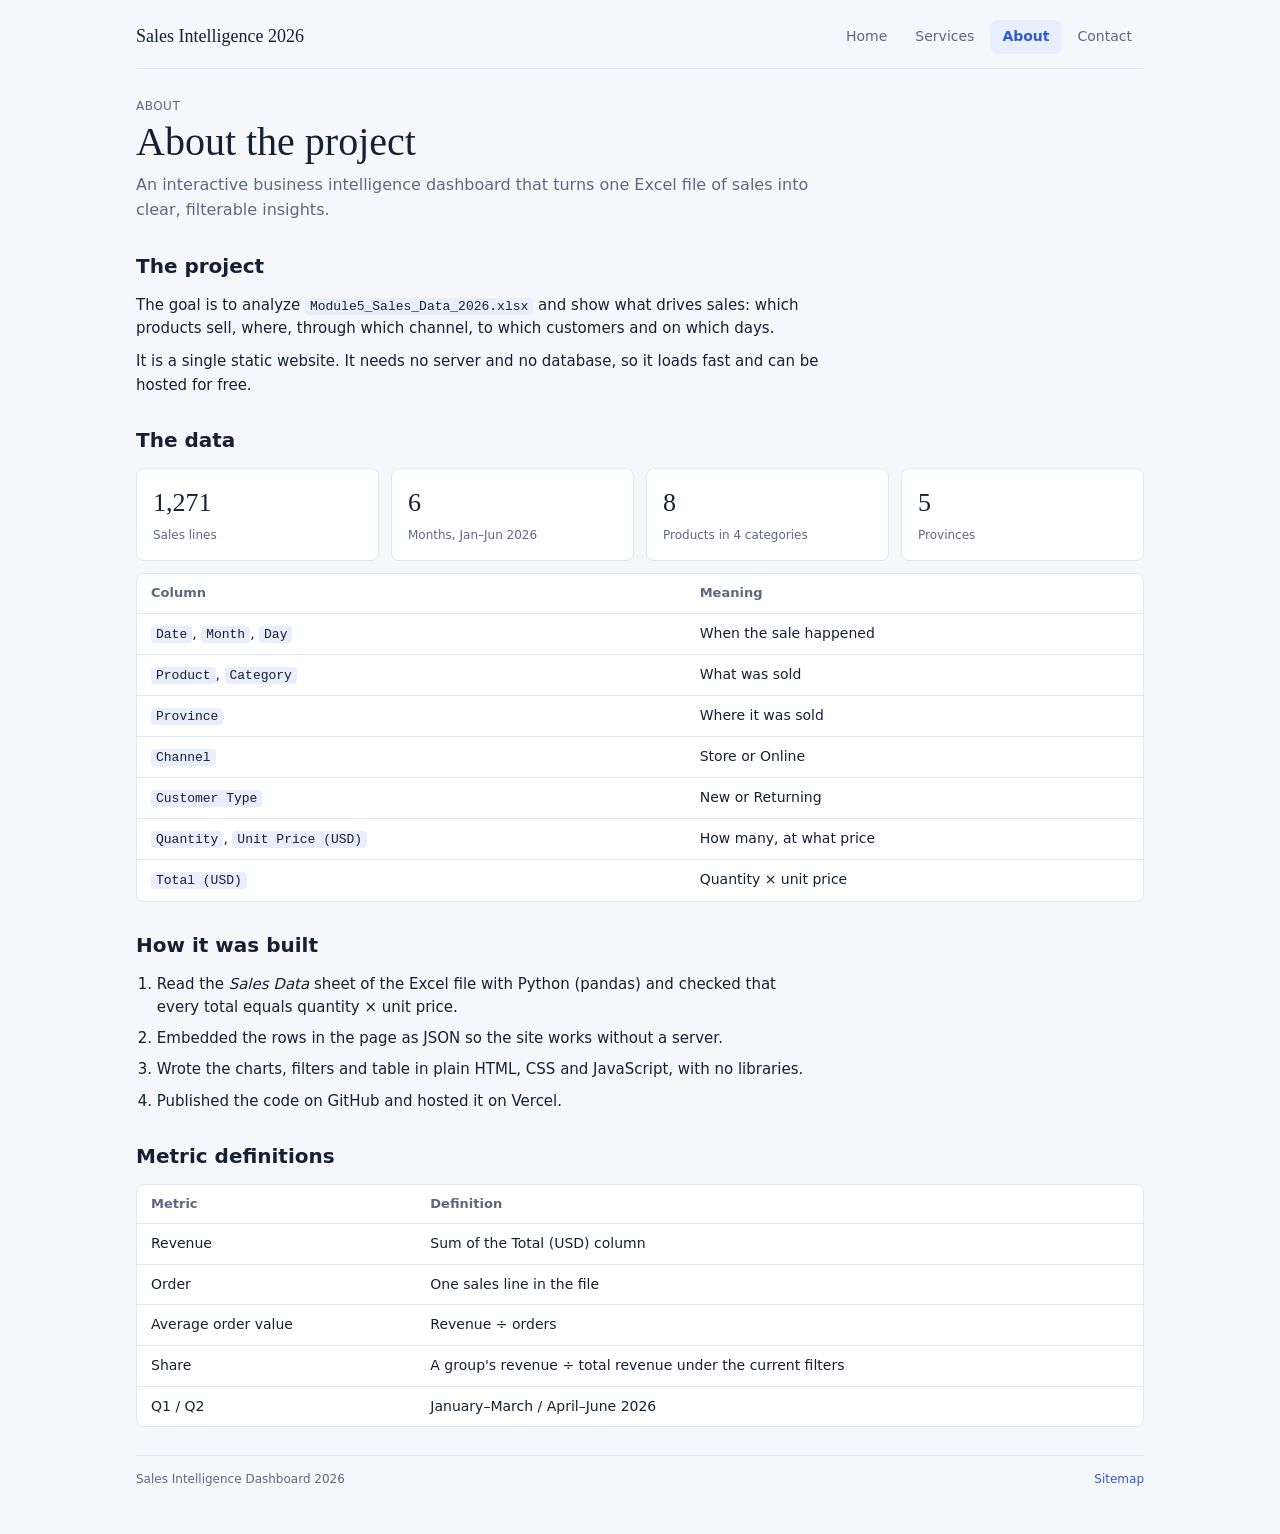
<file: about.html>
<!doctype html>
<html lang="en">
<head>
<meta charset="utf-8">
<meta name="viewport" content="width=device-width, initial-scale=1">
<title>About · Sales Intelligence Dashboard 2026</title>
<meta name="description" content="About the Sales Intelligence Dashboard 2026 project: its goal, the sales data behind it, how it was built and how each metric is defined.">
<link rel="stylesheet" href="site.css">
</head>
<body>
<div class="wrap">
  <nav class="topnav" aria-label="Main">
    <a class="brand" href="index.html">Sales Intelligence 2026</a>
    <div class="links">
      <a href="index.html">Home</a>
      <a href="services.html">Services</a>
      <a href="about.html" aria-current="page">About</a>
      <a href="contact.html">Contact</a>
    </div>
  </nav>

  <header id="intro">
    <p class="eyebrow">About</p>
    <h1>About the project</h1>
    <p class="lead">An interactive business intelligence dashboard that turns one Excel file of sales into clear, filterable insights.</p>
  </header>

  <section id="project">
    <h2>The project</h2>
    <p>The goal is to analyze <code>Module5_Sales_Data_2026.xlsx</code> and show what drives sales: which products sell, where, through which channel, to which customers and on which days.</p>
    <p>It is a single static website. It needs no server and no database, so it loads fast and can be hosted for free.</p>
  </section>

  <section id="data">
    <h2>The data</h2>
    <div class="facts">
      <div class="fact"><b>1,271</b><span>Sales lines</span></div>
      <div class="fact"><b>6</b><span>Months, Jan–Jun 2026</span></div>
      <div class="fact"><b>8</b><span>Products in 4 categories</span></div>
      <div class="fact"><b>5</b><span>Provinces</span></div>
    </div>
    <div class="tbox" style="margin-top:12px">
      <table>
        <thead><tr><th>Column</th><th>Meaning</th></tr></thead>
        <tbody>
          <tr><td><code>Date</code>, <code>Month</code>, <code>Day</code></td><td>When the sale happened</td></tr>
          <tr><td><code>Product</code>, <code>Category</code></td><td>What was sold</td></tr>
          <tr><td><code>Province</code></td><td>Where it was sold</td></tr>
          <tr><td><code>Channel</code></td><td>Store or Online</td></tr>
          <tr><td><code>Customer Type</code></td><td>New or Returning</td></tr>
          <tr><td><code>Quantity</code>, <code>Unit Price (USD)</code></td><td>How many, at what price</td></tr>
          <tr><td><code>Total (USD)</code></td><td>Quantity × unit price</td></tr>
        </tbody>
      </table>
    </div>
  </section>

  <section id="how-built">
    <h2>How it was built</h2>
    <ol class="steps">
      <li>Read the <em>Sales Data</em> sheet of the Excel file with Python (pandas) and checked that every total equals quantity × unit price.</li>
      <li>Embedded the rows in the page as JSON so the site works without a server.</li>
      <li>Wrote the charts, filters and table in plain HTML, CSS and JavaScript, with no libraries.</li>
      <li>Published the code on GitHub and hosted it on Vercel.</li>
    </ol>
  </section>

  <section id="definitions">
    <h2>Metric definitions</h2>
    <div class="tbox">
      <table>
        <thead><tr><th>Metric</th><th>Definition</th></tr></thead>
        <tbody>
          <tr><td>Revenue</td><td>Sum of the Total (USD) column</td></tr>
          <tr><td>Order</td><td>One sales line in the file</td></tr>
          <tr><td>Average order value</td><td>Revenue ÷ orders</td></tr>
          <tr><td>Share</td><td>A group's revenue ÷ total revenue under the current filters</td></tr>
          <tr><td>Q1 / Q2</td><td>January–March / April–June 2026</td></tr>
        </tbody>
      </table>
    </div>
  </section>

  <footer class="foot">
    <span>Sales Intelligence Dashboard 2026</span>
    <a href="sitemap.html">Sitemap</a>
  </footer>
</div>
</body>
</html>
</file>
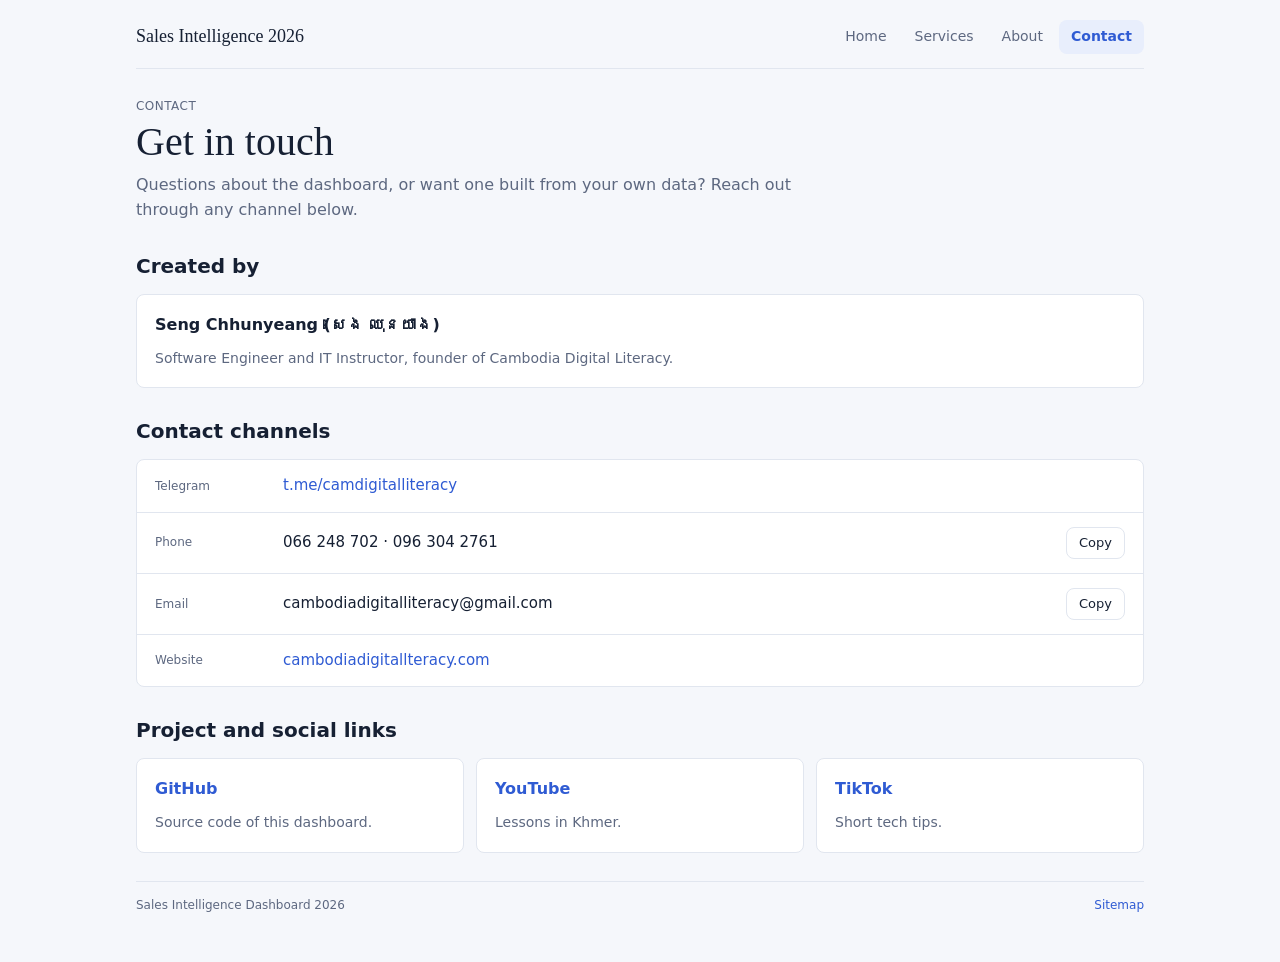
<file: contact.html>
<!doctype html>
<html lang="en">
<head>
<meta charset="utf-8">
<meta name="viewport" content="width=device-width, initial-scale=1">
<title>Contact · Sales Intelligence Dashboard 2026</title>
<meta name="description" content="Contact the creator of the Sales Intelligence Dashboard 2026 and find the project source code.">
<link rel="stylesheet" href="site.css">
</head>
<body>
<div class="wrap">
  <nav class="topnav" aria-label="Main">
    <a class="brand" href="index.html">Sales Intelligence 2026</a>
    <div class="links">
      <a href="index.html">Home</a>
      <a href="services.html">Services</a>
      <a href="about.html">About</a>
      <a href="contact.html" aria-current="page">Contact</a>
    </div>
  </nav>

  <header id="intro">
    <p class="eyebrow">Contact</p>
    <h1>Get in touch</h1>
    <p class="lead">Questions about the dashboard, or want one built from your own data? Reach out through any channel below.</p>
  </header>

  <section id="creator">
    <h2>Created by</h2>
    <div class="card">
      <h3>Seng Chhunyeang (សេង ឈុនយាង)</h3>
      <p>Software Engineer and IT Instructor, founder of Cambodia Digital Literacy.</p>
    </div>
  </section>

  <section id="channels">
    <h2>Contact channels</h2>
    <div class="contact-list">
      <div class="contact-row"><span class="k">Telegram</span><a class="v" href="https://t.me/camdigitalliteracy" target="_blank" rel="noopener">t.me/camdigitalliteracy</a></div>
      <div class="contact-row"><span class="k">Phone</span><span class="v">066 248 702 · 096 304 2761</span><button class="copy" type="button" data-copy="066 248 702">Copy</button></div>
      <div class="contact-row"><span class="k">Email</span><span class="v">cambodiadigitalliteracy@gmail.com</span><button class="copy" type="button" data-copy="cambodiadigitalliteracy@gmail.com">Copy</button></div>
      <div class="contact-row"><span class="k">Website</span><a class="v" href="https://cambodiadigitallteracy.com" target="_blank" rel="noopener">cambodiadigitallteracy.com</a></div>
    </div>
  </section>

  <section id="links">
    <h2>Project and social links</h2>
    <div class="cards">
      <a class="card" href="https://github.com/sengchhunyeang/Sales_Intelligence_Dashboard" target="_blank" rel="noopener"><h3>GitHub</h3><p>Source code of this dashboard.</p></a>
      <a class="card" href="https://www.youtube.com/@CambodiaDigitalLiteracy" target="_blank" rel="noopener"><h3>YouTube</h3><p>Lessons in Khmer.</p></a>
      <a class="card" href="https://www.tiktok.com/@cambodia.digital" target="_blank" rel="noopener"><h3>TikTok</h3><p>Short tech tips.</p></a>
    </div>
  </section>

  <footer class="foot">
    <span>Sales Intelligence Dashboard 2026</span>
    <a href="sitemap.html">Sitemap</a>
  </footer>
</div>
<script>
document.querySelectorAll('.copy').forEach((b) => b.addEventListener('click', async () => {
  try { await navigator.clipboard.writeText(b.dataset.copy); b.textContent = 'Copied'; }
  catch (e) { b.textContent = 'Select the text to copy'; }
  setTimeout(() => { b.textContent = 'Copy'; }, 1800);
}));
</script>
</body>
</html>
</file>
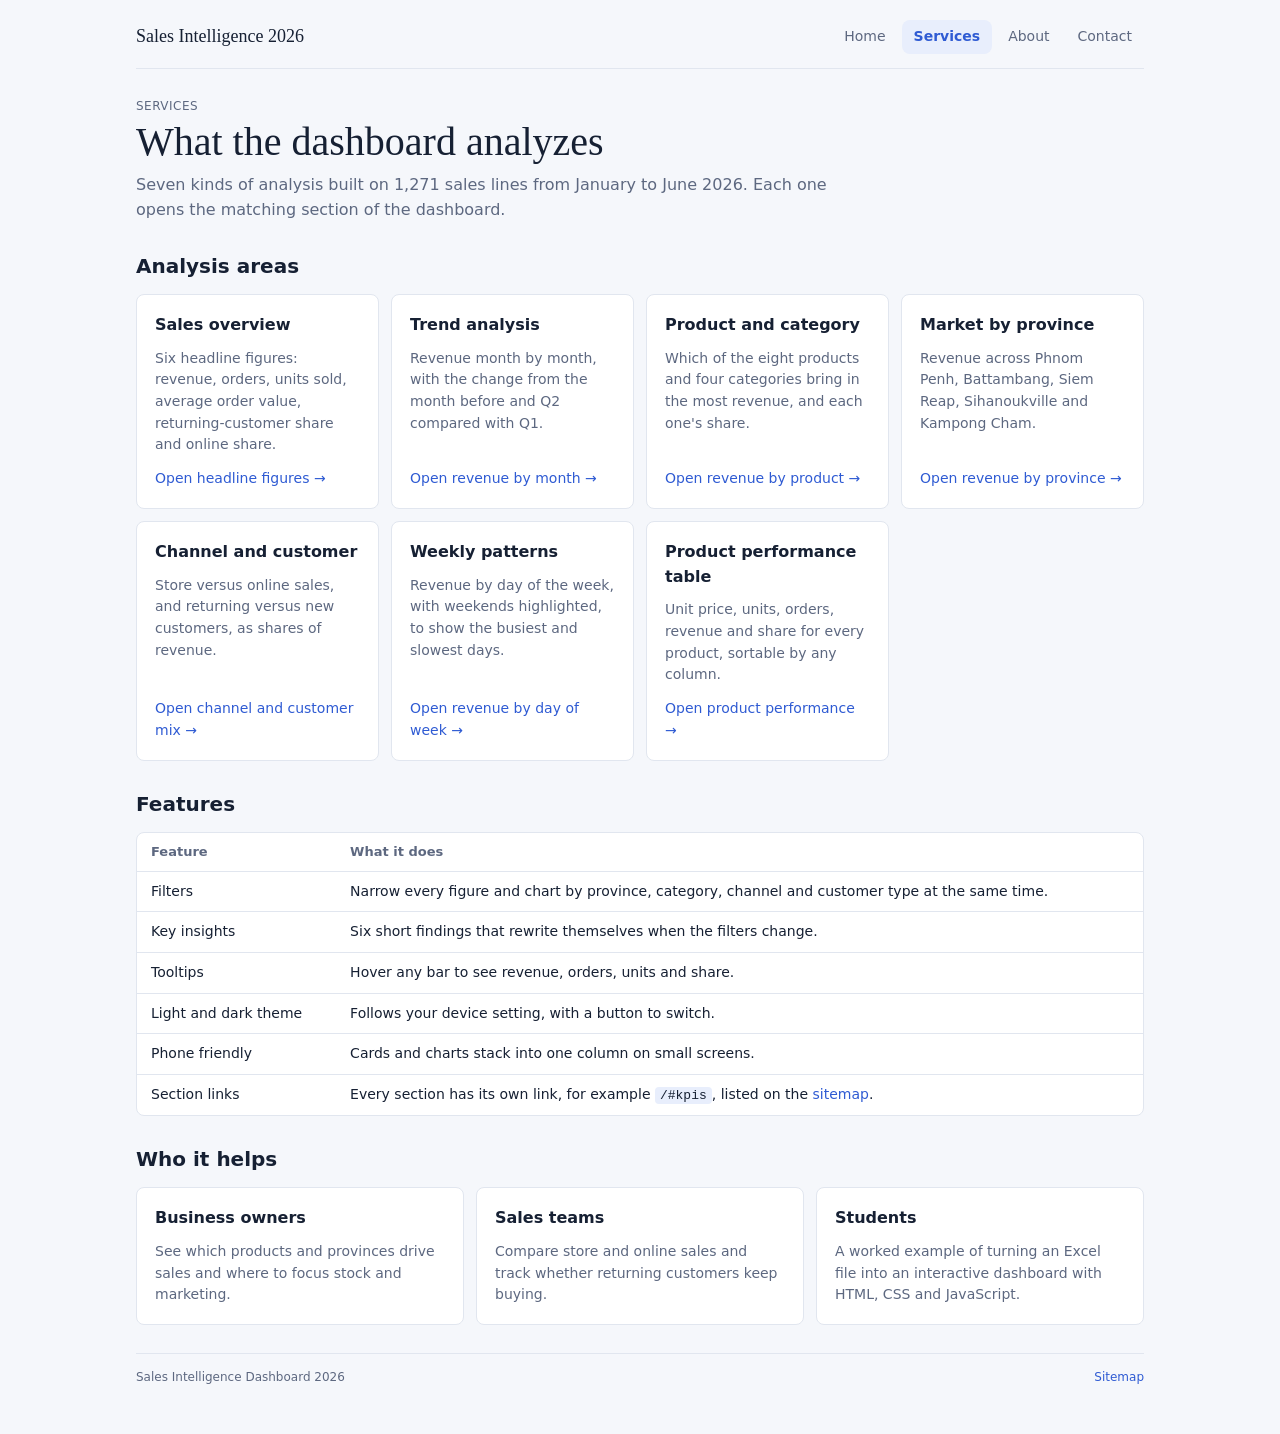
<file: services.html>
<!doctype html>
<html lang="en">
<head>
<meta charset="utf-8">
<meta name="viewport" content="width=device-width, initial-scale=1">
<title>Services · Sales Intelligence Dashboard 2026</title>
<meta name="description" content="What the Sales Intelligence Dashboard 2026 analyzes: sales overview, trends, products, markets, channels, customers and weekly patterns.">
<link rel="stylesheet" href="site.css">
</head>
<body>
<div class="wrap">
  <nav class="topnav" aria-label="Main">
    <a class="brand" href="index.html">Sales Intelligence 2026</a>
    <div class="links">
      <a href="index.html">Home</a>
      <a href="services.html" aria-current="page">Services</a>
      <a href="about.html">About</a>
      <a href="contact.html">Contact</a>
    </div>
  </nav>

  <header id="intro">
    <p class="eyebrow">Services</p>
    <h1>What the dashboard analyzes</h1>
    <p class="lead">Seven kinds of analysis built on 1,271 sales lines from January to June 2026. Each one opens the matching section of the dashboard.</p>
  </header>

  <section id="analysis">
    <h2>Analysis areas</h2>
    <div class="cards">
      <article class="card">
        <h3>Sales overview</h3>
        <p>Six headline figures: revenue, orders, units sold, average order value, returning-customer share and online share.</p>
        <a class="go" href="index.html#kpis">Open headline figures →</a>
      </article>
      <article class="card">
        <h3>Trend analysis</h3>
        <p>Revenue month by month, with the change from the month before and Q2 compared with Q1.</p>
        <a class="go" href="index.html#monthly">Open revenue by month →</a>
      </article>
      <article class="card">
        <h3>Product and category</h3>
        <p>Which of the eight products and four categories bring in the most revenue, and each one's share.</p>
        <a class="go" href="index.html#products">Open revenue by product →</a>
      </article>
      <article class="card">
        <h3>Market by province</h3>
        <p>Revenue across Phnom Penh, Battambang, Siem Reap, Sihanoukville and Kampong Cham.</p>
        <a class="go" href="index.html#provinces">Open revenue by province →</a>
      </article>
      <article class="card">
        <h3>Channel and customer</h3>
        <p>Store versus online sales, and returning versus new customers, as shares of revenue.</p>
        <a class="go" href="index.html#mix">Open channel and customer mix →</a>
      </article>
      <article class="card">
        <h3>Weekly patterns</h3>
        <p>Revenue by day of the week, with weekends highlighted, to show the busiest and slowest days.</p>
        <a class="go" href="index.html#weekdays">Open revenue by day of week →</a>
      </article>
      <article class="card">
        <h3>Product performance table</h3>
        <p>Unit price, units, orders, revenue and share for every product, sortable by any column.</p>
        <a class="go" href="index.html#product-table">Open product performance →</a>
      </article>
    </div>
  </section>

  <section id="features">
    <h2>Features</h2>
    <div class="tbox">
      <table>
        <thead><tr><th>Feature</th><th>What it does</th></tr></thead>
        <tbody>
          <tr><td>Filters</td><td>Narrow every figure and chart by province, category, channel and customer type at the same time.</td></tr>
          <tr><td>Key insights</td><td>Six short findings that rewrite themselves when the filters change.</td></tr>
          <tr><td>Tooltips</td><td>Hover any bar to see revenue, orders, units and share.</td></tr>
          <tr><td>Light and dark theme</td><td>Follows your device setting, with a button to switch.</td></tr>
          <tr><td>Phone friendly</td><td>Cards and charts stack into one column on small screens.</td></tr>
          <tr><td>Section links</td><td>Every section has its own link, for example <code>/#kpis</code>, listed on the <a href="sitemap.html">sitemap</a>.</td></tr>
        </tbody>
      </table>
    </div>
  </section>

  <section id="use-cases">
    <h2>Who it helps</h2>
    <div class="cards">
      <article class="card"><h3>Business owners</h3><p>See which products and provinces drive sales and where to focus stock and marketing.</p></article>
      <article class="card"><h3>Sales teams</h3><p>Compare store and online sales and track whether returning customers keep buying.</p></article>
      <article class="card"><h3>Students</h3><p>A worked example of turning an Excel file into an interactive dashboard with HTML, CSS and JavaScript.</p></article>
    </div>
  </section>

  <footer class="foot">
    <span>Sales Intelligence Dashboard 2026</span>
    <a href="sitemap.html">Sitemap</a>
  </footer>
</div>
</body>
</html>
</file>
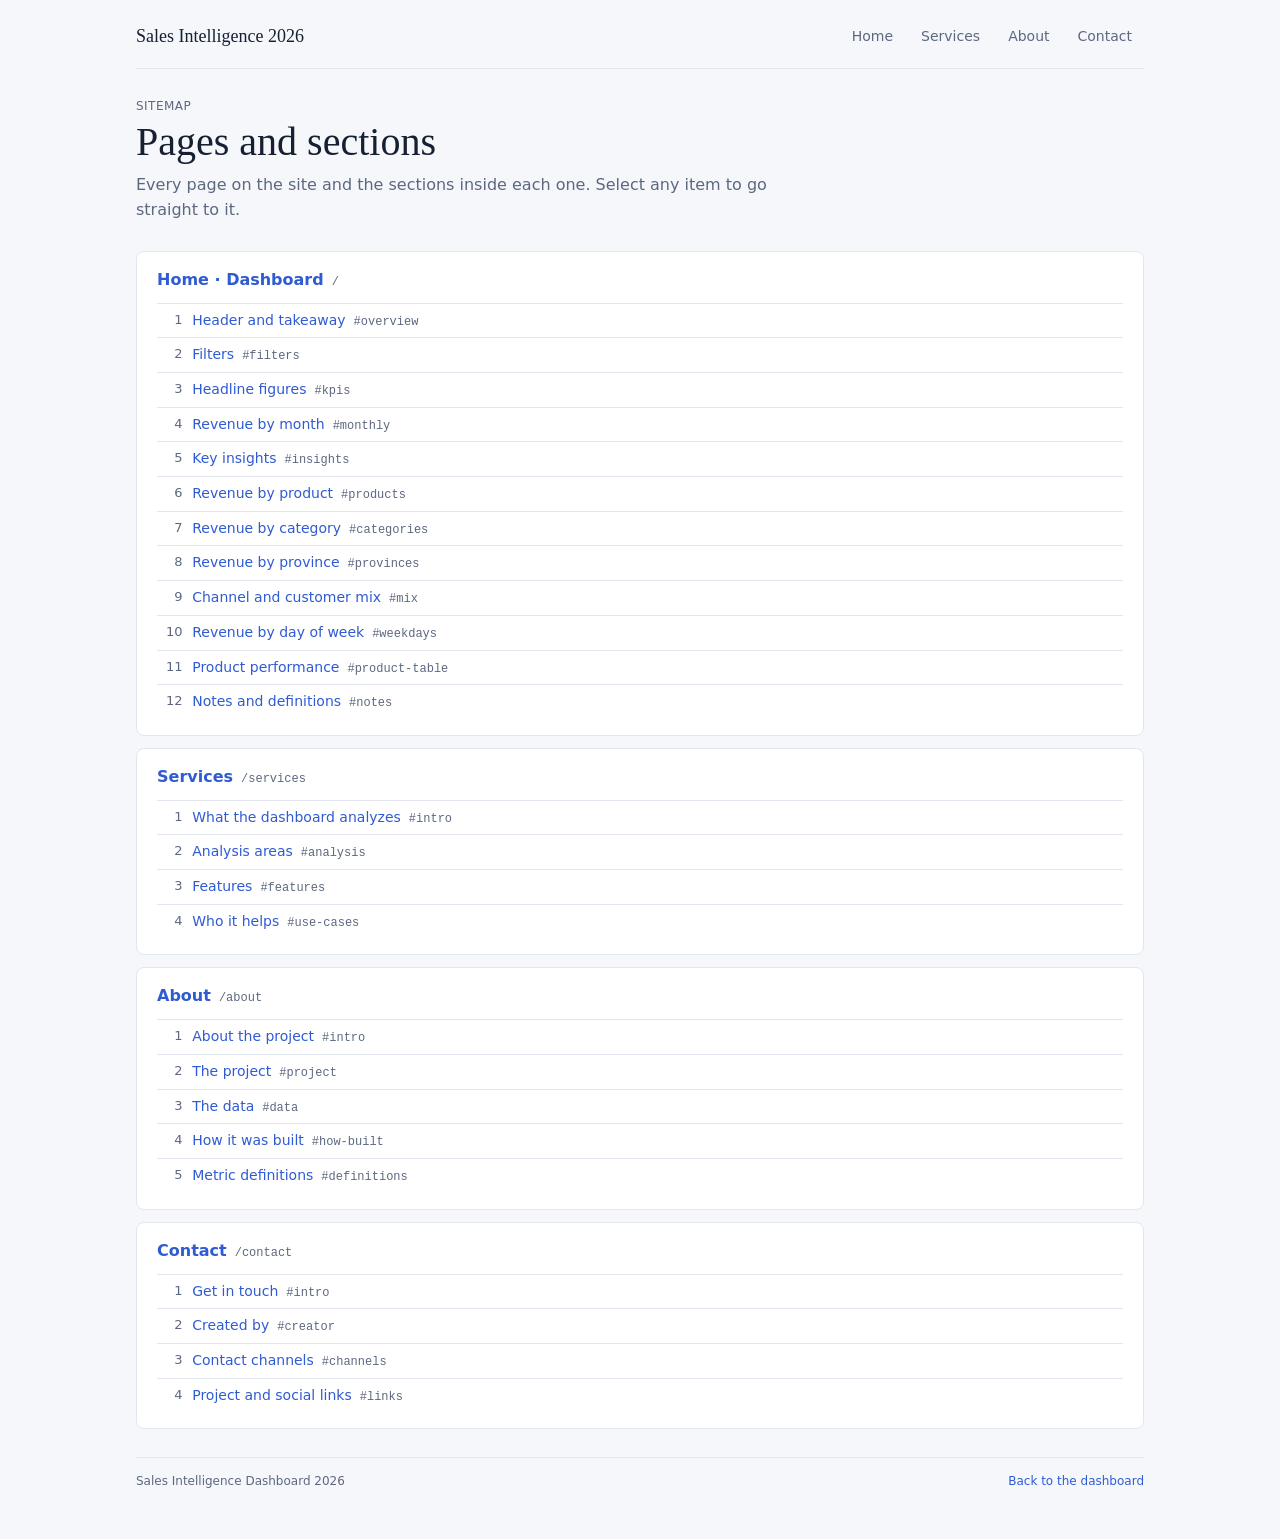
<file: sitemap.html>
<!doctype html>
<html lang="en">
<head>
<meta charset="utf-8">
<meta name="viewport" content="width=device-width, initial-scale=1">
<title>Sitemap · Sales Intelligence Dashboard 2026</title>
<meta name="description" content="Every page of the Sales Intelligence Dashboard 2026 site and the sections inside each page.">
<link rel="stylesheet" href="site.css">
</head>
<body>
<div class="wrap">
  <nav class="topnav" aria-label="Main">
    <a class="brand" href="index.html">Sales Intelligence 2026</a>
    <div class="links">
      <a href="index.html">Home</a>
      <a href="services.html">Services</a>
      <a href="about.html">About</a>
      <a href="contact.html">Contact</a>
    </div>
  </nav>

  <header>
    <p class="eyebrow">Sitemap</p>
    <h1>Pages and sections</h1>
    <p class="lead">Every page on the site and the sections inside each one. Select any item to go straight to it.</p>
  </header>

  <div class="tree">
    <section class="page" id="home">
      <a href="index.html">Home · Dashboard</a><span class="path">/</span>
      <ol>
        <li><a href="index.html#overview">Header and takeaway</a><span class="hash">#overview</span></li>
        <li><a href="index.html#filters">Filters</a><span class="hash">#filters</span></li>
        <li><a href="index.html#kpis">Headline figures</a><span class="hash">#kpis</span></li>
        <li><a href="index.html#monthly">Revenue by month</a><span class="hash">#monthly</span></li>
        <li><a href="index.html#insights">Key insights</a><span class="hash">#insights</span></li>
        <li><a href="index.html#products">Revenue by product</a><span class="hash">#products</span></li>
        <li><a href="index.html#categories">Revenue by category</a><span class="hash">#categories</span></li>
        <li><a href="index.html#provinces">Revenue by province</a><span class="hash">#provinces</span></li>
        <li><a href="index.html#mix">Channel and customer mix</a><span class="hash">#mix</span></li>
        <li><a href="index.html#weekdays">Revenue by day of week</a><span class="hash">#weekdays</span></li>
        <li><a href="index.html#product-table">Product performance</a><span class="hash">#product-table</span></li>
        <li><a href="index.html#notes">Notes and definitions</a><span class="hash">#notes</span></li>
      </ol>
    </section>

    <section class="page" id="services">
      <a href="services.html">Services</a><span class="path">/services</span>
      <ol>
        <li><a href="services.html#intro">What the dashboard analyzes</a><span class="hash">#intro</span></li>
        <li><a href="services.html#analysis">Analysis areas</a><span class="hash">#analysis</span></li>
        <li><a href="services.html#features">Features</a><span class="hash">#features</span></li>
        <li><a href="services.html#use-cases">Who it helps</a><span class="hash">#use-cases</span></li>
      </ol>
    </section>

    <section class="page" id="about">
      <a href="about.html">About</a><span class="path">/about</span>
      <ol>
        <li><a href="about.html#intro">About the project</a><span class="hash">#intro</span></li>
        <li><a href="about.html#project">The project</a><span class="hash">#project</span></li>
        <li><a href="about.html#data">The data</a><span class="hash">#data</span></li>
        <li><a href="about.html#how-built">How it was built</a><span class="hash">#how-built</span></li>
        <li><a href="about.html#definitions">Metric definitions</a><span class="hash">#definitions</span></li>
      </ol>
    </section>

    <section class="page" id="contact">
      <a href="contact.html">Contact</a><span class="path">/contact</span>
      <ol>
        <li><a href="contact.html#intro">Get in touch</a><span class="hash">#intro</span></li>
        <li><a href="contact.html#creator">Created by</a><span class="hash">#creator</span></li>
        <li><a href="contact.html#channels">Contact channels</a><span class="hash">#channels</span></li>
        <li><a href="contact.html#links">Project and social links</a><span class="hash">#links</span></li>
      </ol>
    </section>
  </div>

  <footer class="foot">
    <span>Sales Intelligence Dashboard 2026</span>
    <a href="index.html">Back to the dashboard</a>
  </footer>
</div>
</body>
</html>
</file>
<file: site.css>
/* Shared styles for Services, About, Contact and Sitemap pages.
   Same tokens as the dashboard (index.html) so the site reads as one. */
:root{
  --bg:#f5f7fb; --panel:#ffffff; --fg:#162033; --muted:#5d6880; --line:#e1e6ef;
  --c1:#2f5bd3; --c2:#d98a1c; --c3:#1f9e89; --c4:#c4476b; --soft:#e8eefc;
  --sans:"Segoe UI",system-ui,-apple-system,"Helvetica Neue",Arial,sans-serif;
  --serif:Georgia,"Times New Roman",serif; --mono:ui-monospace,Consolas,monospace; --r:8px;
}
@media (prefers-color-scheme:dark){:root:not([data-theme="light"]){
  --bg:#0f1420; --panel:#171e2c; --fg:#e7ebf3; --muted:#9aa5bb; --line:#283246;
  --c1:#6f93f0; --c2:#f0a843; --c3:#3fc2a9; --c4:#e2708f; --soft:#1e2944; color-scheme:dark;}}
:root[data-theme="dark"]{
  --bg:#0f1420; --panel:#171e2c; --fg:#e7ebf3; --muted:#9aa5bb; --line:#283246;
  --c1:#6f93f0; --c2:#f0a843; --c3:#3fc2a9; --c4:#e2708f; --soft:#1e2944; color-scheme:dark;}
*{box-sizing:border-box;}
html{scroll-behavior:smooth;}
[id]{scroll-margin-top:16px;}
body{margin:0;background:var(--bg);color:var(--fg);font-family:var(--sans);font-size:15px;line-height:1.55;}
.wrap{max-width:1040px;margin:0 auto;padding:20px max(16px,env(safe-area-inset-right,0px)) 48px max(16px,env(safe-area-inset-left,0px));display:flex;flex-direction:column;gap:28px;}
a{color:var(--c1);text-decoration:none;}
a:hover{text-decoration:underline;}
a:focus-visible,button:focus-visible{outline:2px solid var(--c1);outline-offset:2px;border-radius:3px;}

/* top navigation (also copied into index.html) */
.topnav{display:flex;flex-wrap:wrap;align-items:center;justify-content:space-between;gap:10px 20px;padding-bottom:14px;border-bottom:1px solid var(--line);}
.topnav .brand{font-family:var(--serif);font-size:18px;color:var(--fg);}
.topnav .links{display:flex;flex-wrap:wrap;gap:4px;}
.topnav .links a{color:var(--muted);font-size:14px;padding:6px 12px;border-radius:var(--r);}
.topnav .links a:hover{color:var(--fg);background:var(--soft);text-decoration:none;}
.topnav .links a[aria-current="page"]{color:var(--c1);background:var(--soft);font-weight:600;}

.eyebrow{margin:0;font-size:12px;color:var(--muted);letter-spacing:.04em;text-transform:uppercase;}
h1{margin:4px 0 8px;font-family:var(--serif);font-weight:400;font-size:clamp(28px,4.5vw,40px);line-height:1.15;text-wrap:balance;}
h2{margin:0 0 12px;font-size:20px;font-weight:600;text-wrap:balance;}
h3{margin:0 0 4px;font-size:16px;font-weight:600;}
p{margin:0;}
.lead{color:var(--muted);font-size:16px;max-width:68ch;}
.muted{color:var(--muted);}
section>p+p{margin-top:10px;}
section>p{max-width:72ch;}

.cards{display:grid;grid-template-columns:repeat(auto-fit,minmax(min(100%,15rem),1fr));gap:12px;}
.card{background:var(--panel);border:1px solid var(--line);border-radius:var(--r);padding:18px;display:flex;flex-direction:column;gap:6px;min-width:0;}
.card p{color:var(--muted);font-size:14px;}
.card .go{margin-top:auto;padding-top:6px;font-size:14px;}
.tag{display:inline-block;width:10px;height:10px;border-radius:2px;margin-right:8px;vertical-align:0;}

.facts{display:grid;grid-template-columns:repeat(auto-fit,minmax(min(100%,10rem),1fr));gap:12px;}
.fact{background:var(--panel);border:1px solid var(--line);border-radius:var(--r);padding:14px 16px;}
.fact b{display:block;font-family:var(--serif);font-weight:400;font-size:26px;font-variant-numeric:tabular-nums;}
.fact span{font-size:12px;color:var(--muted);}

.tbox{overflow-x:auto;background:var(--panel);border:1px solid var(--line);border-radius:var(--r);}
table{width:100%;border-collapse:collapse;font-size:14px;}
th,td{text-align:left;padding:9px 14px;border-bottom:1px solid var(--line);vertical-align:top;}
th{font-weight:600;color:var(--muted);font-size:13px;}
tr:last-child td{border-bottom:0;}
code{font-family:var(--mono);font-size:13px;background:var(--soft);padding:1px 5px;border-radius:4px;}

.steps{margin:0;padding-left:1.3rem;display:flex;flex-direction:column;gap:8px;max-width:72ch;}

.contact-list{display:flex;flex-direction:column;gap:0;background:var(--panel);border:1px solid var(--line);border-radius:var(--r);}
.contact-row{display:flex;flex-wrap:wrap;align-items:center;justify-content:space-between;gap:8px 16px;padding:14px 18px;border-bottom:1px solid var(--line);}
.contact-row:last-child{border-bottom:0;}
.contact-row .k{font-size:12px;color:var(--muted);min-width:7rem;}
.contact-row .v{flex:1 1 14rem;min-width:0;overflow-wrap:anywhere;font-variant-numeric:tabular-nums;}
.copy{font:inherit;font-size:13px;color:var(--fg);background:transparent;border:1px solid var(--line);border-radius:var(--r);padding:5px 12px;cursor:pointer;}
.copy:hover{background:var(--soft);}

/* sitemap tree */
.tree{display:flex;flex-direction:column;gap:12px;}
.tree .page{background:var(--panel);border:1px solid var(--line);border-radius:var(--r);padding:16px 20px;}
.tree .page>a{font-weight:600;font-size:16px;}
.tree .path{margin-left:8px;font-family:var(--mono);font-size:12px;color:var(--muted);}
.tree ol{margin:10px 0 0;padding:0;list-style:none;counter-reset:s;}
.tree ol>li{counter-increment:s;position:relative;padding:6px 0 6px 2.2rem;border-top:1px solid var(--line);font-size:14px;}
.tree ol>li::before{content:counter(s);position:absolute;left:0;top:6px;width:1.6rem;text-align:right;color:var(--muted);font-size:13px;font-variant-numeric:tabular-nums;}
.tree .hash{margin-left:8px;font-family:var(--mono);font-size:12px;color:var(--muted);}

.foot{font-size:12px;color:var(--muted);border-top:1px solid var(--line);padding-top:14px;display:flex;flex-wrap:wrap;gap:6px 16px;justify-content:space-between;}
</file>
